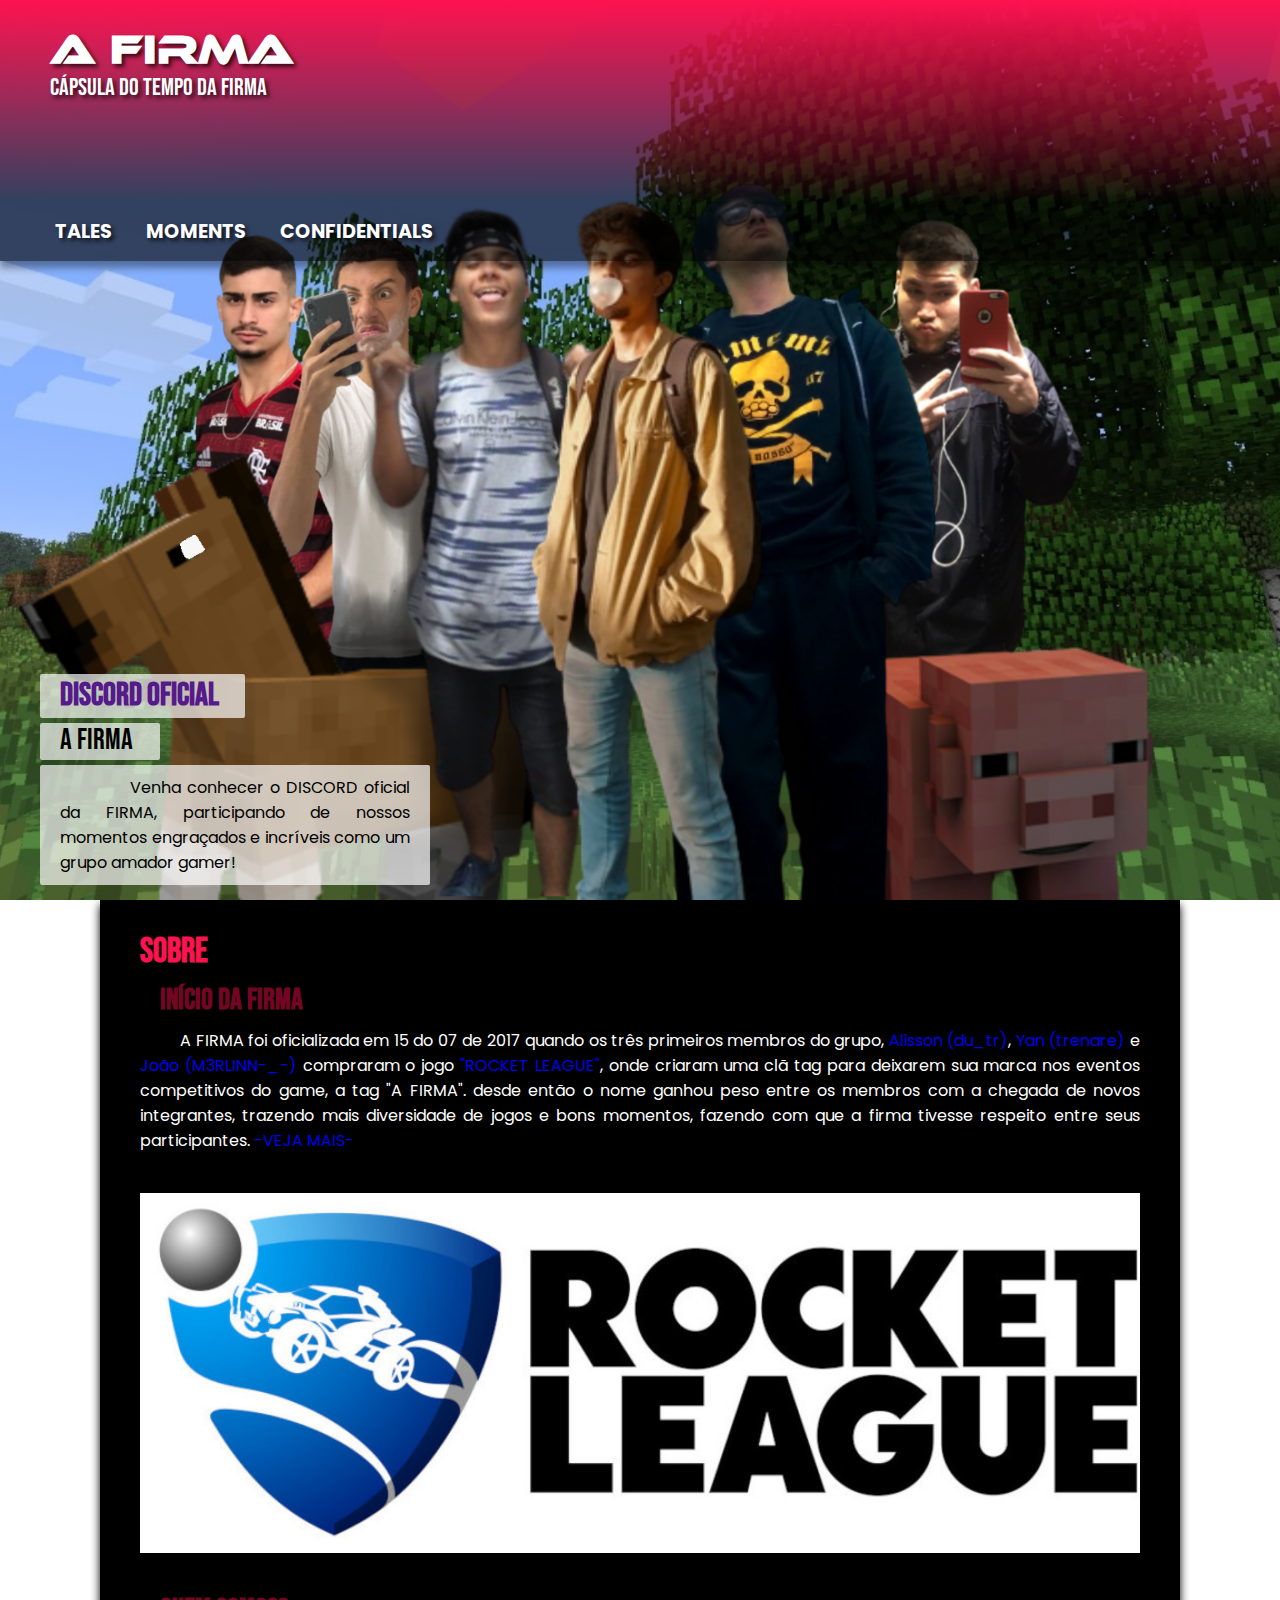
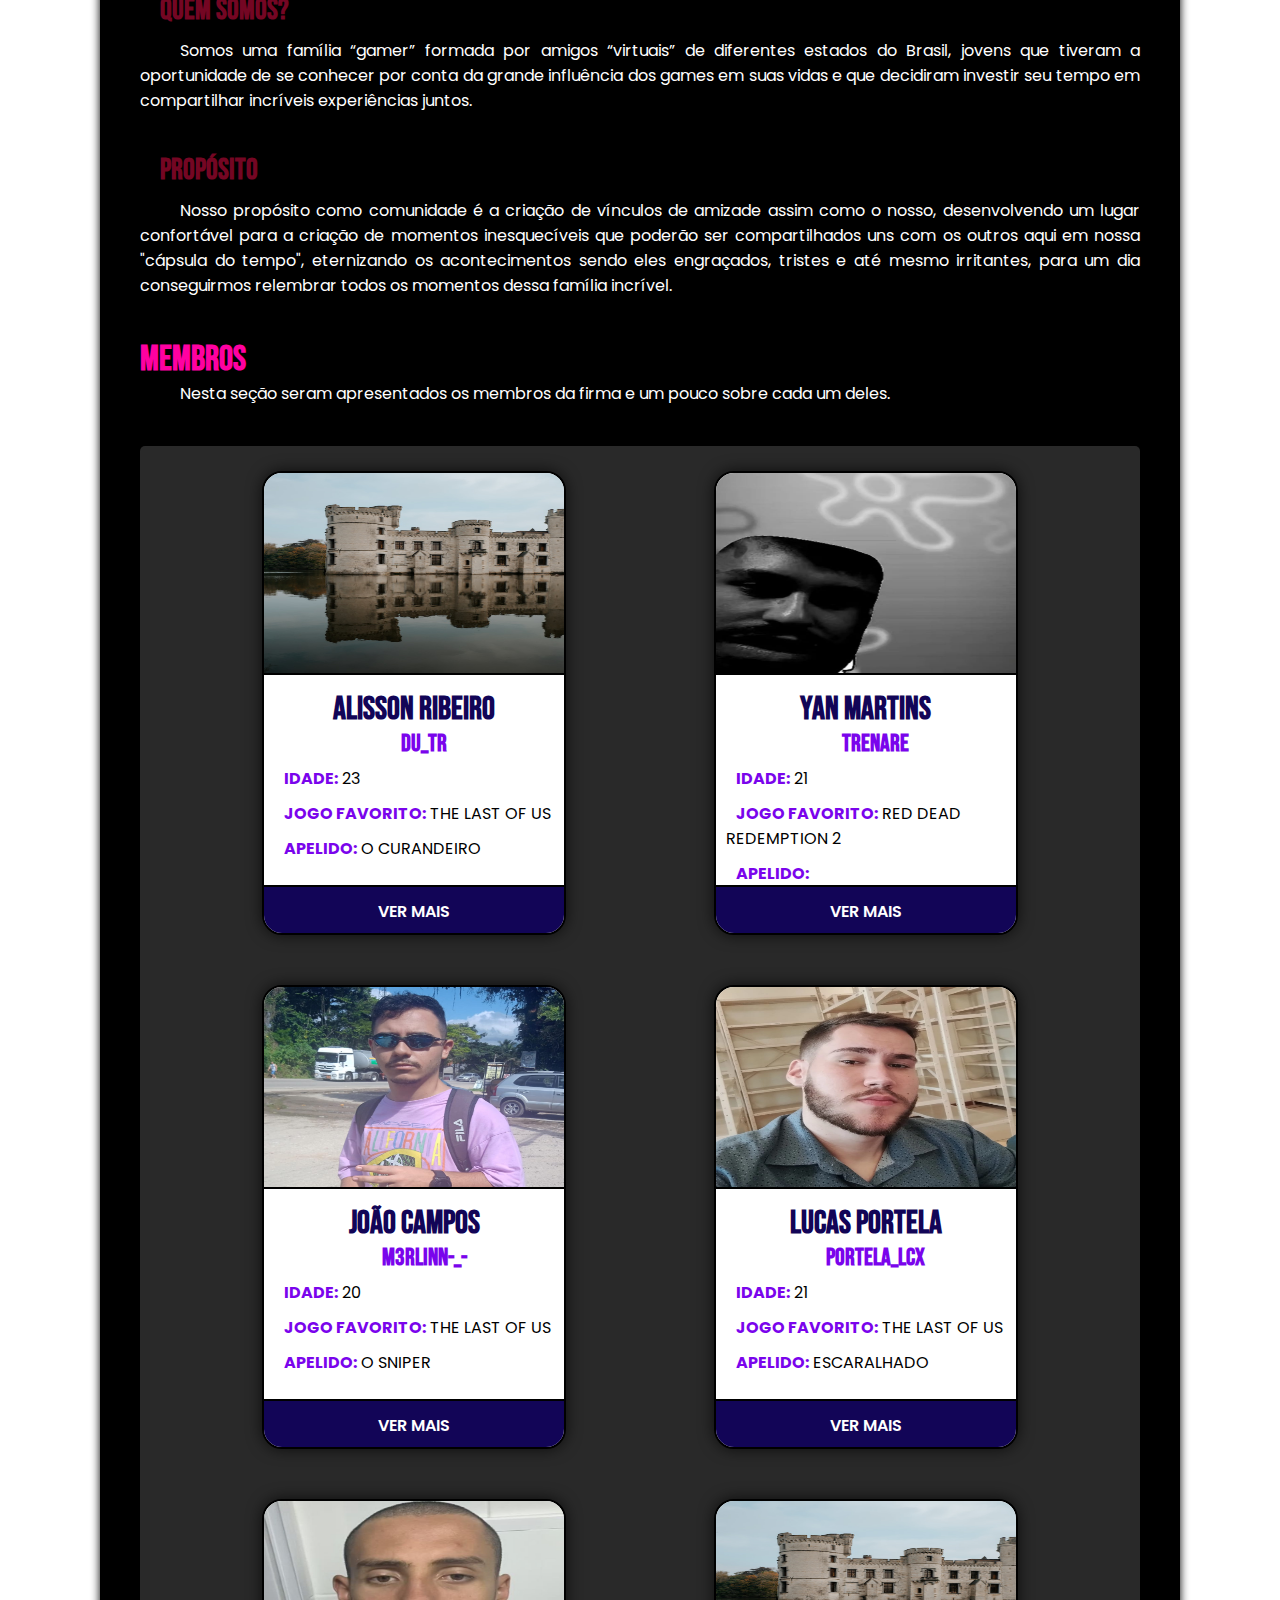
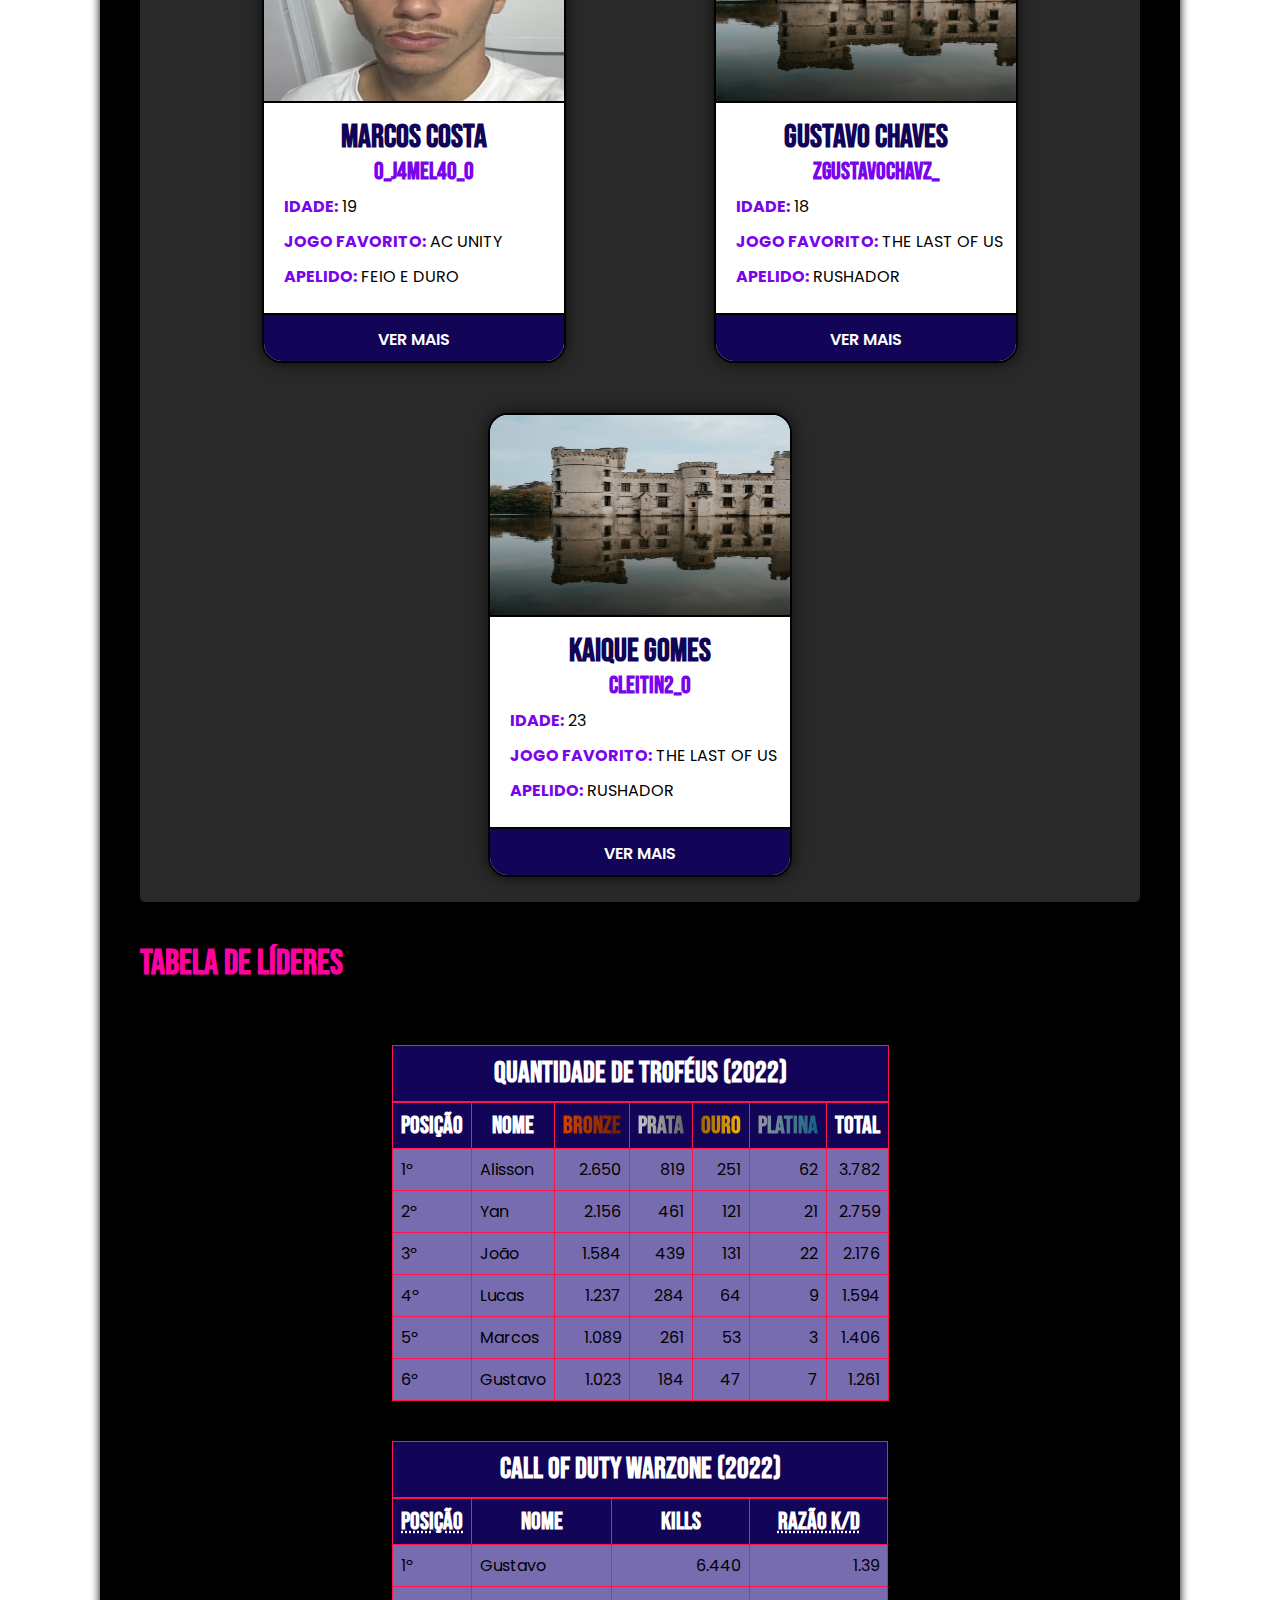
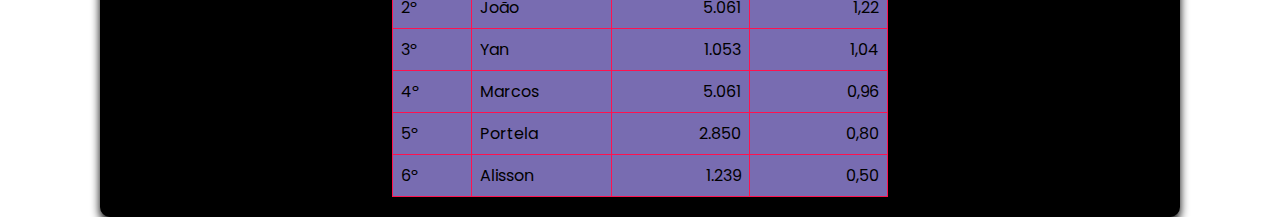
<file: index.html>
<!DOCTYPE html>
<html lang="pt-br">
<head>
    <meta charset="UTF-8">
    <meta http-equiv="X-UA-Compatible" content="IE=edge">
    <meta name="viewport" content="width=device-width, initial-scale=1.0">
    <title>A FIRMA</title>
    <link href="https://fonts.googleapis.com/icon?family=Material+Icons" rel="stylesheet">
    <link rel="stylesheet" href="./estilo/style.css">
</head>
<body>
    <div id="cabeçalho">
        <header>
            <h1>A FIRMA</h1>
            <p>Cápsula do tempo da FIRMA</p>
        </header>
        <i id="menu" class="material-icons" onclick="clickMenu()">menu</i>
        <menu id="itens">
            <nav>
                <ul>
                    <li><a href="paginas/tales.html">TALES</a></li>
                    <li><a href="">MOMENTS</a></li>
                    <li><a href="">CONFIDENTIALS</a></li>
                </ul>
            </nav>
        </menu>
        
        
        <section id="discord">
                <h1><a href="">DISCORD OFICIAL</a></h1>
                <h2>A FIRMA</h2>
                <p >Venha conhecer o DISCORD oficial da FIRMA, participando de nossos momentos engraçados e incríveis como um grupo amador gamer!</p>
        </section>
    </div>
    <main>
        <section class="conteudo">
            <h1 >SOBRE</h1>
        
                <h2>INÍCIO DA FIRMA</h2>
        
                    <p>A FIRMA foi oficializada em 15 do 07 de 2017 quando os três primeiros membros do grupo, <a href="paginas/du-tr.html">Alisson (du_tr)</a>, <a href="paginas/trenare.html">Yan (trenare)</a> e <a href="paginas/m3rlinn-_-.html">João (M3RLINN-_-)</a> compraram o jogo <a href="https://www.rocketleague.com/" target="_blank">"ROCKET LEAGUE"</a>, onde criaram uma clã tag para deixarem sua marca nos eventos competitivos do game, a tag "A FIRMA". desde então o nome ganhou peso entre os membros com a chegada de novos integrantes, trazendo mais diversidade de jogos e bons momentos, fazendo com que a firma tivesse respeito entre seus participantes. <a href="paginas/tales.html">-VEJA MAIS-</a></p>

                
                    <abbr title="Autor: Psyonix, Inc.">
                        <a href="http://www.rocketleaguegame.com/" target="_blank">
                            <picture>
                                <source media="(max-width: 600px )" srcset="imagens/Rocket_League_escudo.jpeg" class="pequena">
                                <img src="imagens/Rocket_League_logo.jpeg" alt="Logo do game ROCKET LEAGUE." class="grande">
                            </picture>
                        </a>
                    </abbr>
                
        
                <h2>QUEM SOMOS?</h2>
        
                    <p>Somos uma família “gamer” formada por amigos “virtuais” de diferentes estados do Brasil, jovens que tiveram a oportunidade de se conhecer por conta da grande influência dos games em suas vidas e que decidiram investir seu tempo em compartilhar incríveis experiências juntos.</p>
        
                <h2>PROPÓSITO</h2>
        
                    <p>Nosso propósito como comunidade é a criação de vínculos de amizade assim como o nosso, desenvolvendo um lugar confortável para a criação de momentos inesquecíveis que poderão ser compartilhados uns com os outros aqui em nossa "cápsula do tempo", eternizando os acontecimentos sendo eles engraçados, tristes e até mesmo irritantes, para um dia conseguirmos relembrar todos os momentos dessa família incrível.</p>
        </section>
        
        <section id="cards">
            <h1 class="conteudo">MEMBROS</h1>

            <p class="conteudo">Nesta seção seram apresentados os membros da firma e um pouco sobre cada um deles. </p>
        
                <section class="membros">
                    <div class="container">
                        <!--card 1-->
                        <div class="card card-1">
                            <!--card header-->
                            <div class="card-header">
                                <img src="imagens/pexels-laura-paredis-13095218.jpg" alt="" class="card-img">
                            </div>
                            <!--card header-->
                            <!--card body-->
                            <div class="card-body">
                                <h1 class="card-nome">ALISSON RIBEIRO</h1>
                                <h2 class="card-nickname">du_tr</h2>
                                <p class="card-info"><strong class="card-info">IDADE:</strong> 23</p>
                                <p class="card-info"><strong class="card-info">JOGO FAVORITO:</strong> THE LAST OF US</p>
                                <p class="card-info"><strong class="card-info">APELIDO:</strong> O CURANDEIRO</p>
                            </div>
                            <!--card body-->
                            <!--card footer-->
                            <div class="card-footer">
                                <a href="paginas/du-tr.html">VER MAIS</a>
                            </div>
                            <!--card footer-->
                        </div>
                        <!--card 1-->
                        <!--card 2-->
                        <div class="card card-2">
                            <!--card header-->
                            <div class="card-header">
                                <img src="imagens/yancard.jpeg" alt="" class="card-img" id="yan">
                            </div>
                            <!--card header-->
                            <!--card body-->
                            <div class="card-body">
                                <h1 class="card-nome">YAN MARTINS</h1>
                                <h2 class="card-nickname">trenare</h2>
                                <p class="card-info"><strong class="card-info">IDADE:</strong> 21</p>
                                <p class="card-info"><strong class="card-info">JOGO FAVORITO:</strong> RED DEAD REDEMPTION 2</p>
                                <p class="card-info"><strong class="card-info">APELIDO:</strong> </p>
                            </div>
                            <!--card body-->
                            <!--card footer-->
                            <div class="card-footer">
                                <a href="paginas/trenare.html">VER MAIS</a>
                            </div>
                            <!--card footer-->
                        </div>
                        <!--card 2-->
                        <!--card 3-->
                        <div class="card card-3">
                            <!--card header-->
                            <div class="card-header">
                                <img src="imagens/joaocard.jpeg" alt="" class="card-img" id="joao">
                            </div>
                            <!--card header-->
                            <!--card body-->
                            <div class="card-body">
                                <h1 class="card-nome">JOÃO CAMPOS</h1>
                                <h2 class="card-nickname">M3RLINN-_-</h2>
                                <p class="card-info"><strong class="card-info">IDADE:</strong> 20</p>
                                <p class="card-info"><strong class="card-info">JOGO FAVORITO:</strong> THE LAST OF US</p>
                                <p class="card-info"><strong class="card-info">APELIDO:</strong> O SNIPER</p>
                            </div>
                            <!--card body-->
                            <!--card footer-->
                            <div class="card-footer">
                                <a href="paginas/m3rlinn-_-.html">VER MAIS</a>
                            </div>
                            <!--card footer-->
                        </div>
                        <!--card 3-->
                        <!--card 4-->
                        <div class="card card-4">
                            <!--card header-->
                            <div class="card-header">
                                <img src="imagens/portelacard.jpeg" class="card-img" id="portela">
                            </div>
                            <!--card header-->
                            <!--card body-->
                            <div class="card-body">
                                <h1 class="card-nome">LUCAS PORTELA</h1>
                                <h2 class="card-nickname">Portela_LCX</h2>
                                <p class="card-info"><strong class="card-info">IDADE:</strong> 21</p>
                                <p class="card-info"><strong class="card-info">JOGO FAVORITO:</strong> THE LAST OF US</p>
                                <p class="card-info"><strong class="card-info">APELIDO:</strong> ESCARALHADO</p>
                            </div>
                            <!--card body-->
                            <!--card footer-->
                            <div class="card-footer">
                                <a href="paginas/Portela_LCX.html">VER MAIS</a>
                            </div>
                            <!--card footer-->
                        </div>
                        <!--card 4-->
                        <!--card 5-->
                        <div class="card card-5">
                            <!--card header-->
                            <div class="card-header">
                                <img src="imagens/marcoscard.jpeg" class="card-img" id="marcos">
                            </div>
                            <!--card header-->
                            <!--card body-->
                            <div class="card-body">
                                <h1 class="card-nome">MARCOS COSTA</h1>
                                <h2 class="card-nickname">o_J4MEL4O_o</h2>
                                <p class="card-info"><strong class="card-info">IDADE:</strong> 19</p>
                                <p class="card-info"><strong class="card-info">JOGO FAVORITO:</strong> AC UNITY</p>
                                <p class="card-info"><strong class="card-info">APELIDO:</strong> FEIO E DURO</p>
                            </div>
                            <!--card body-->
                            <!--card footer-->
                            <div class="card-footer">
                                <a href="#">VER MAIS</a>
                            </div>
                            <!--card footer-->
                        </div>
                        <!--card 5-->
                        <!--card 6-->
                        <div class="card card-6">
                            <!--card header-->
                            <div class="card-header">
                                <img src="imagens/pexels-laura-paredis-13095218.jpg" alt="" class="card-img">
                            </div>
                            <!--card header-->
                            <!--card body-->
                            <div class="card-body">
                                <h1 class="card-nome">GUSTAVO CHAVES</h1>
                                <h2 class="card-nickname">zGustavoChavz_</h2>
                                <p class="card-info"><strong class="card-info">IDADE:</strong> 18</p>
                                <p class="card-info"><strong class="card-info">JOGO FAVORITO:</strong> THE LAST OF US </p>
                                <p class="card-info"><strong class="card-info">APELIDO:</strong> RUSHADOR</p>
                            </div>
                            <!--card body-->
                            <!--card footer-->
                            <div class="card-footer">
                                <a href="paginas/zGustavoChavz_.html">VER MAIS</a>
                            </div>
                            <!--card footer-->
                        </div>
                        <!--card 6-->
                        <!--card 7-->
                        <div class="card card-6">
                            <!--card header-->
                            <div class="card-header">
                                <img src="imagens/pexels-laura-paredis-13095218.jpg" alt="" class="card-img" id="kaique">
                            </div>
                            <!--card header-->
                            <!--card body-->
                            <div class="card-body">
                                <h1 class="card-nome">KAIQUE GOMES</h1>
                                <h2 class="card-nickname">CLEITIN2_0</h2>
                                <p class="card-info"><strong class="card-info">IDADE:</strong> 23</p>
                                <p class="card-info"><strong class="card-info">JOGO FAVORITO:</strong> THE LAST OF US </p>
                                <p class="card-info"><strong class="card-info">APELIDO:</strong> RUSHADOR</p>
                            </div>
                            <!--card body-->
                            <!--card footer-->
                            <div class="card-footer">
                                <a href="paginas/CLEITIN2_0.html">VER MAIS</a>
                            </div>
                            <!--card footer-->
                        </div>
                        <!--card 7-->
                    
                    </div>
                </section>
        </section>

        <section id="rank">
            <h1 class="conteudo">Tabela de líderes</h1>
            
            <div class="tabelas">
                <div class="tabelagrande">
                    <table id="trofeuspsn">
                        <caption>QUANTIDADE DE TROFÉUS (2022)</caption>
                        <thead>
                            <tr>
                                <th scope="col">Posição</th>
                                <th scope="col">Nome</th>
                                <th scope="col" id="bronze">BRONZE</a></th>
                                <th scope="col" id="prata">PRATA</a></th>
                                <th scope="col" id="ouro">OURO</th>
                                <th scope="col" id="platina">PLATINA</th>
                                <th scope="col">TOTAL</th>
                            </tr>
                        </thead>
                    
                        <tbody>
                            <tr>
                                <td>1º</td>
                                <td><a href="paginas/du-tr.html">Alisson</a></td>
                                <td class="num">2.650</td>
                                <td class="num">819</td>
                                <td class="num">251</td>
                                <td class="num">62</td>
                                <td class="num">3.782</td>
                            </tr>
                            <tr>
                                <td>2º</td>
                                <td><a href="paginas/trenare.html">Yan</a></td>
                                <td class="num">2.156</td>
                                <td class="num">461</td>
                                <td class="num">121</td>
                                <td class="num">21</td>
                                <td class="num">2.759</td>
                            </tr>
                            <tr>
                                <td>3º</td>
                                <td><a href="paginas/m3rlinn-_-.html">João</a></td>
                                <td class="num">1.584</td>
                                <td class="num">439</td>
                                <td class="num">131</td>
                                <td class="num">22</td>
                                <td class="num">2.176</td>
                            </tr>
                            <tr>
                                <td>4º</td>
                                <td>Lucas</td>
                                <td class="num">1.237</td>
                                <td class="num">284</td>
                                <td class="num">64</td>
                                <td class="num">9</td>
                                <td class="num">1.594</td>
                            </tr>
                            <tr>
                                <td>5º</td>
                                <td>Marcos</td>
                                <td class="num">1.089</td>
                                <td class="num">261</td>
                                <td class="num">53</td>
                                <td class="num">3</td>
                                <td class="num">1.406</td>
                            </tr>
                            <tr>
                                <td>6º</td>
                                <td>Gustavo</td>
                                <td class="num">1.023</td>
                                <td class="num">184</td>
                                <td class="num">47</td>
                                <td class="num">7</td>
                                <td class="num">1.261</td>
                            </tr>
                        </tbody>
                    </table>
                </div>
                <div class="tabelagrande">
                    <table id="cod">
                        <caption>Call of Duty Warzone (2022)</caption>
                        <thead>
                            <th scope="col"><abbr title="A posição foi definida se baseando na razão">Posição</abbr></th>
                            <th scope="col" style="width:123px">Nome</th>
                            <th scope="col" style="width:121px">Kills</th>
                            <th scope="col" style="width:121px"><abbr title="Razão de Kill(matou)/Death(morreu)">Razão K/D</abbr></th>
                        </thead>
                        <tbody>
                            <tr>
                                <td>1º</td>
                                <td>Gustavo</td>
                                <td class="num">6.440</td>
                                <td class="num">1.39</td>
                            </tr>
                            <tr>
                                <td>2º</td>
                                <td>João</td>
                                <td class="num">5.061</td>
                                <td class="num">1,22</td>
                            </tr>
                            <tr>
                                <td>3º</td>
                                <td>Yan</td>
                                <td class="num">1.053</td>
                                <td class="num">1,04</td>
                            </tr>
                            <tr>
                                <td>4º</td>
                                <td>Marcos</td>
                                <td class="num">5.061</td>
                                <td class="num">0,96</td>
                            </tr>
                            <tr>
                                <td>5º</td>
                                <td>Portela</td>
                                <td class="num">2.850</td>
                                <td class="num">0,80</td>
                            </tr>
                            <tr>
                                <td>6º</td>
                                <td>Alisson</td>
                                <td class="num">1.239</td>
                                <td class="num">0,50</td>
                            </tr>
                        </tbody>
                    </table>
                </div>
            </div>

        </section>
    </main>
    <footer>
        <p>
            
        </p>
    </footer>
    
    <script>
        function clickMenu(){
            if(itens.style.display == 'block'){
                itens.style.display = 'none'
            } else {
                itens.style.display = 'block'
            }
        }
    </script>
    
</body>
</html>
</file>
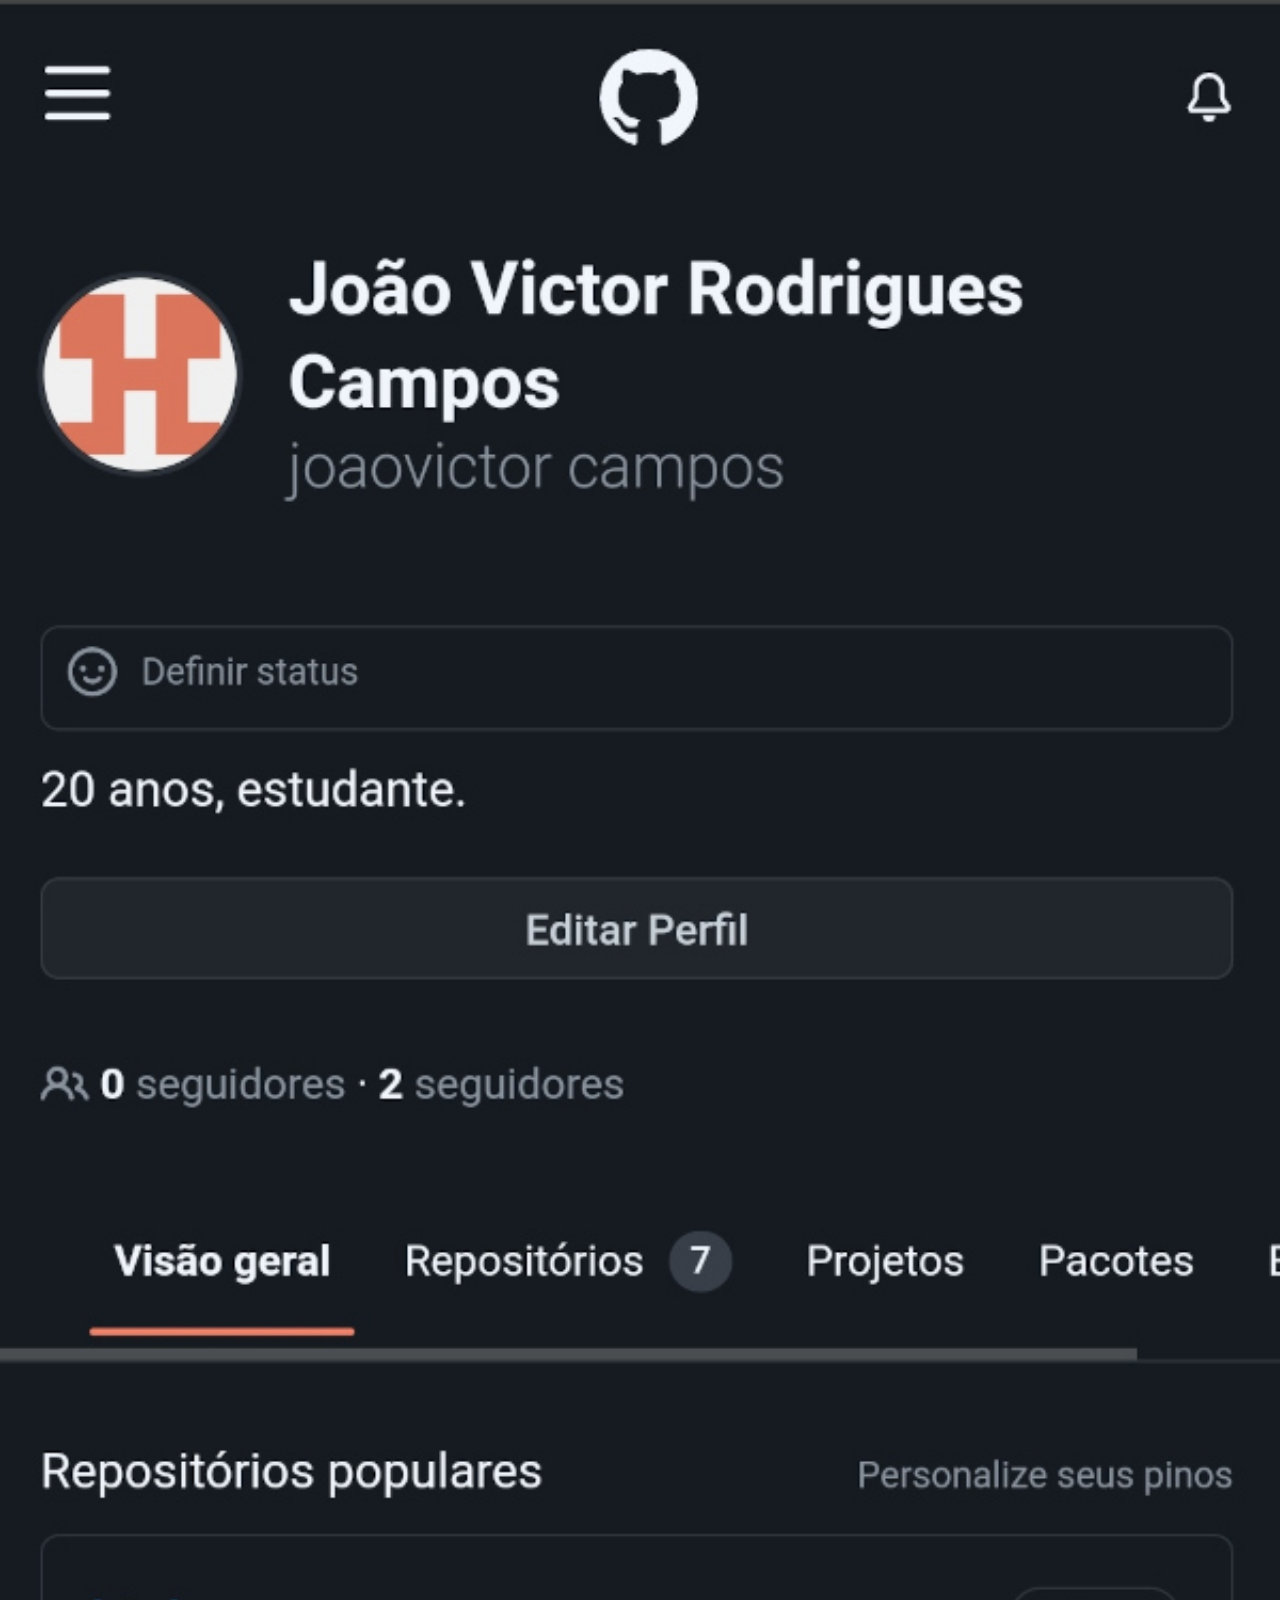
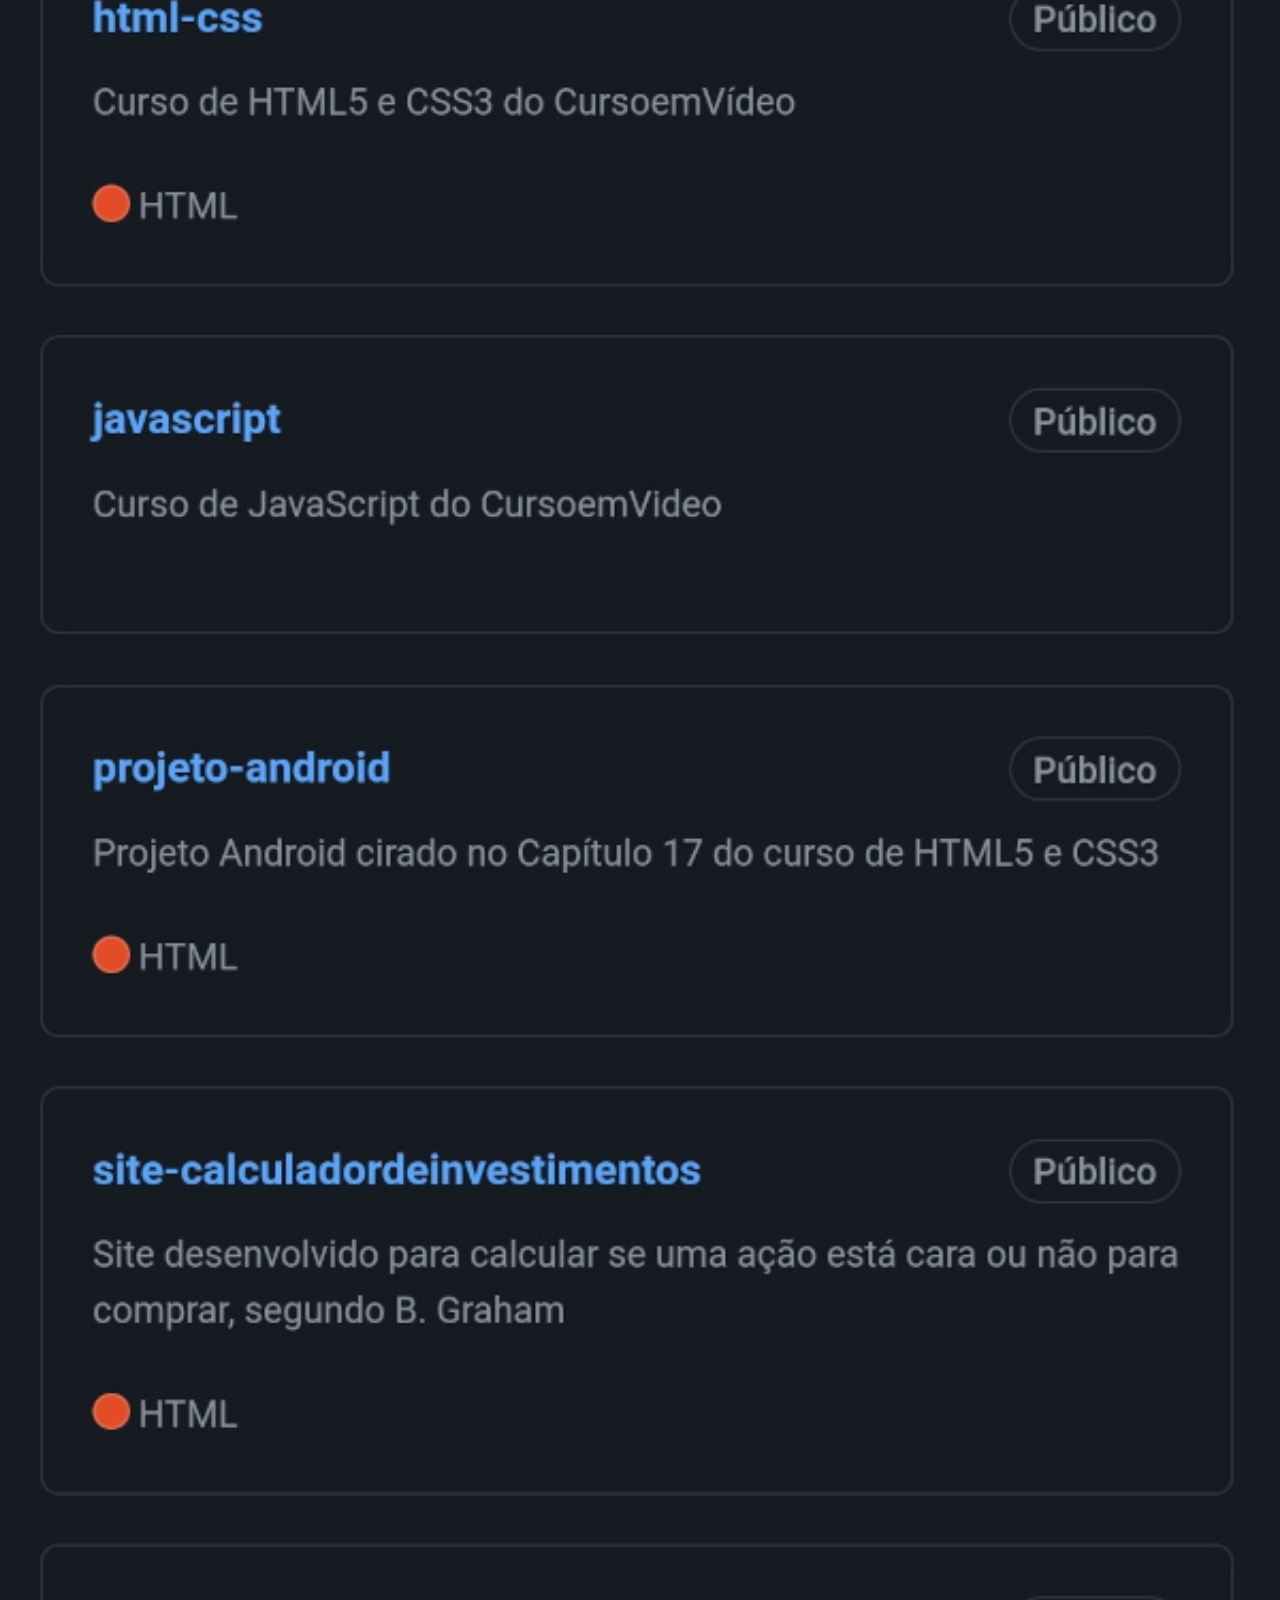
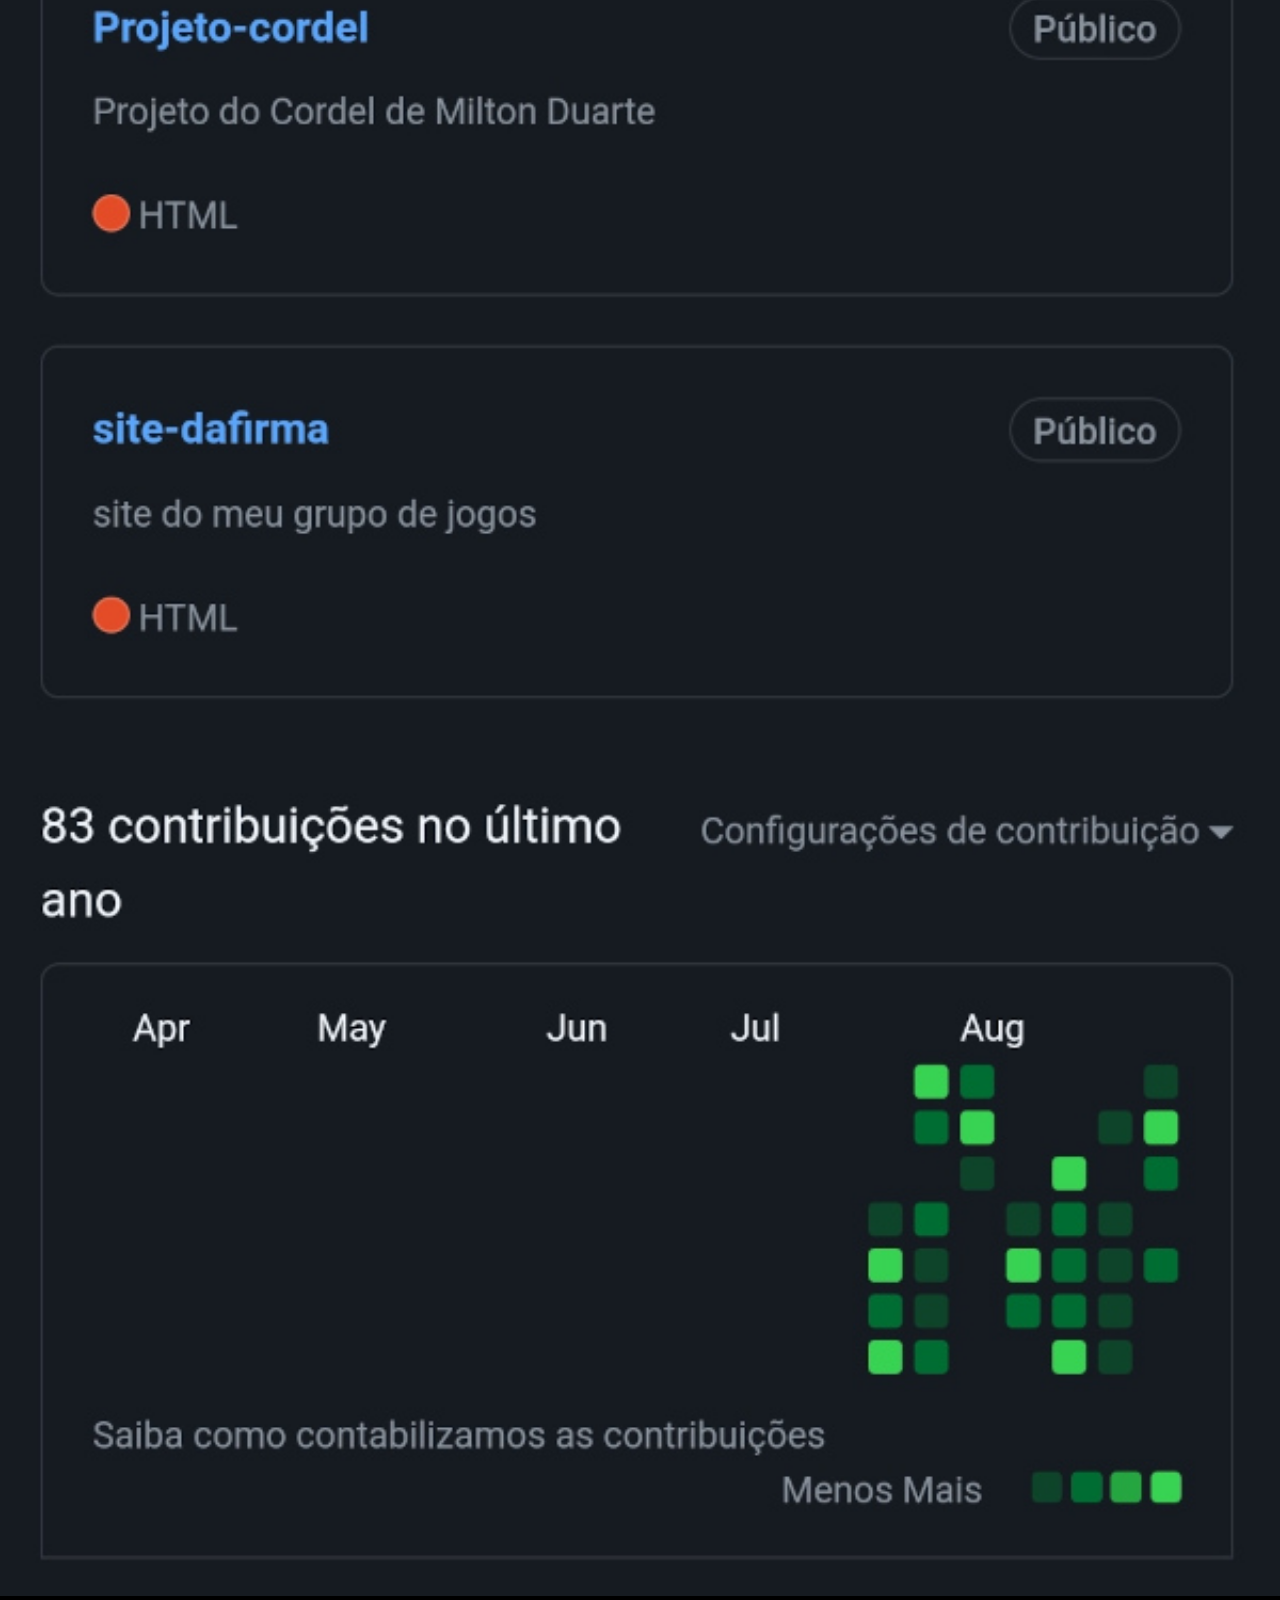
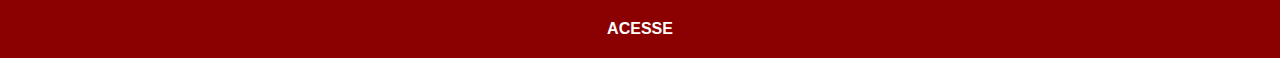
<file: paginas iframe/github-joao.html>
<!DOCTYPE html>
<html lang="pt-br">
<head>
    <meta charset="UTF-8">
    <meta http-equiv="X-UA-Compatible" content="IE=edge">
    <meta name="viewport" content="width=device-width, initial-scale=1.0">
    <title>Instagram João</title>
    <link rel="stylesheet" href="../estilo/social.css">
</head>
<body>
    <img src="../imagens/GITHUB-joão.jpg" alt="Tela instagram">
    <a href="https://github.com/joaovictorcampos" target="_blank">ACESSE</a>
    
</body>
</html>
</file>
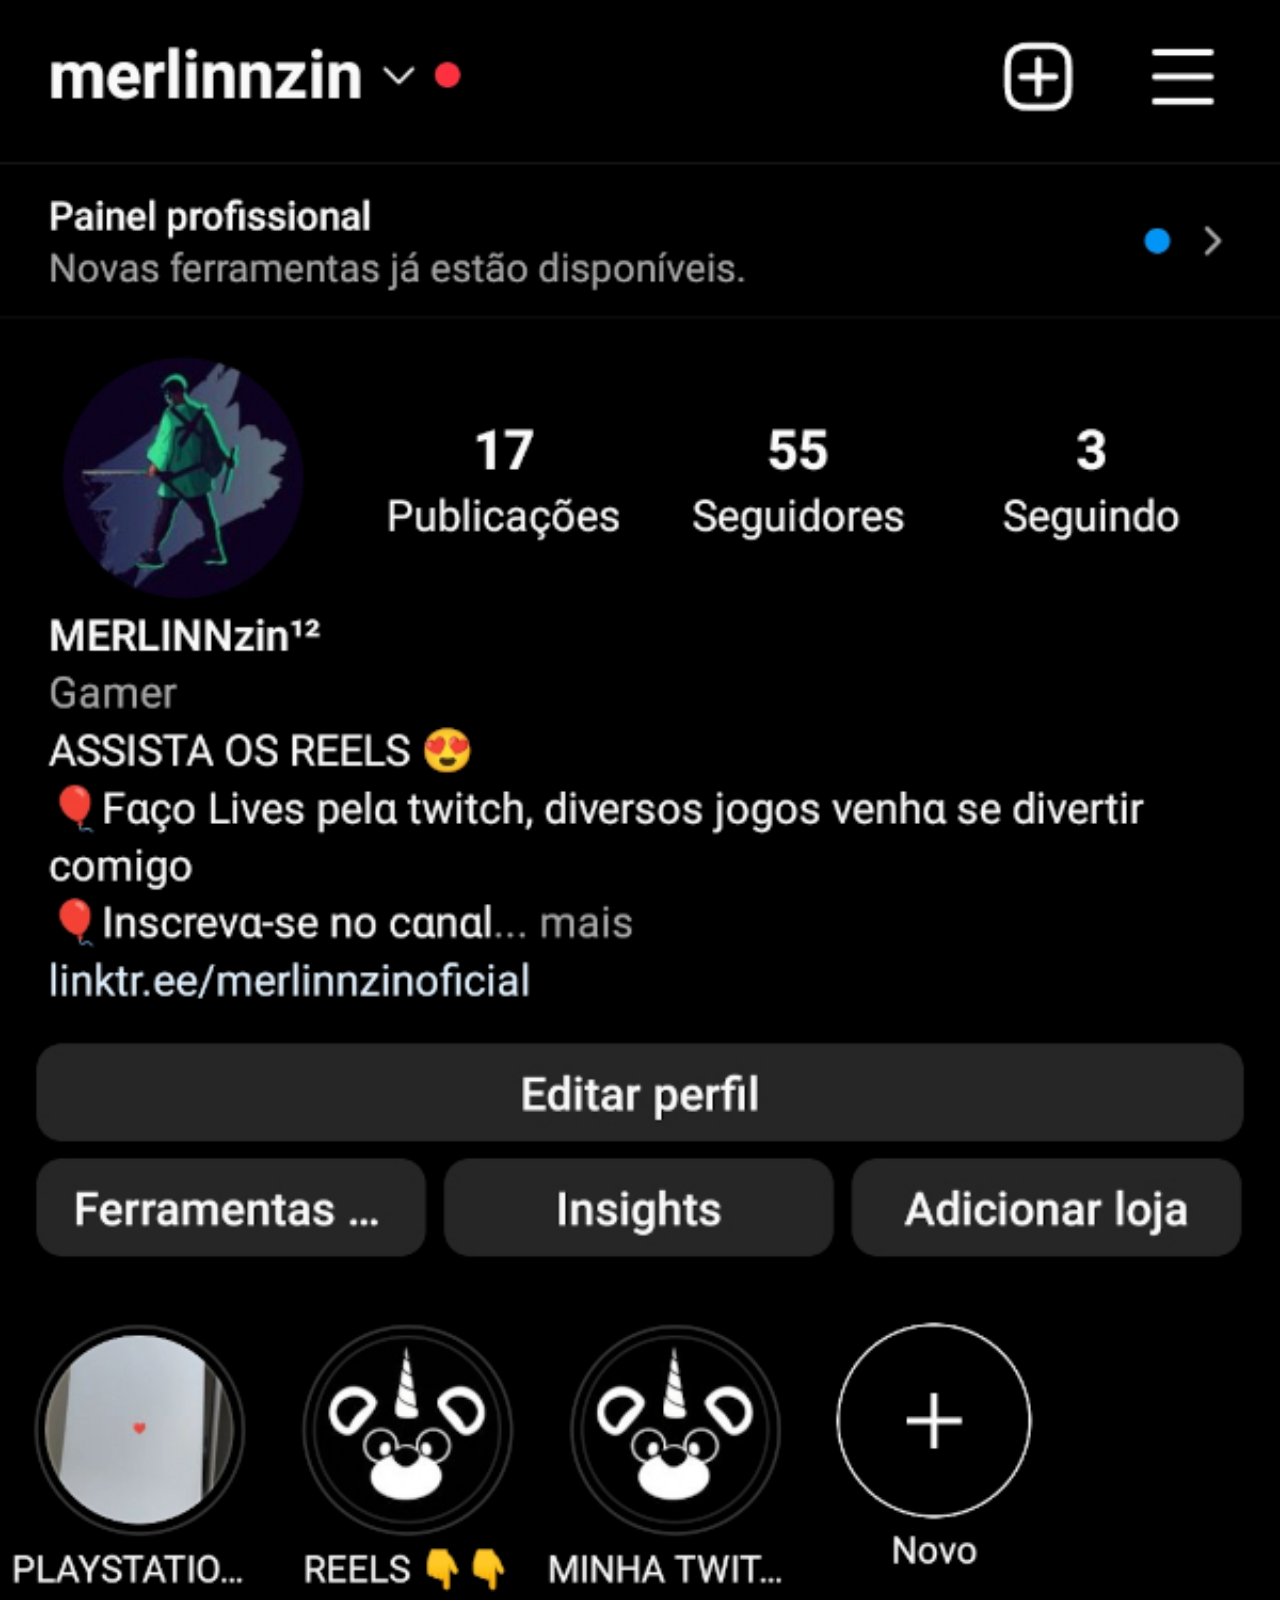
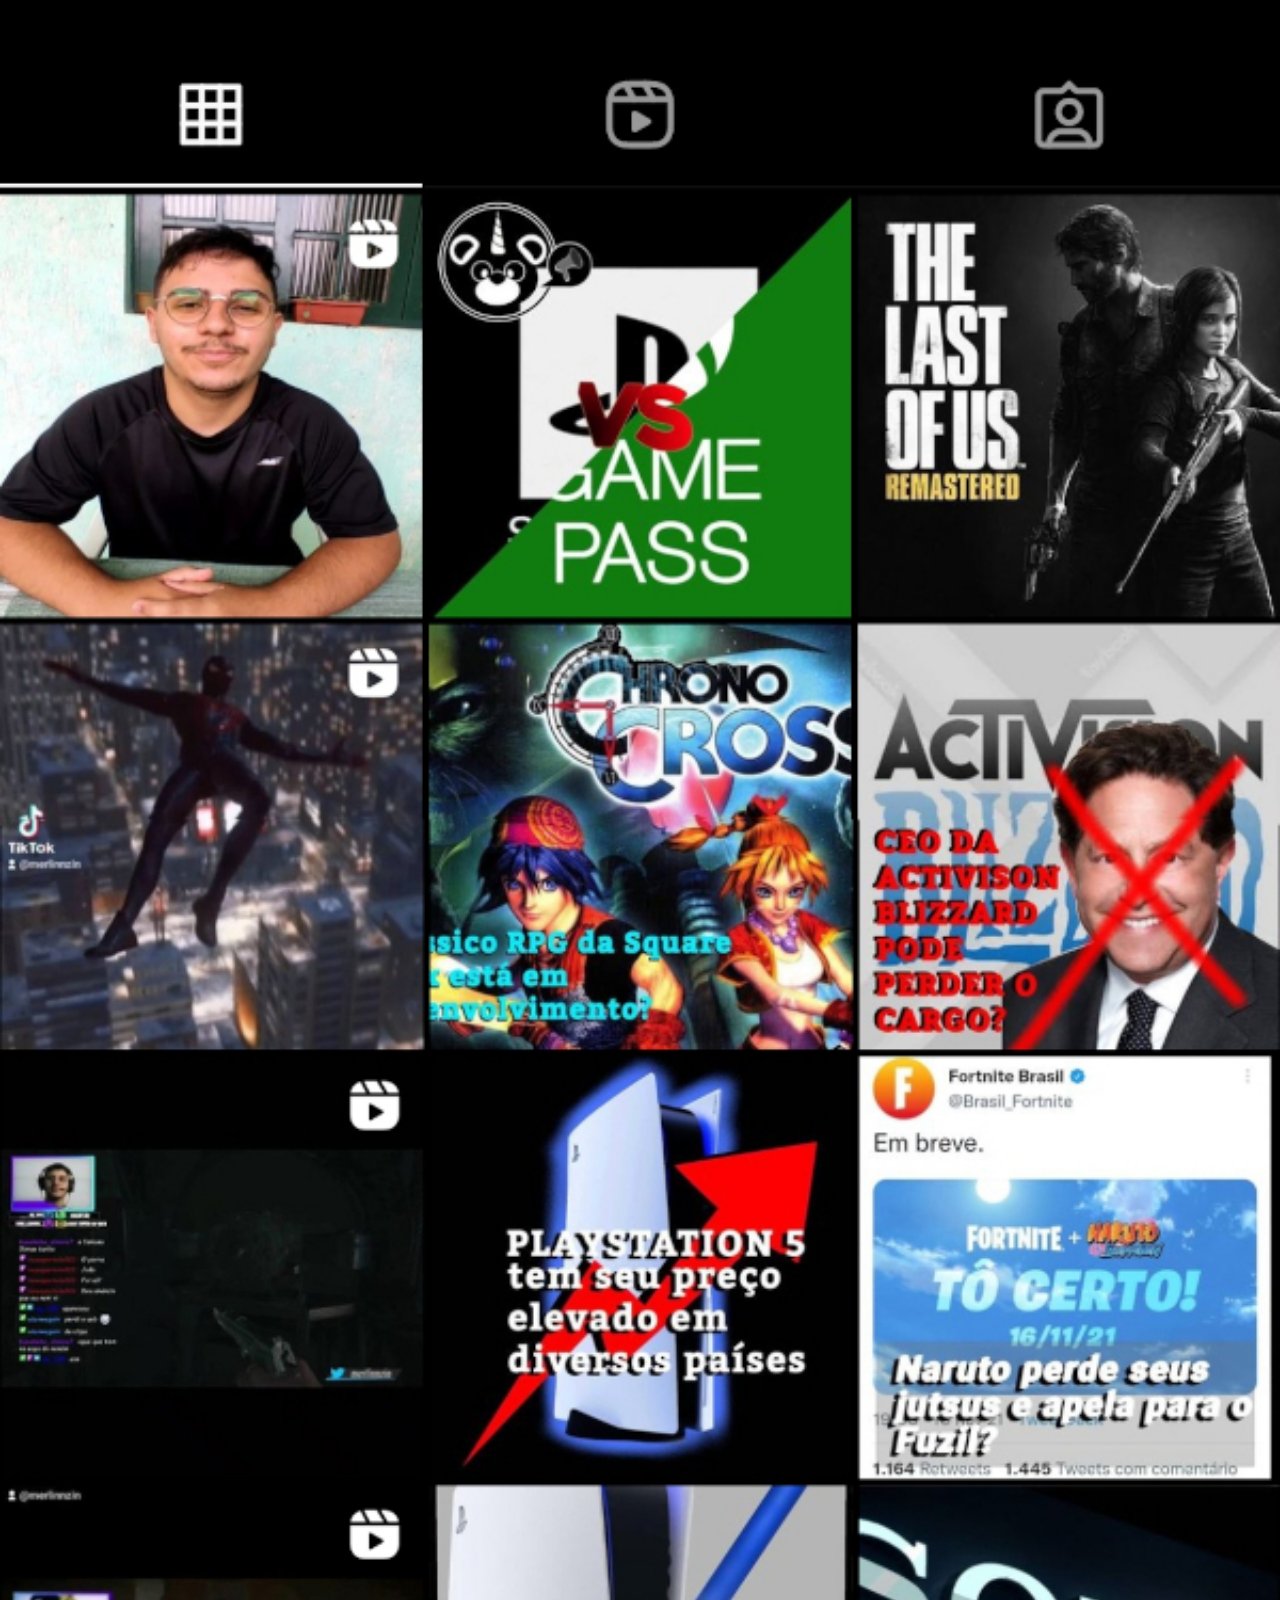
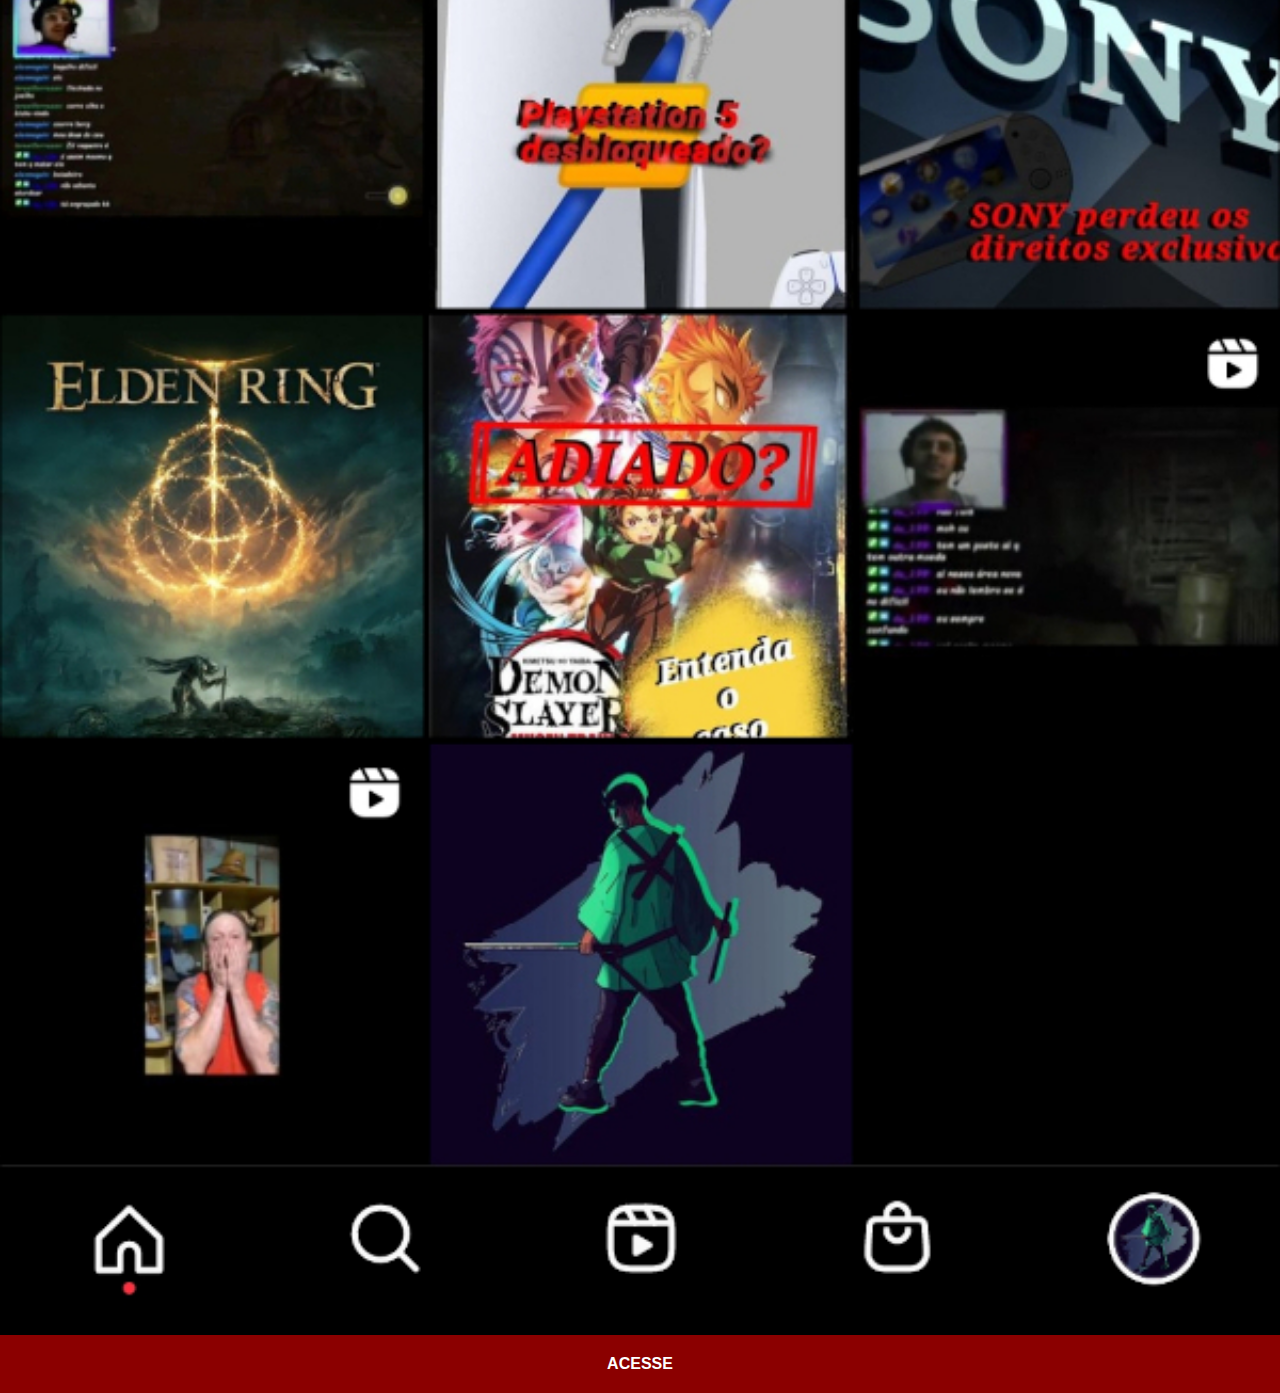
<file: paginas iframe/instagram-joao.html>
<!DOCTYPE html>
<html lang="pt-br">
<head>
    <meta charset="UTF-8">
    <meta http-equiv="X-UA-Compatible" content="IE=edge">
    <meta name="viewport" content="width=device-width, initial-scale=1.0">
    <title>Instagram João</title>
    <link rel="stylesheet" href="../estilo/social.css">
</head>
<body>
    <img src="../imagens/INSTAGRAM-joão.jpg" alt="Tela instagram">
    <a href="https://www.instagram.com/merlinnzin/" target="_blank">ACESSE</a>
    
</body>
</html>
</file>
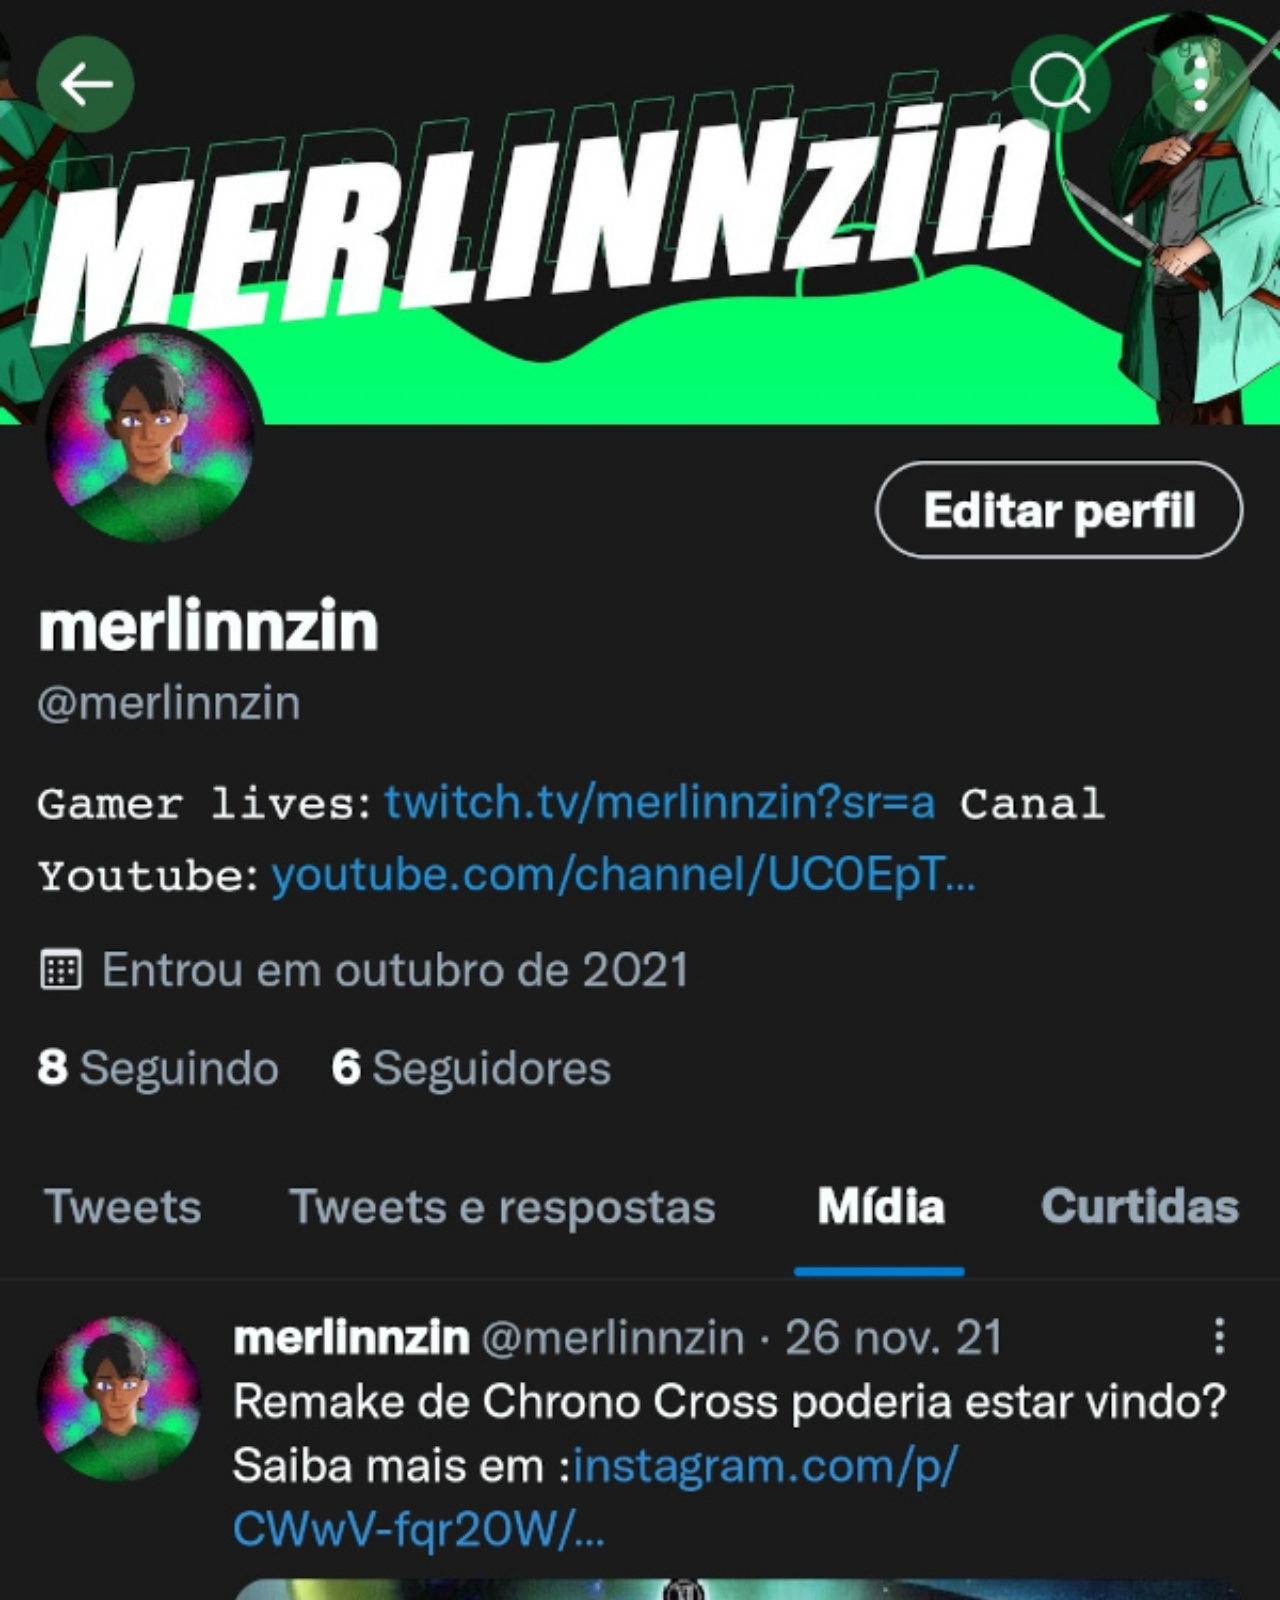
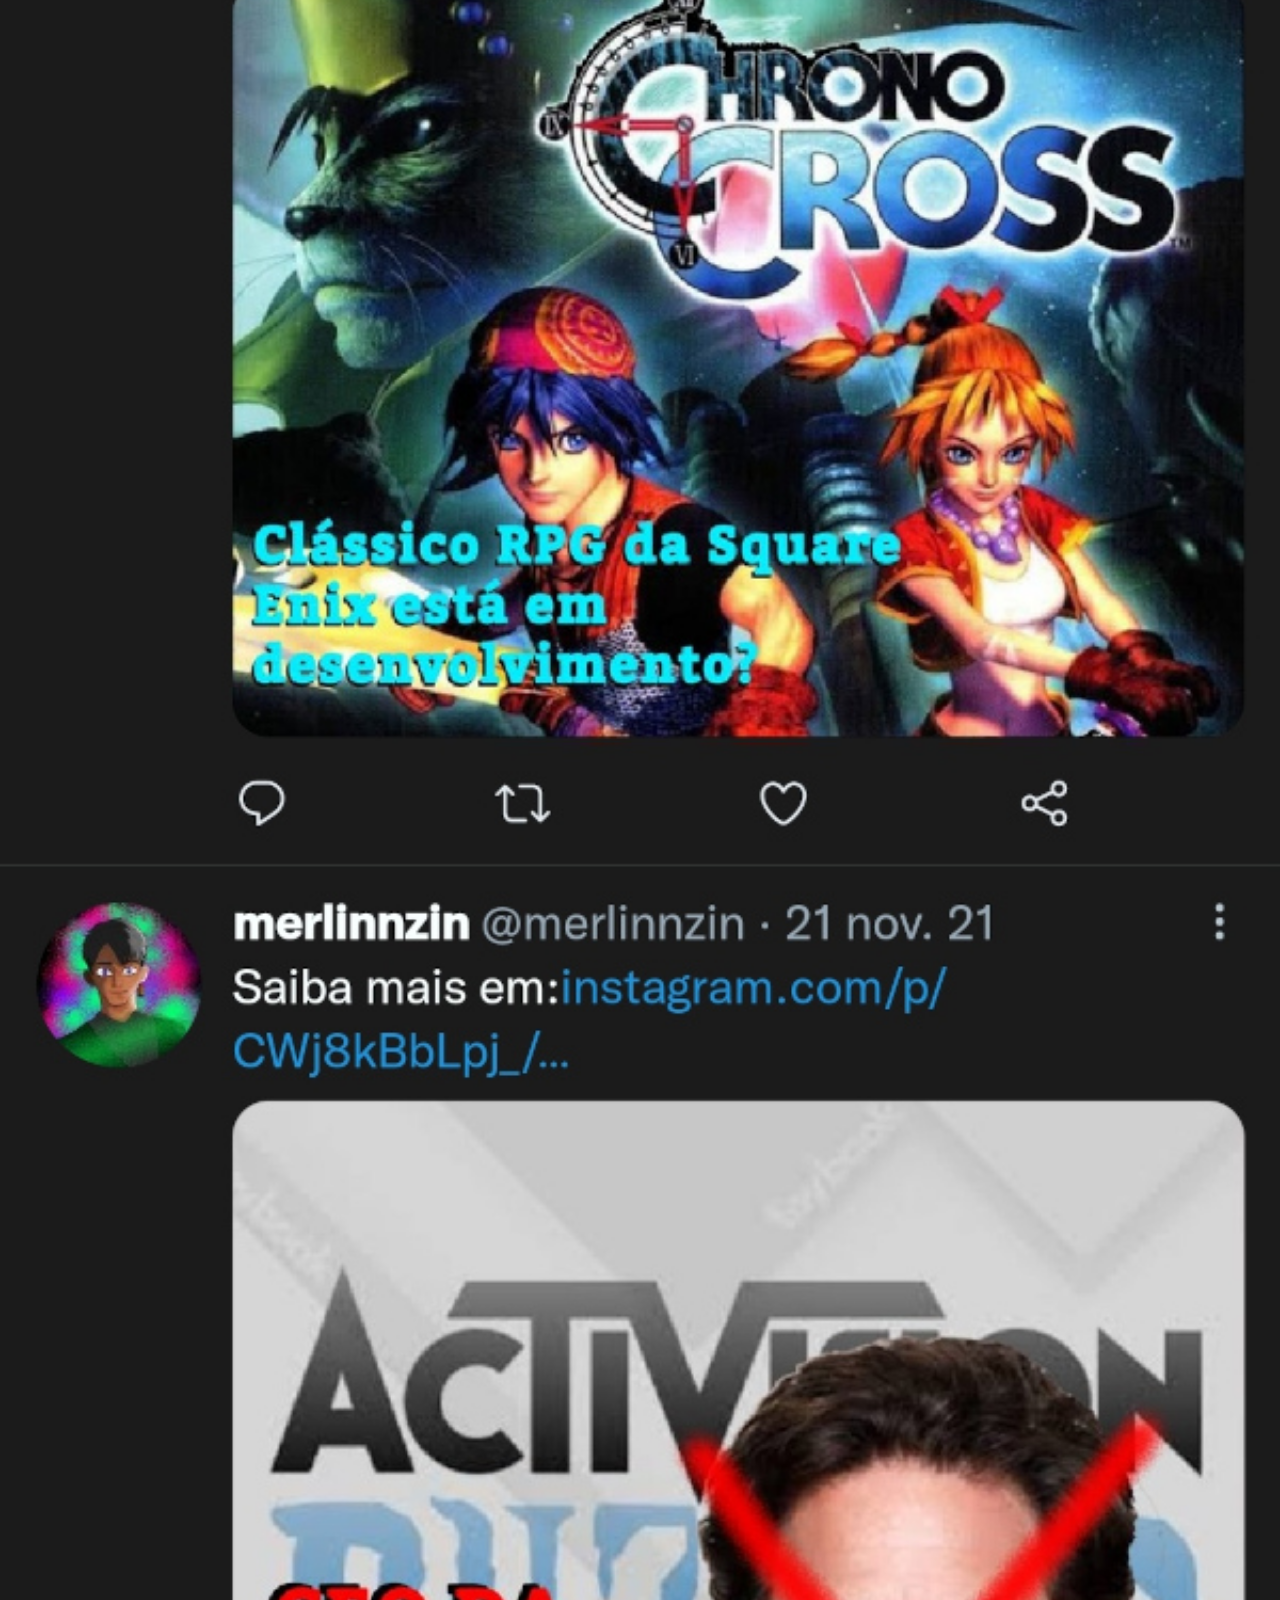
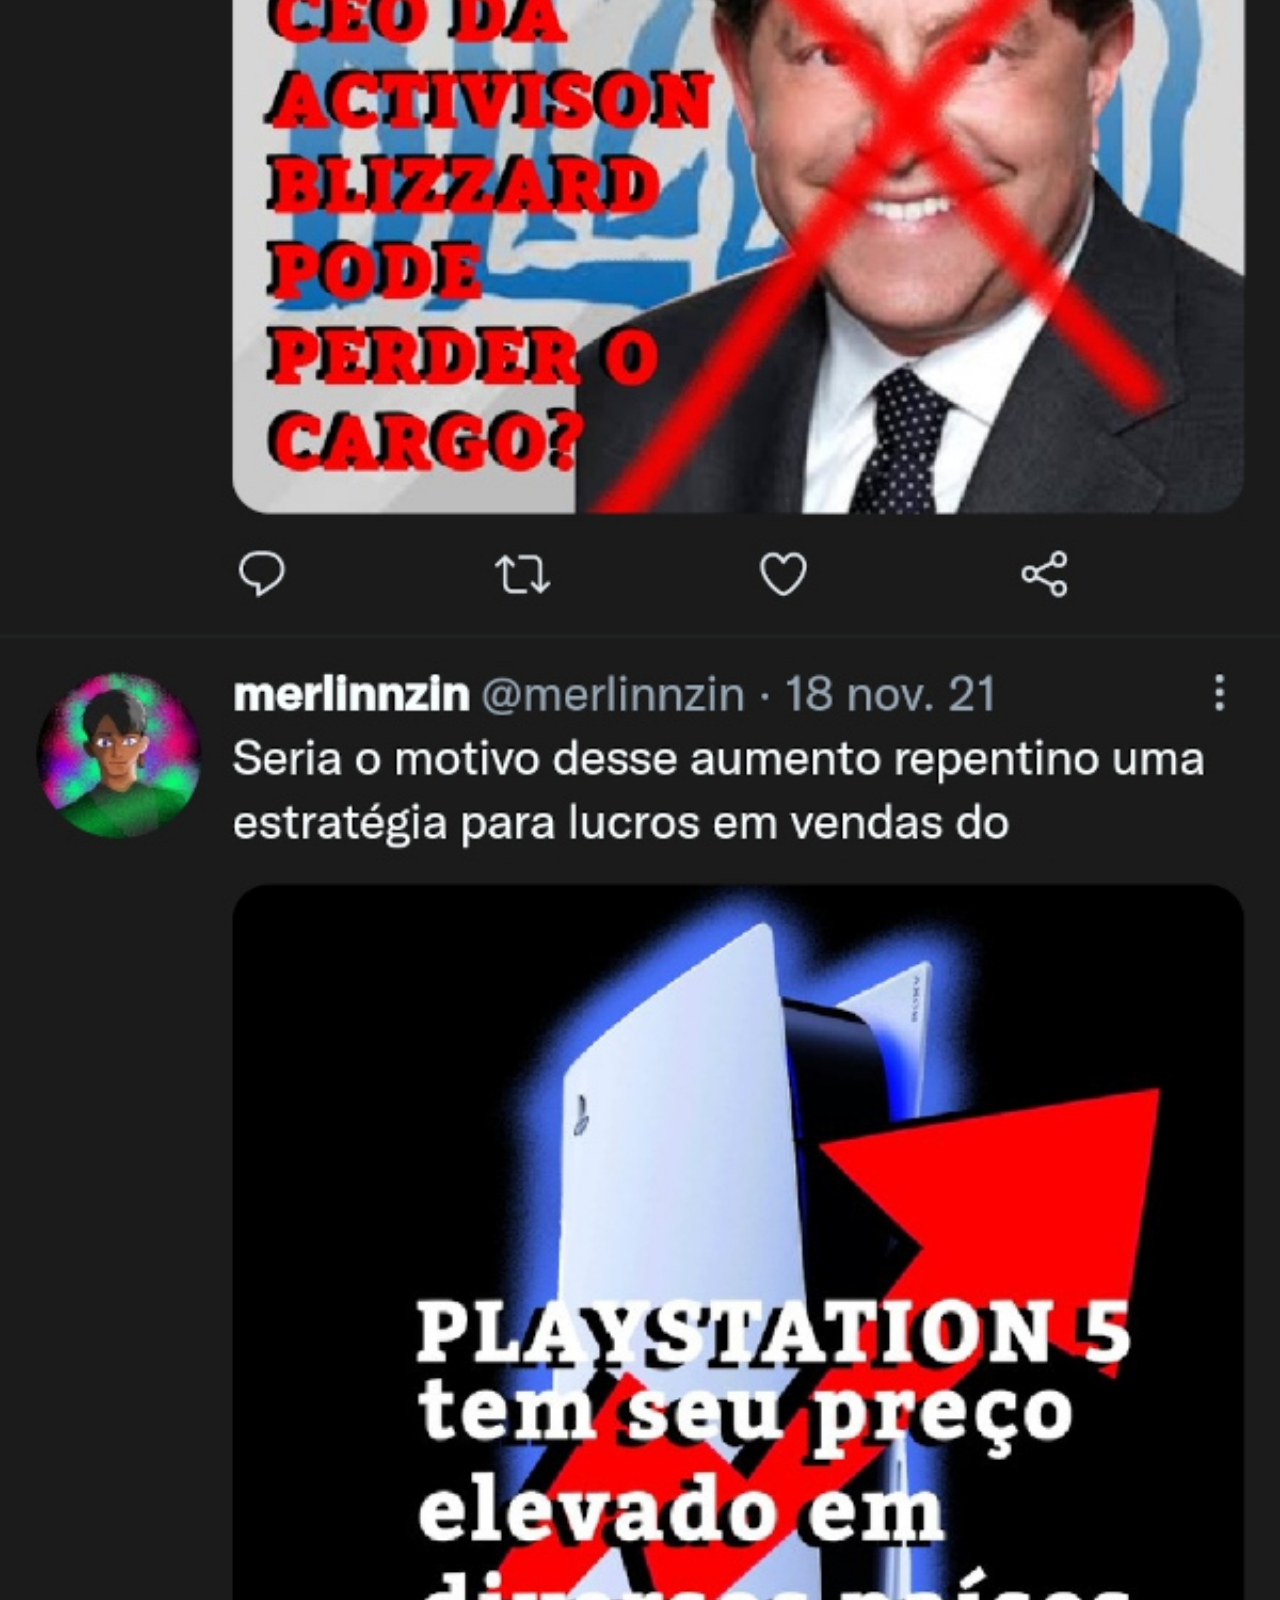
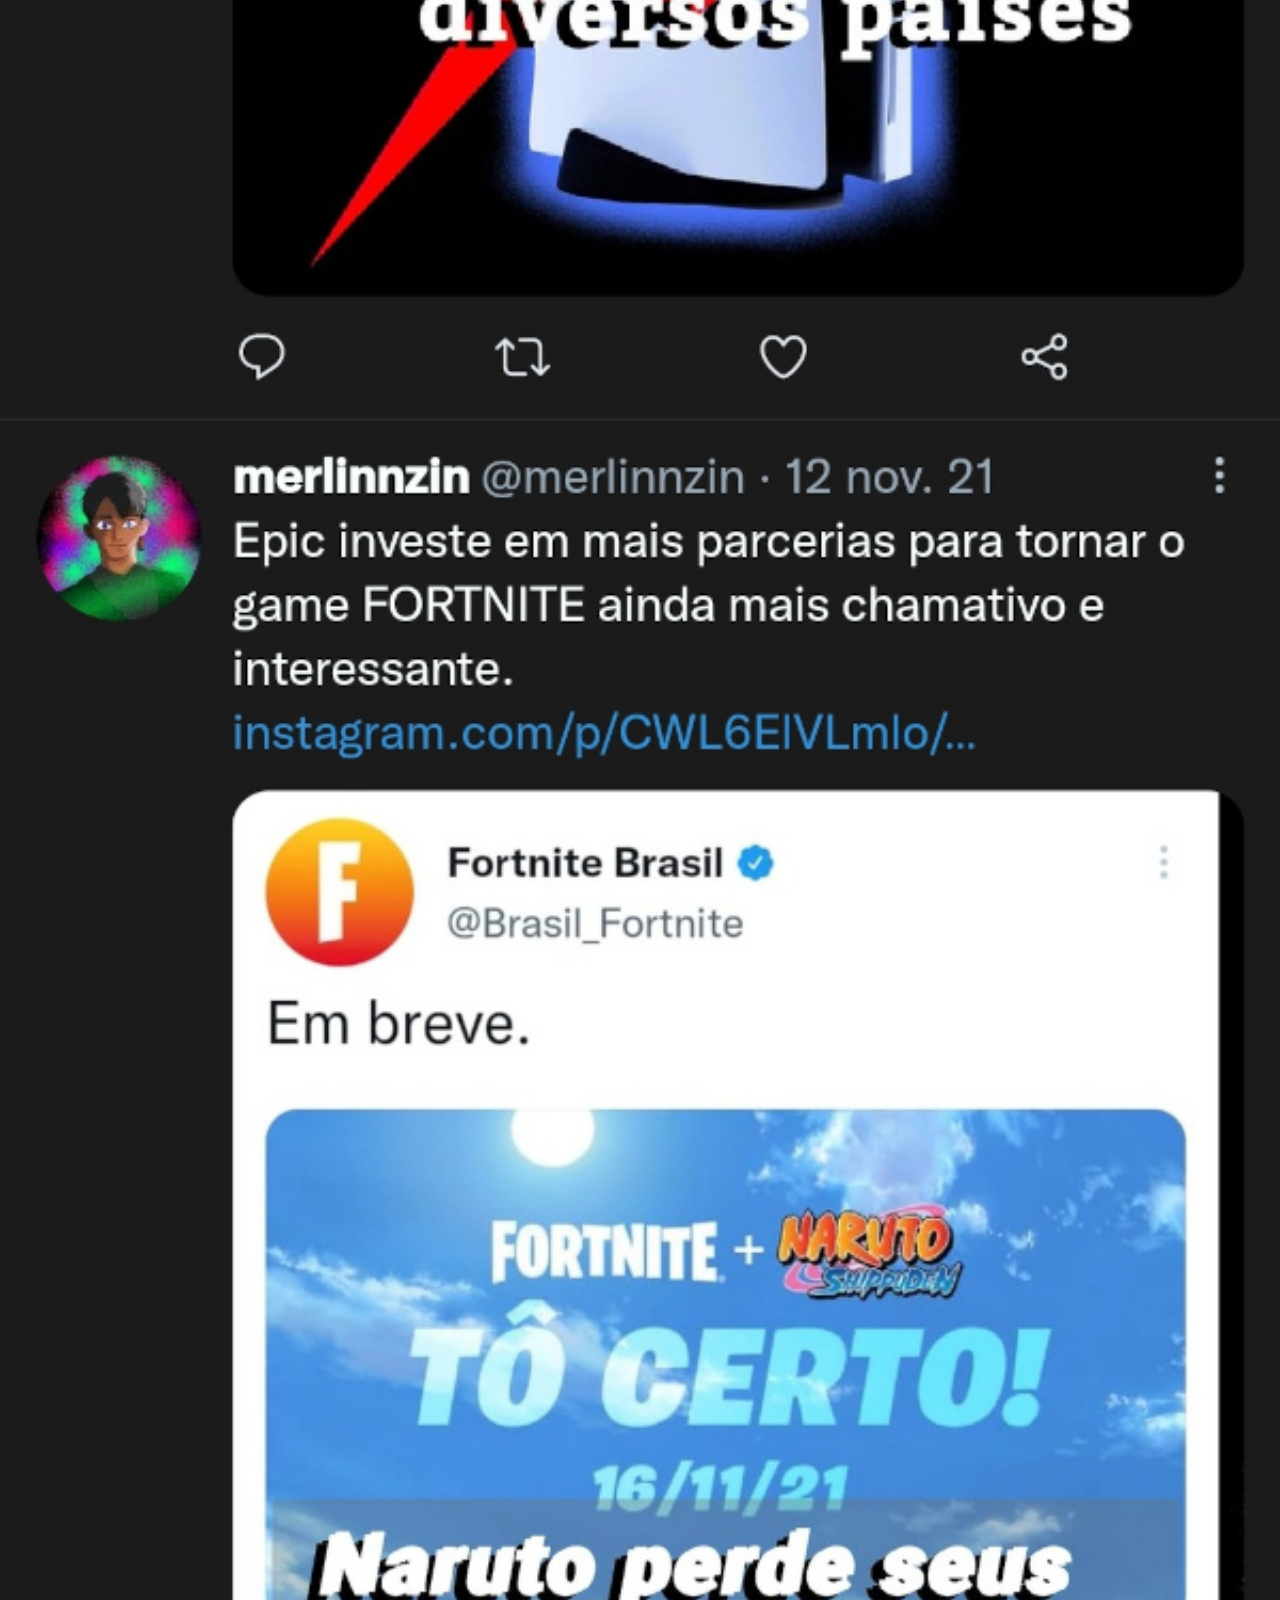
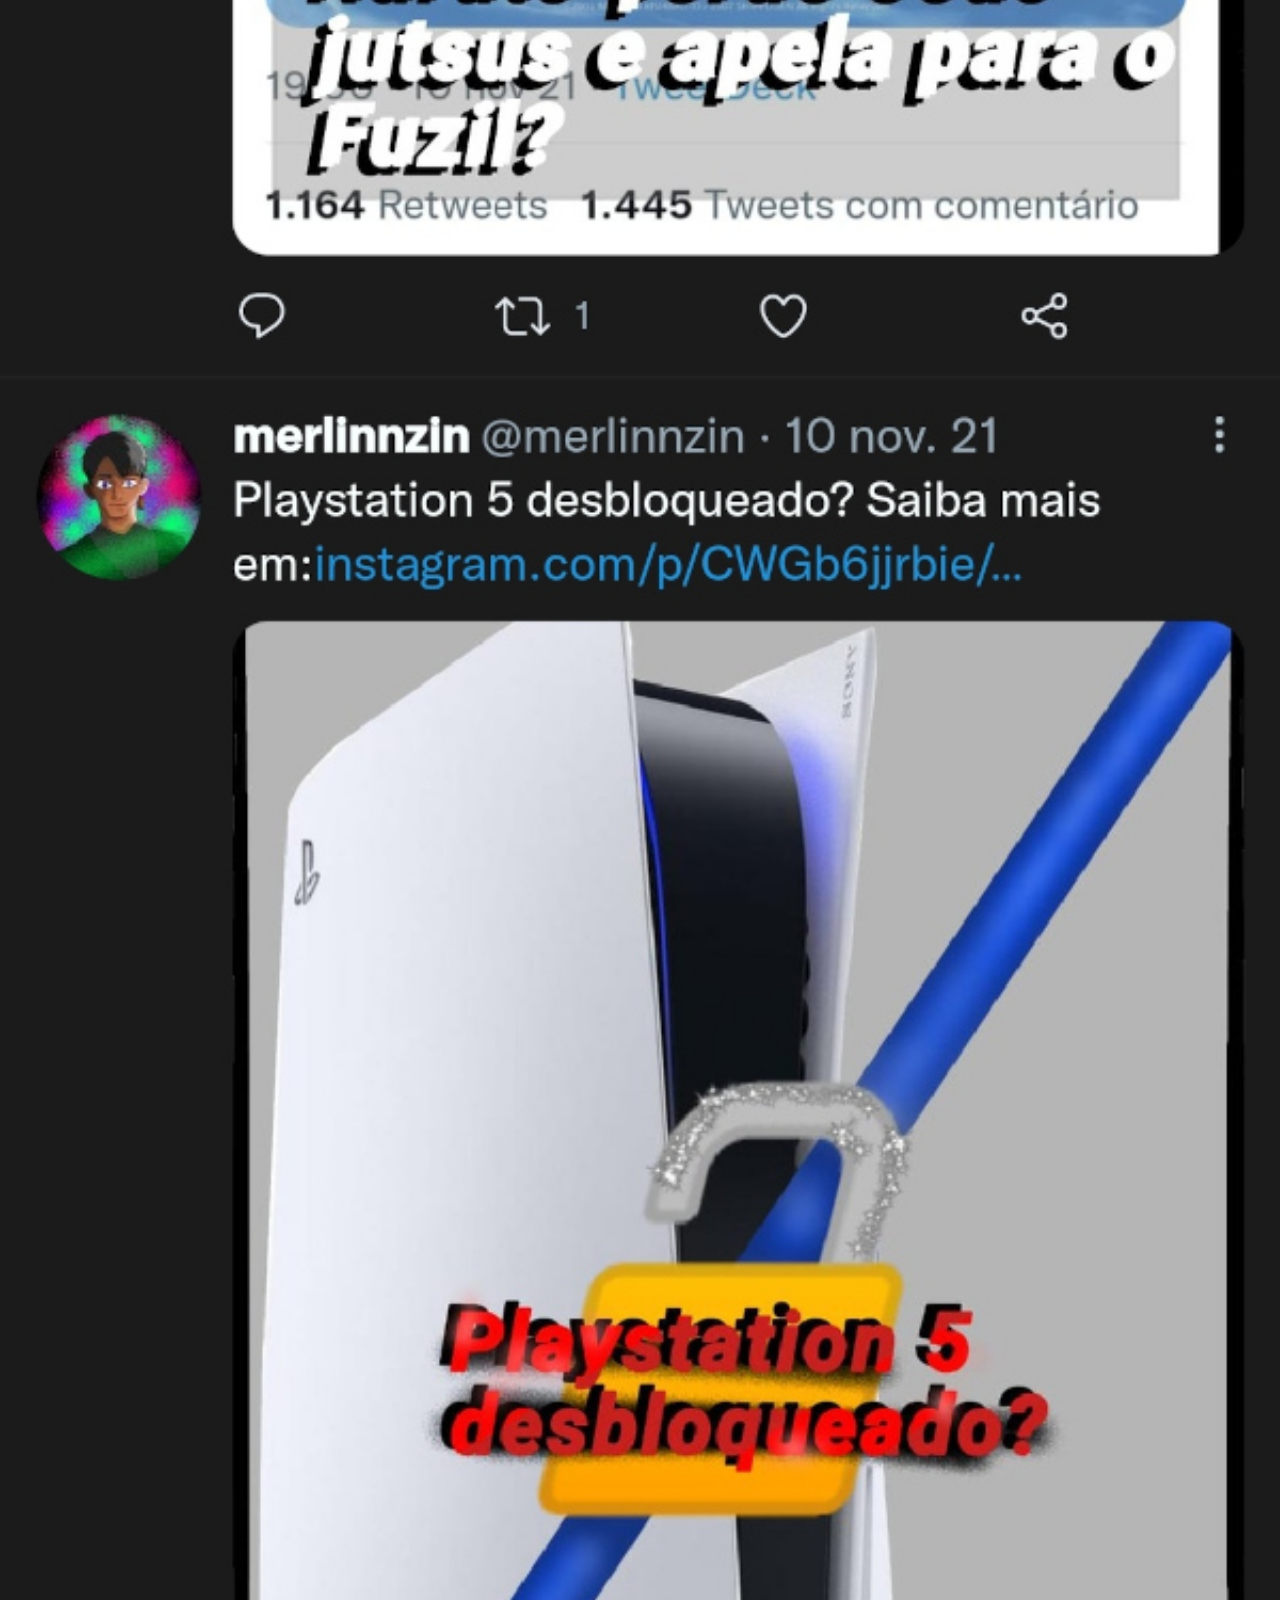
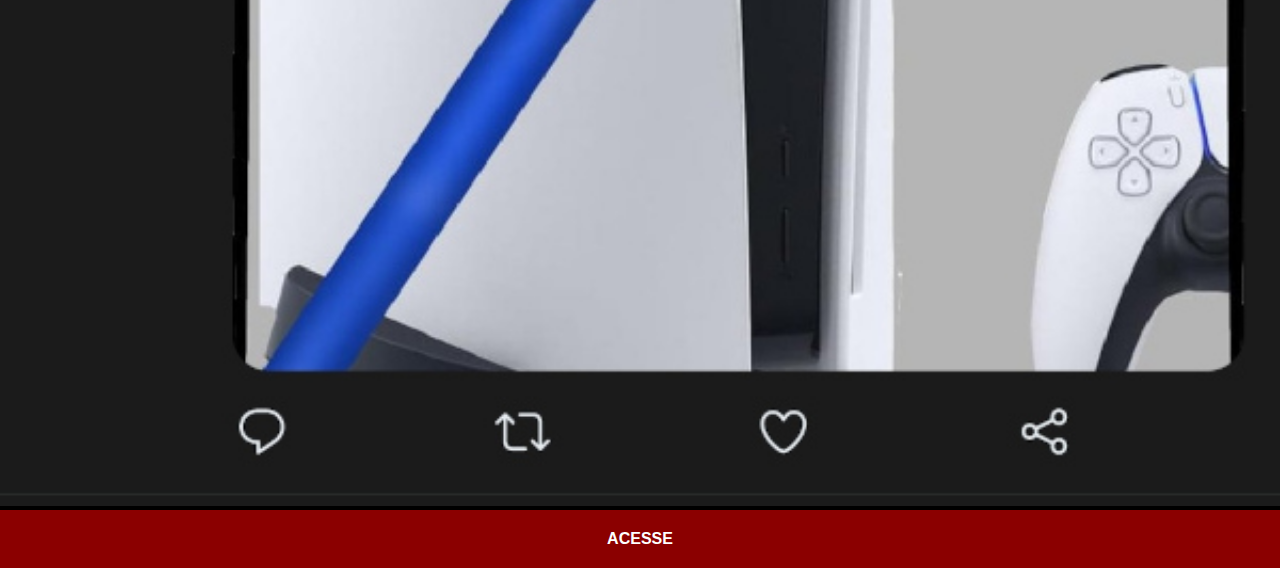
<file: paginas iframe/twitter-joao.html>
<!DOCTYPE html>
<html lang="pt-br">
<head>
    <meta charset="UTF-8">
    <meta http-equiv="X-UA-Compatible" content="IE=edge">
    <meta name="viewport" content="width=device-width, initial-scale=1.0">
    <title>Instagram João</title>
    <link rel="stylesheet" href="../estilo/social.css">
</head>
<body>
    <img src="../imagens/TWITTER-joão.jpg" alt="Tela twitter">
    <a href="https://twitter.com/merlinnzin" target="_blank">ACESSE</a>
    
</body>
</html>
</file>
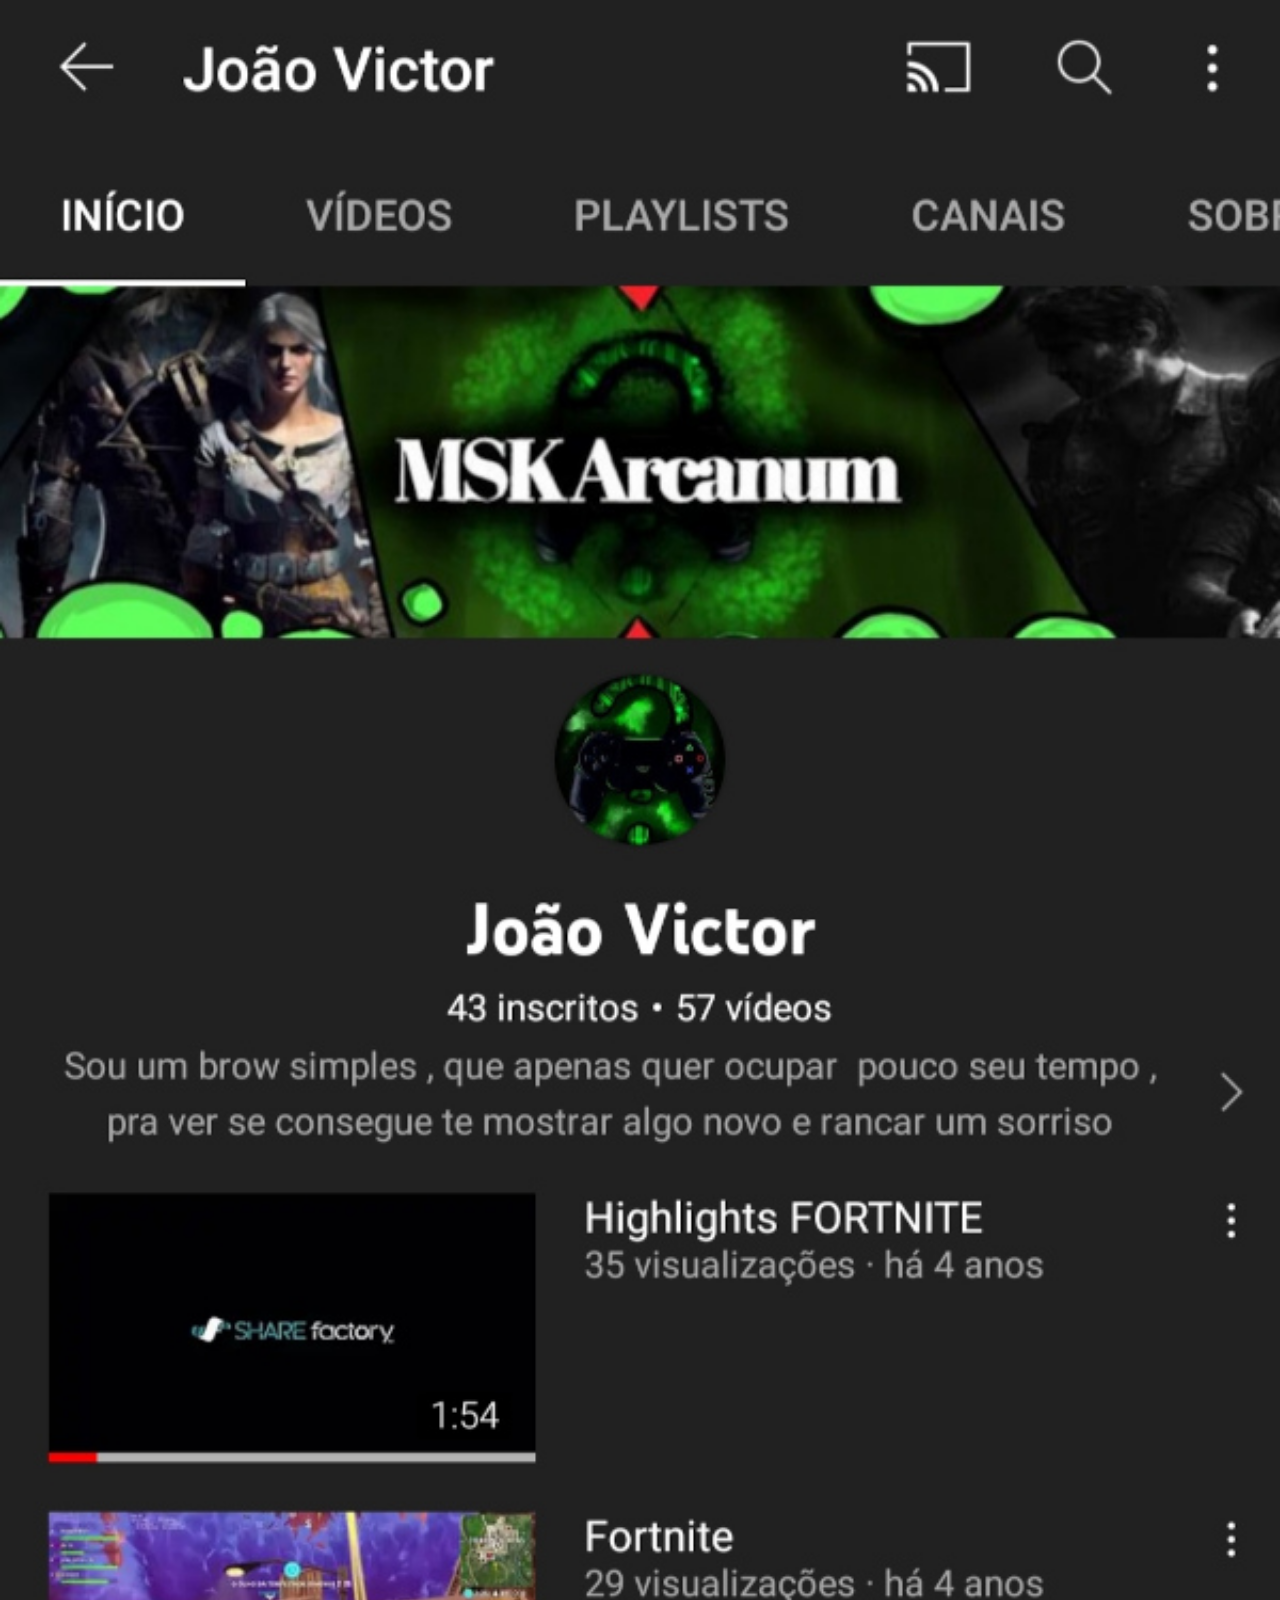
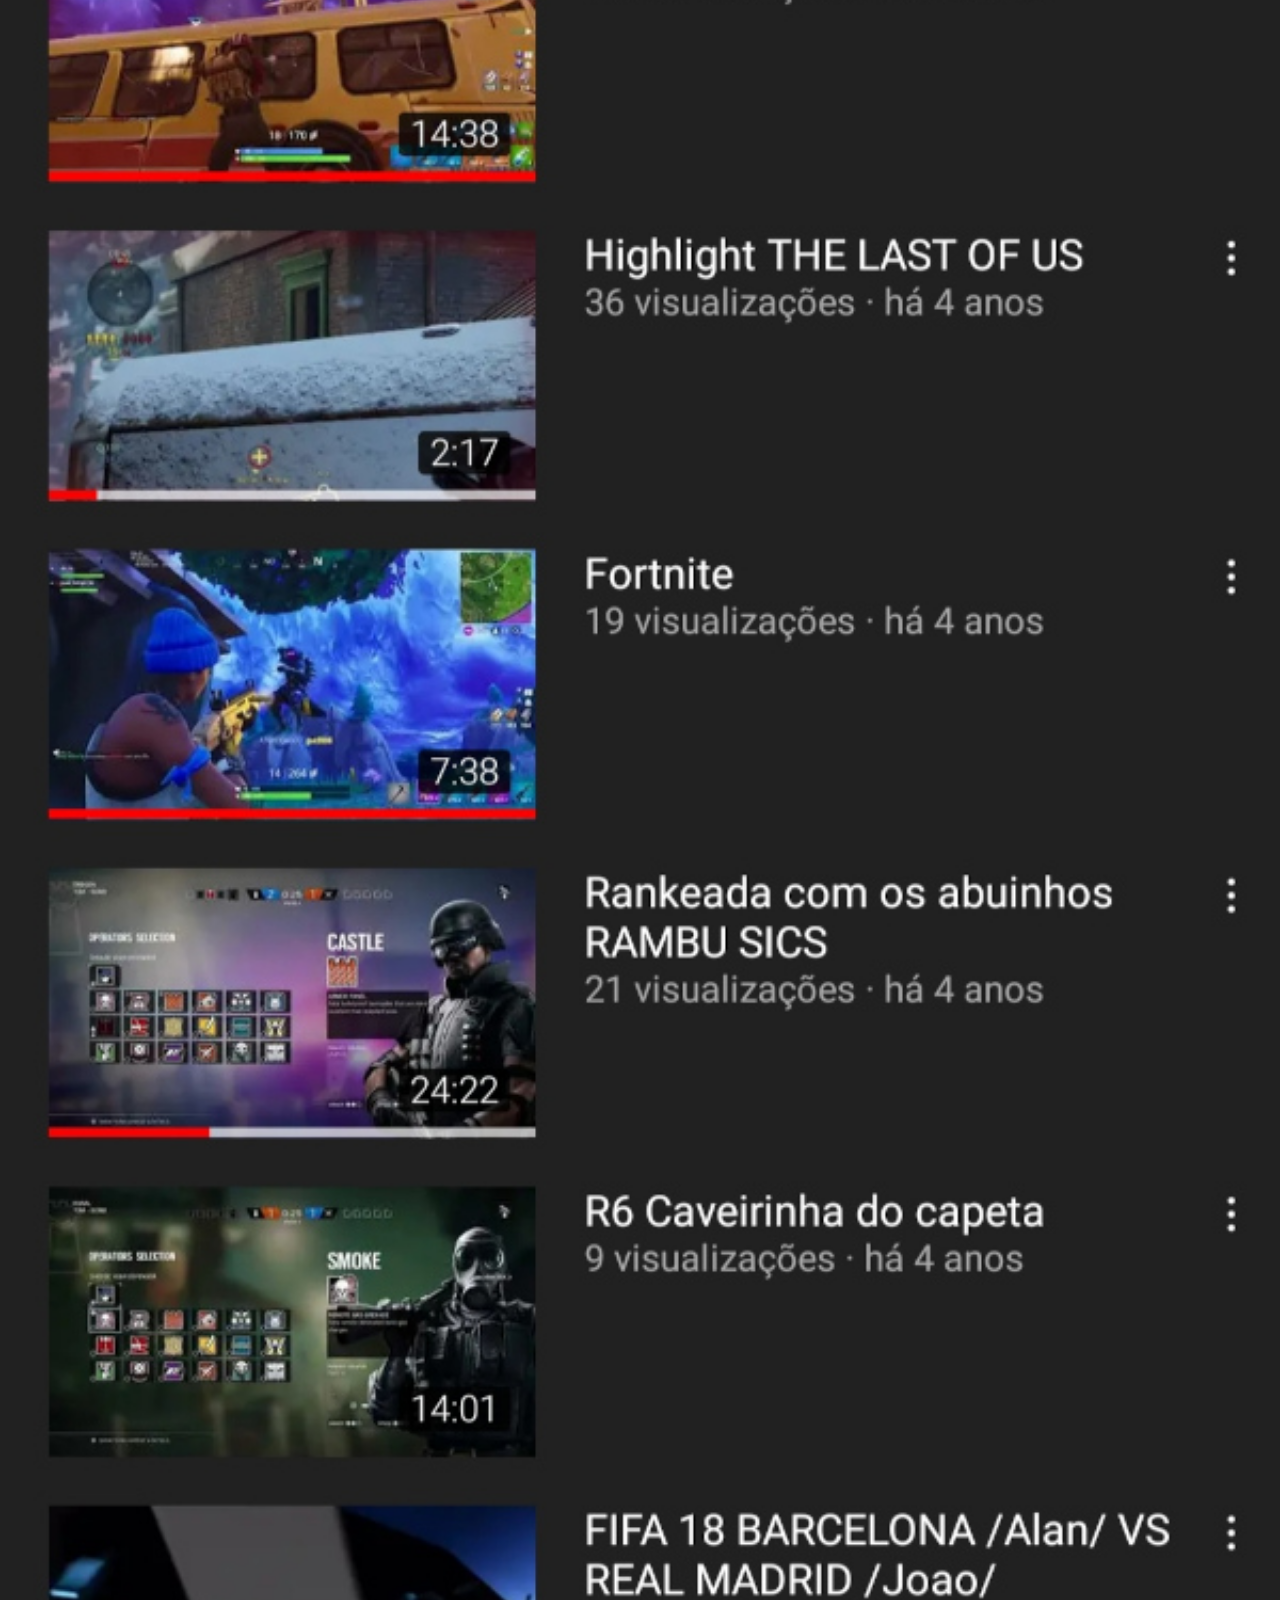
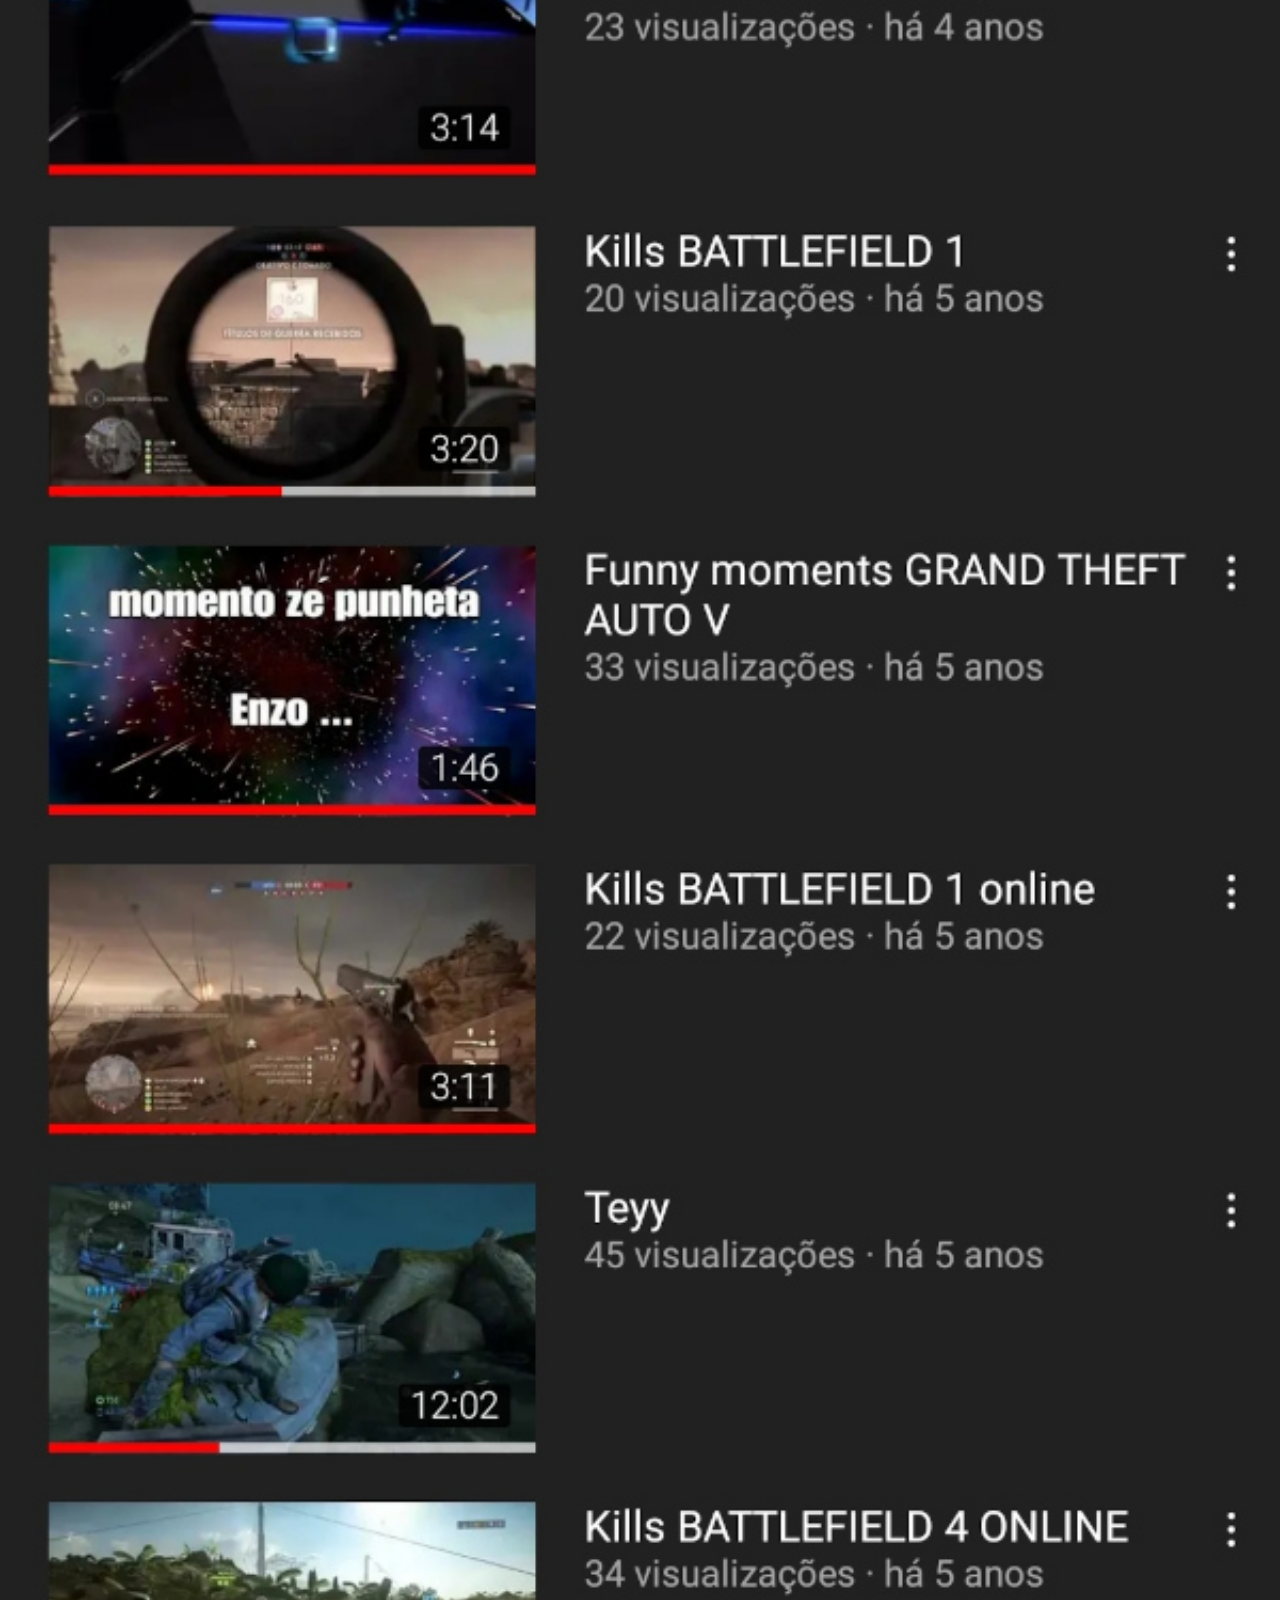
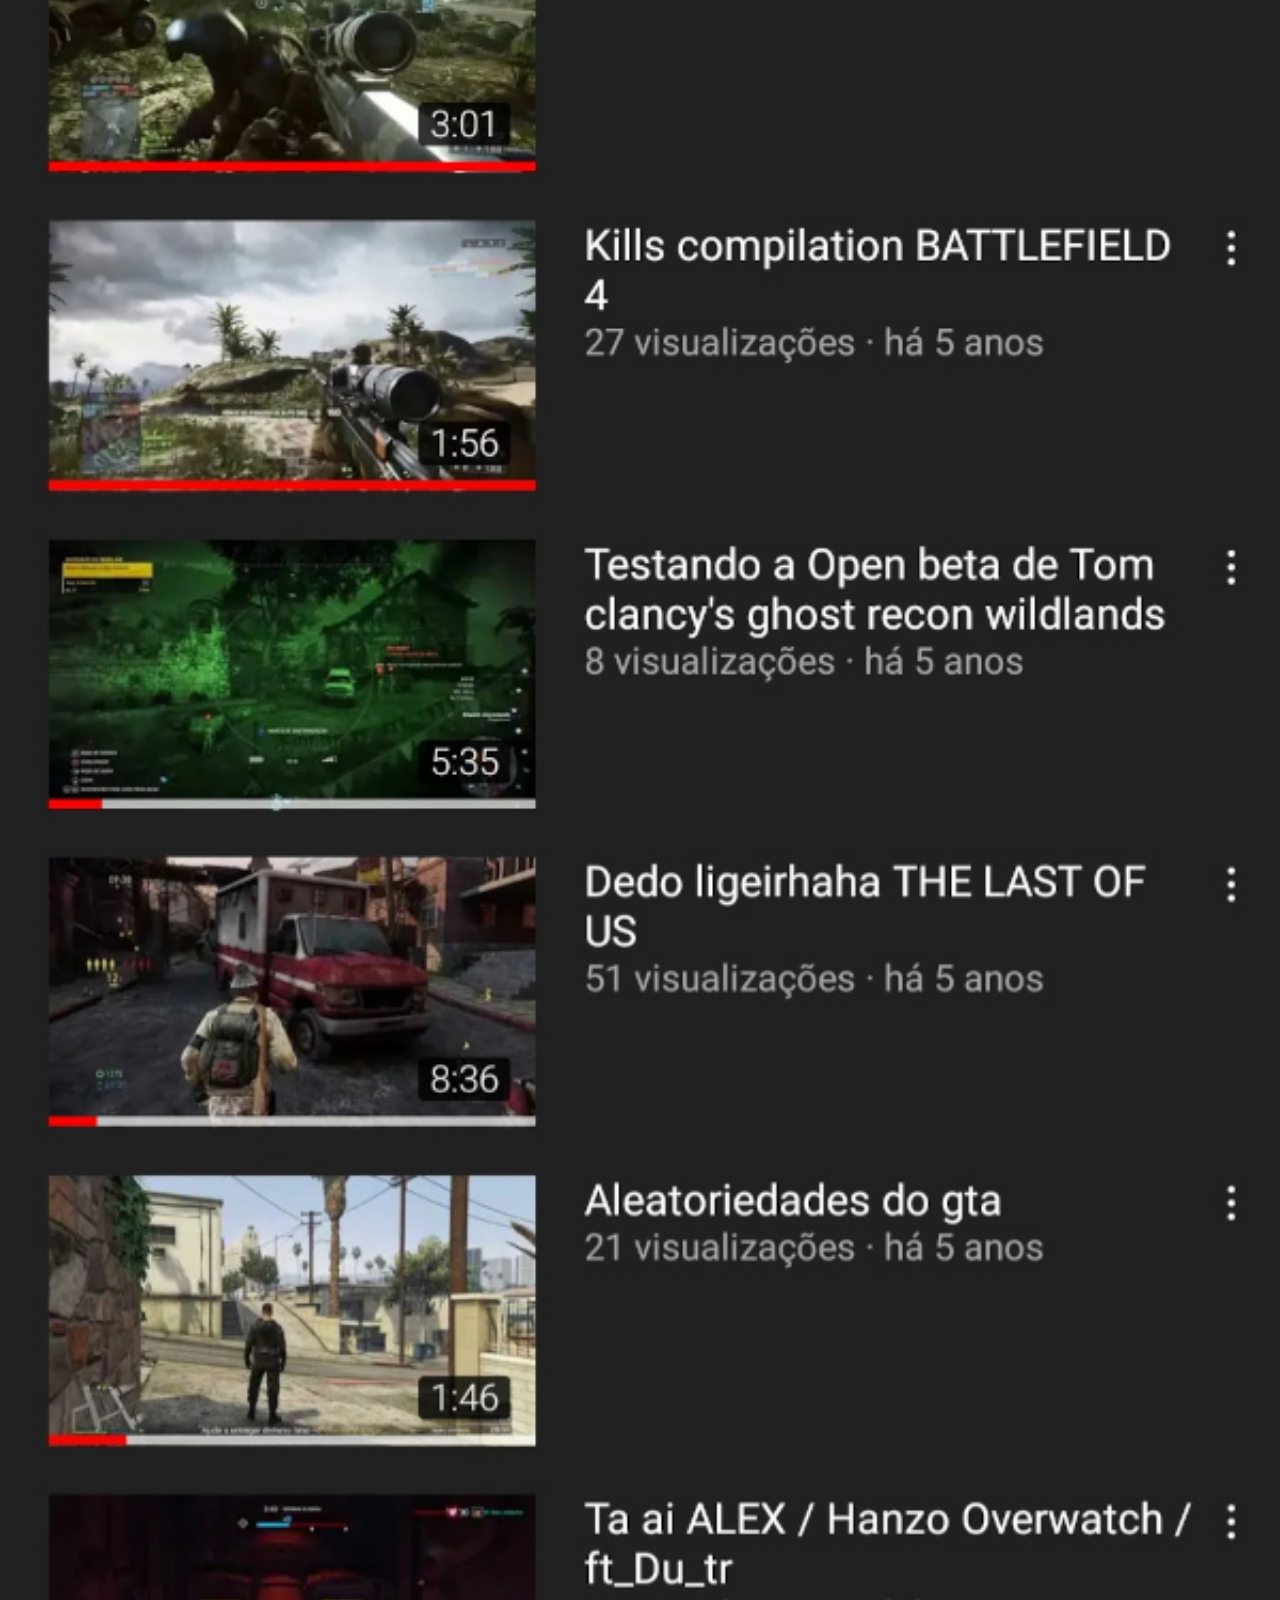
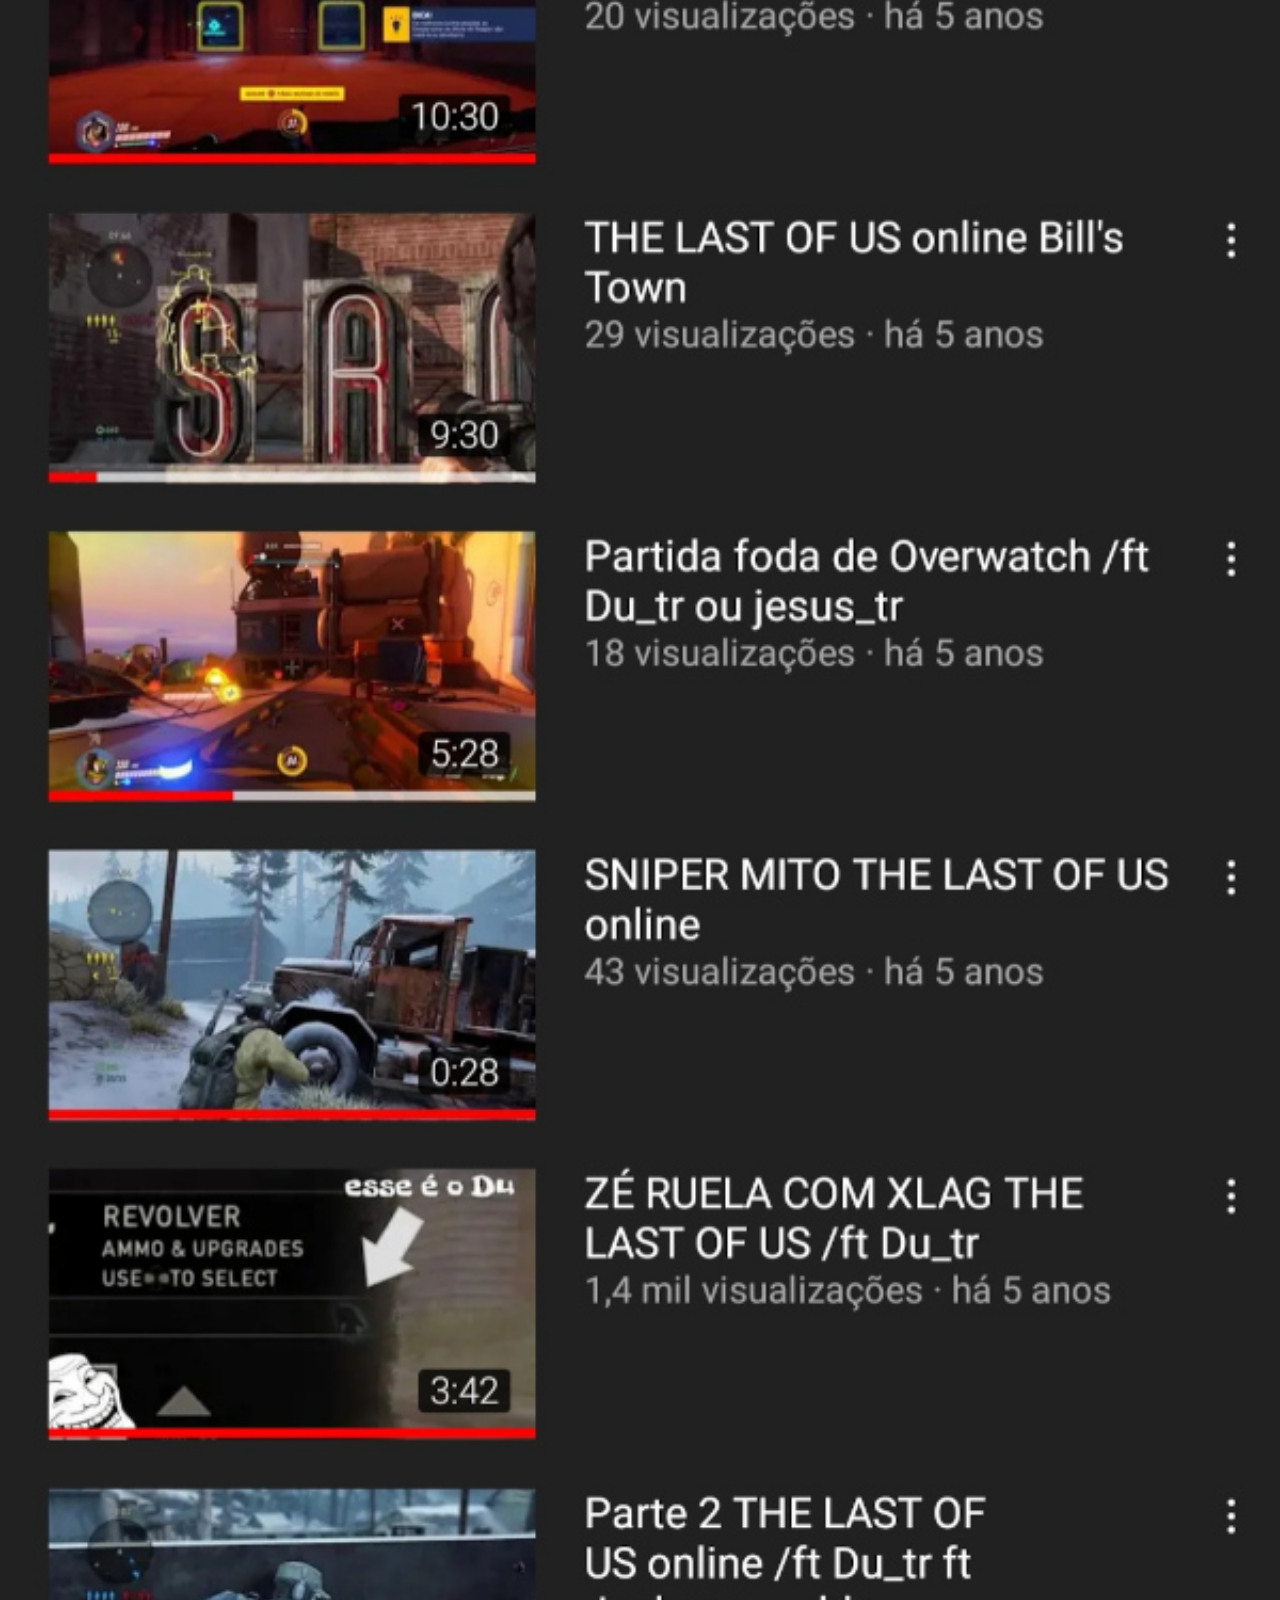
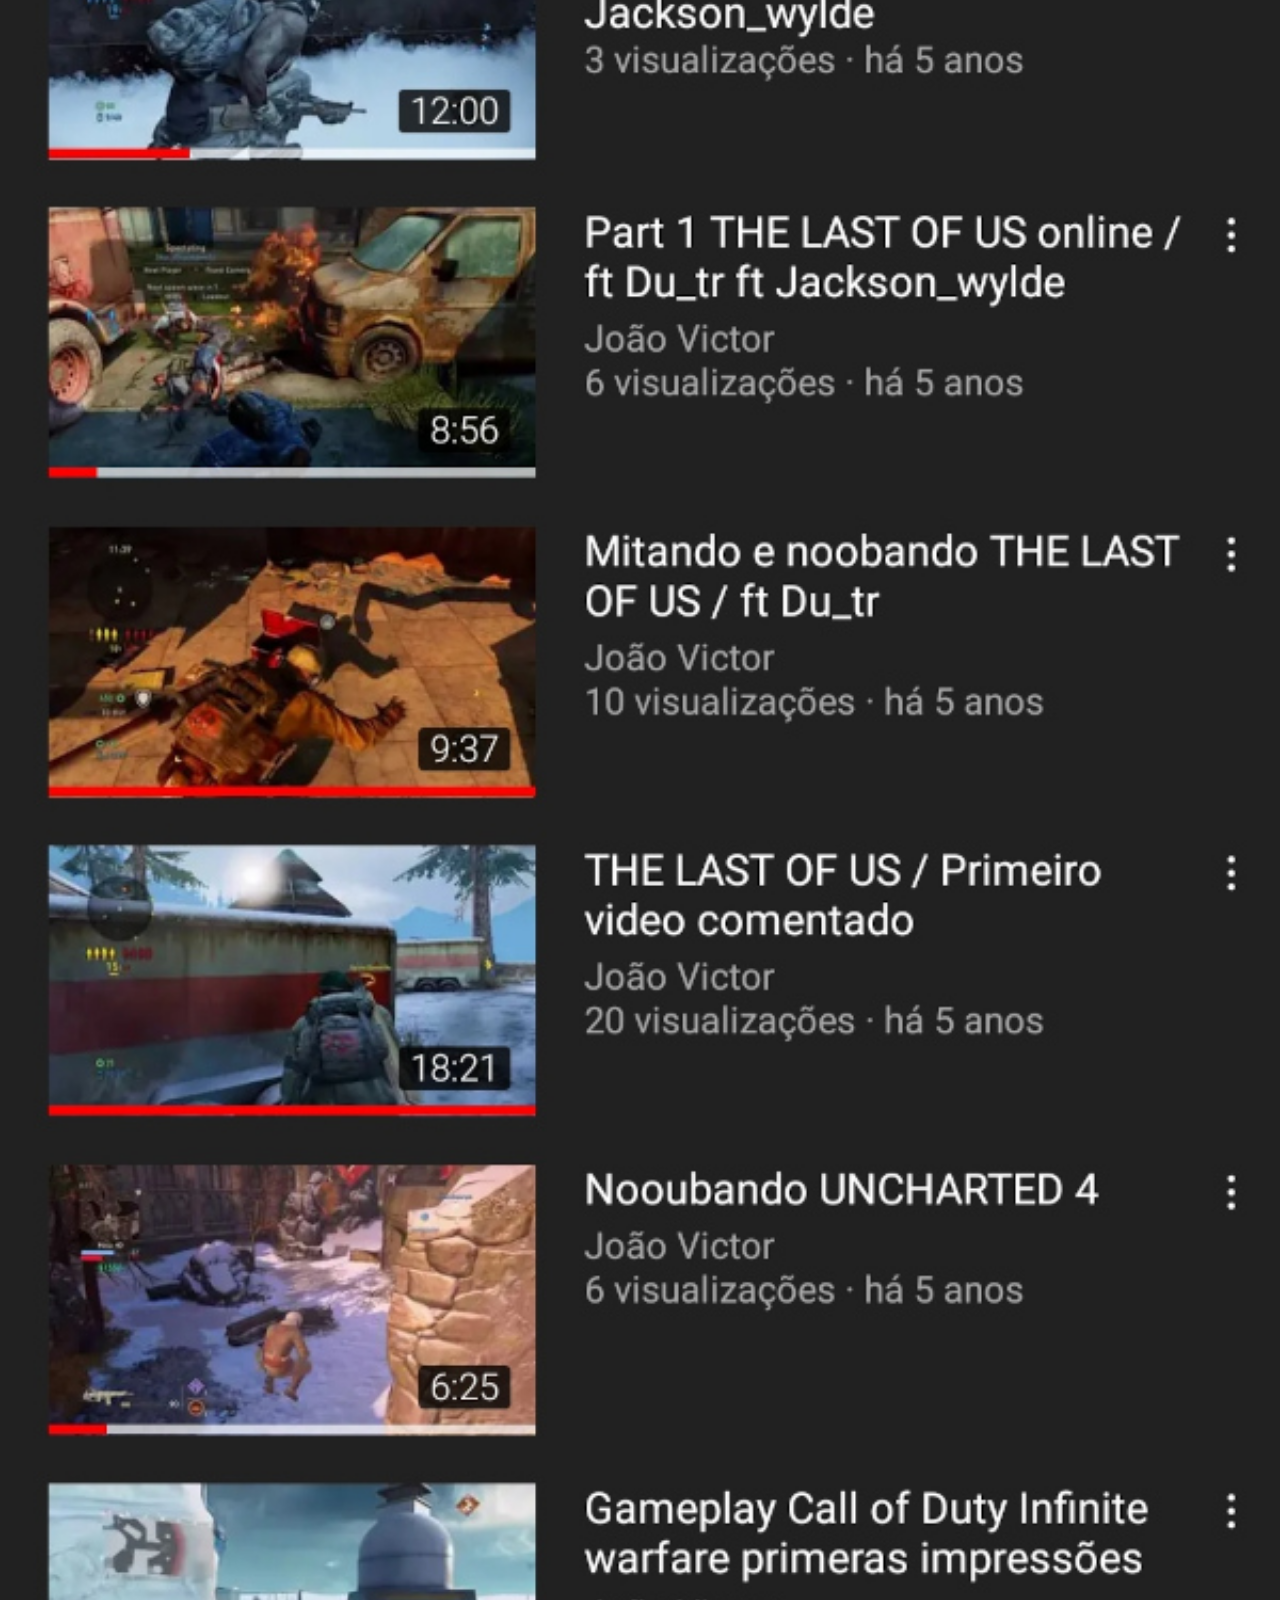
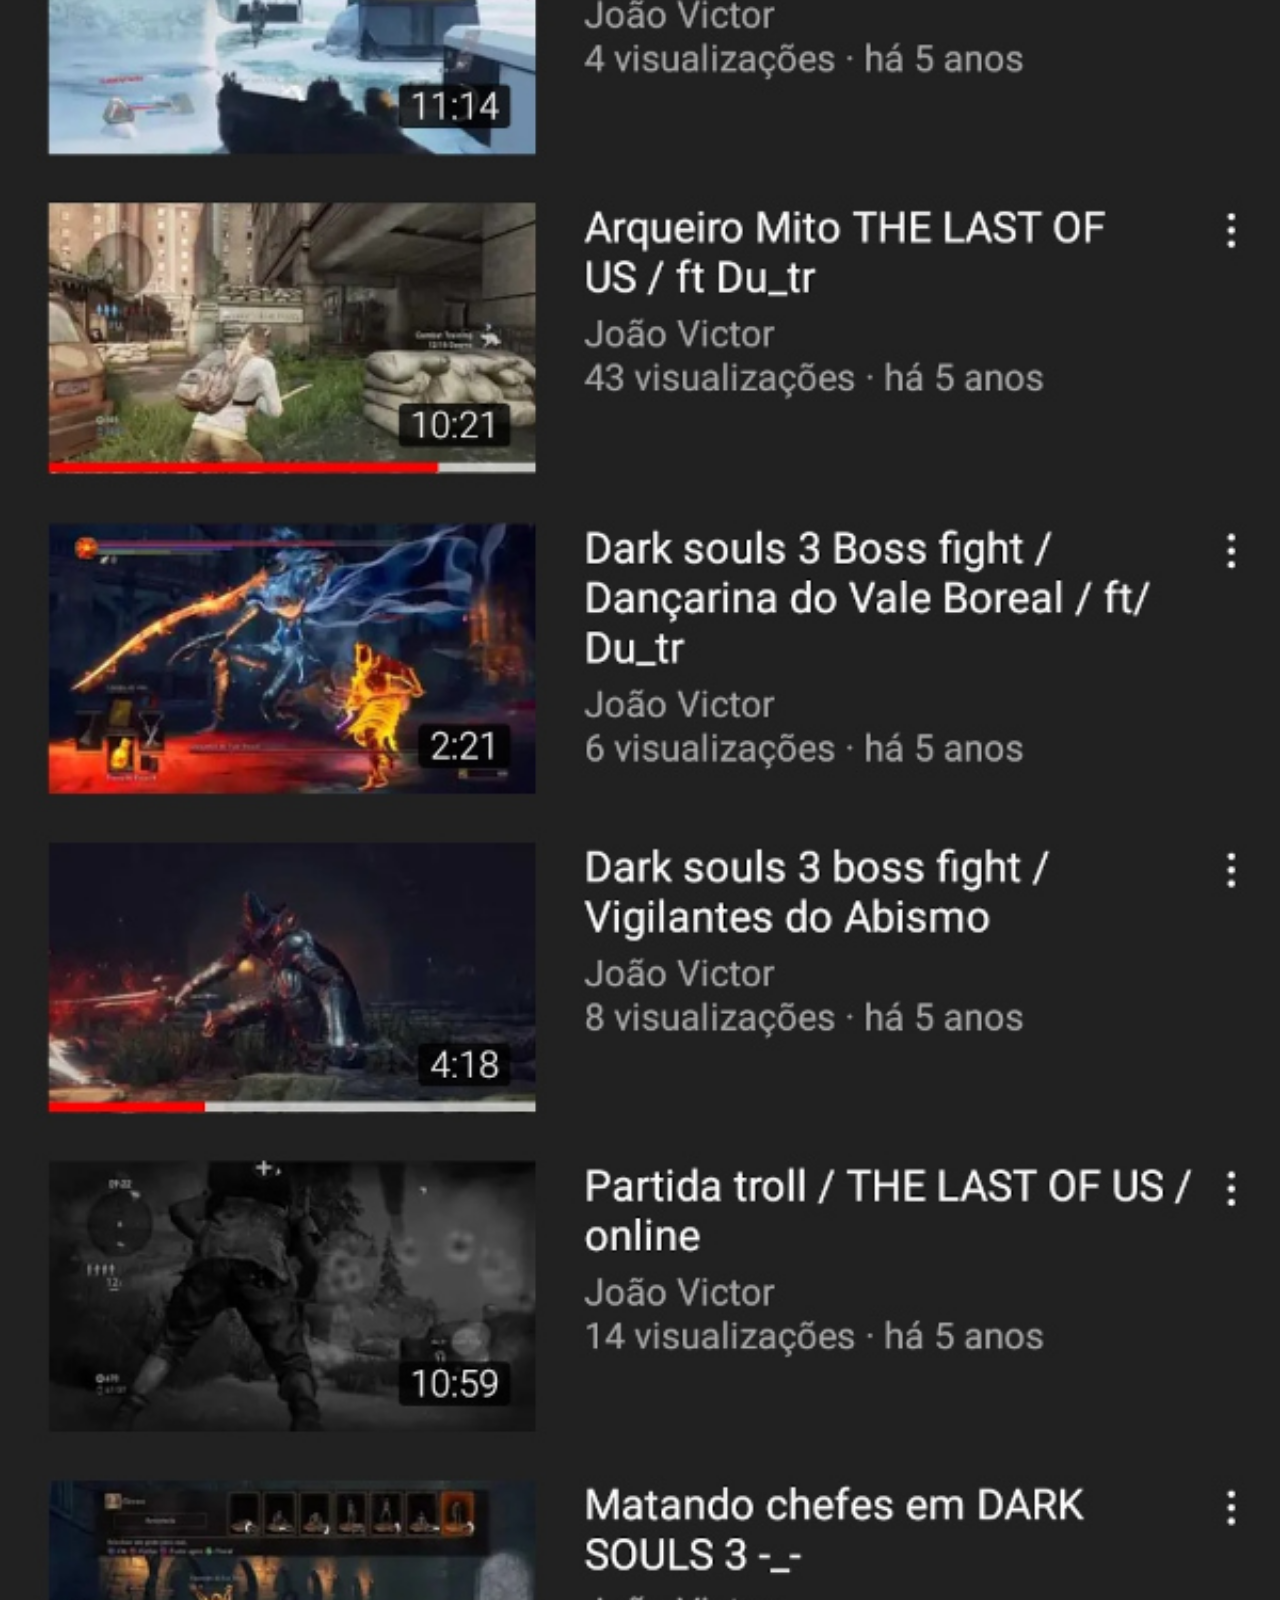
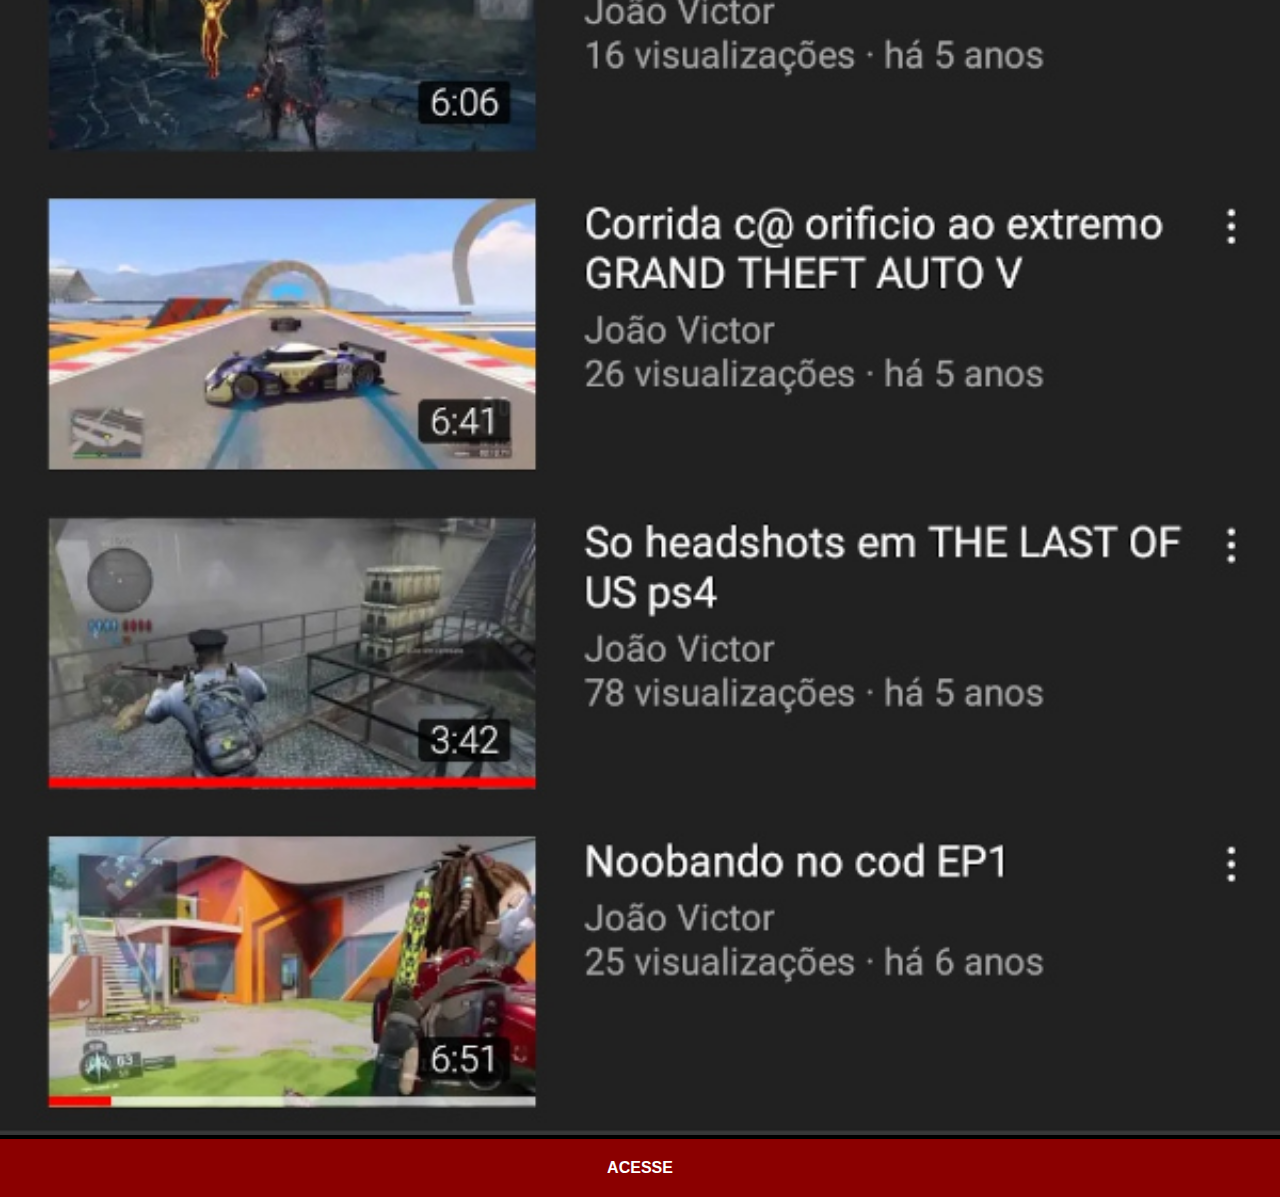
<file: paginas iframe/youtube-joao.html>
<!DOCTYPE html>
<html lang="pt-br">
<head>
    <meta charset="UTF-8">
    <meta http-equiv="X-UA-Compatible" content="IE=edge">
    <meta name="viewport" content="width=device-width, initial-scale=1.0">
    <title>Instagram João</title>
    <link rel="stylesheet" href="../estilo/social.css">
</head>
<body>
    <img src="../imagens/YOUTUBE-joão.jpg" alt="Tela instagram">
    <a href="https://www.youtube.com/channel/UCL4FOqeXBIt24l6xXd6x5Xw/videos" target="_blank">ACESSE</a>
    
</body>
</html>
</file>
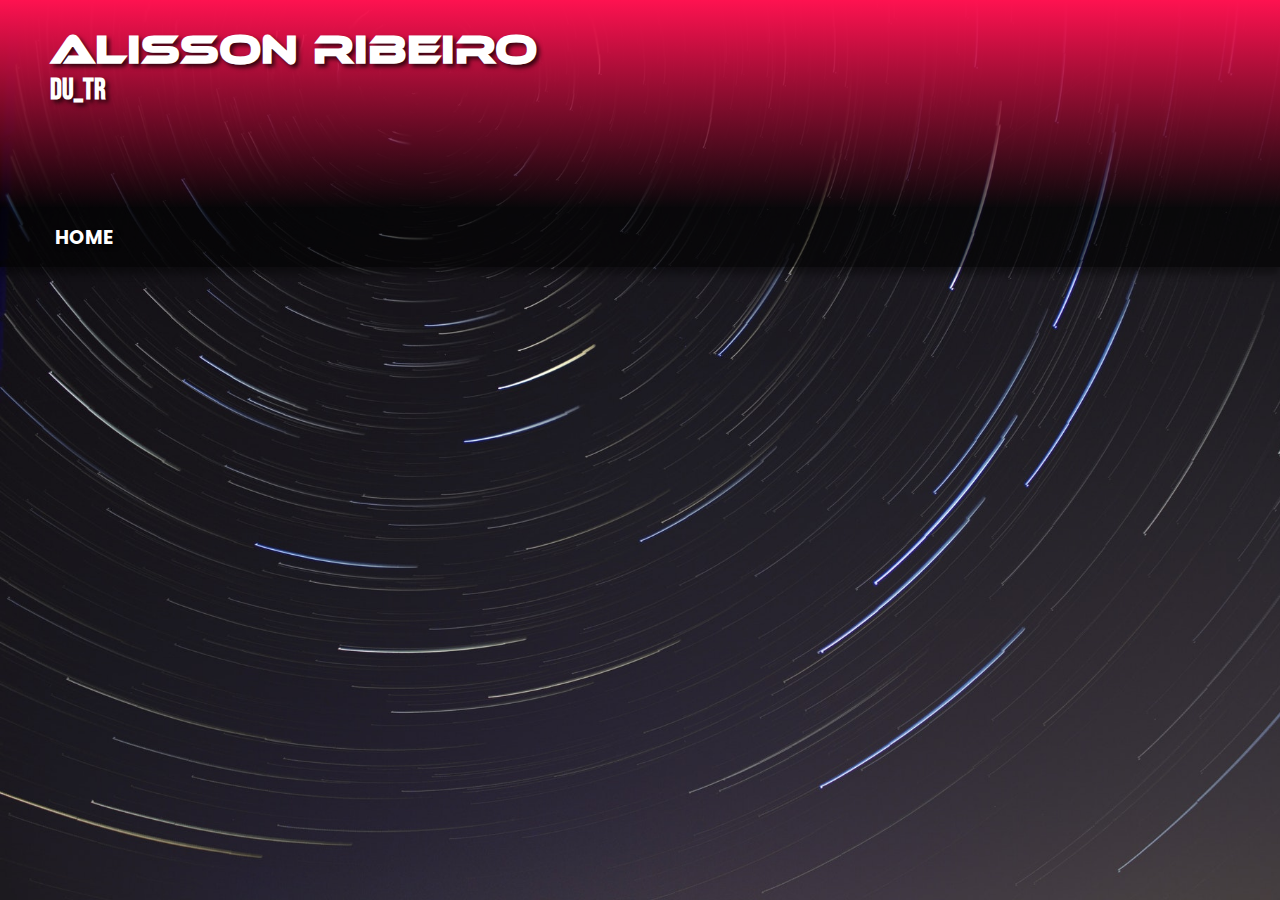
<file: paginas/du-tr.html>
<!DOCTYPE html>
<html lang="pt-br">
<head>
    <meta charset="UTF-8">
    <meta http-equiv="X-UA-Compatible" content="IE=edge">
    <meta name="viewport" content="width=device-width, initial-scale=1.0">
    <title>Yan Martins</title>
    <link rel="stylesheet" href="../estilo/style.css">

</head>
<body>
    <header id="pages">
        <h1>ALISSON RIBEIRO</h1>
        <h2>du_tr</h2>
    </header>
    <nav>
        <a href="../index.html">HOME</a>
    </nav>
    
</body>
</html>
</file>
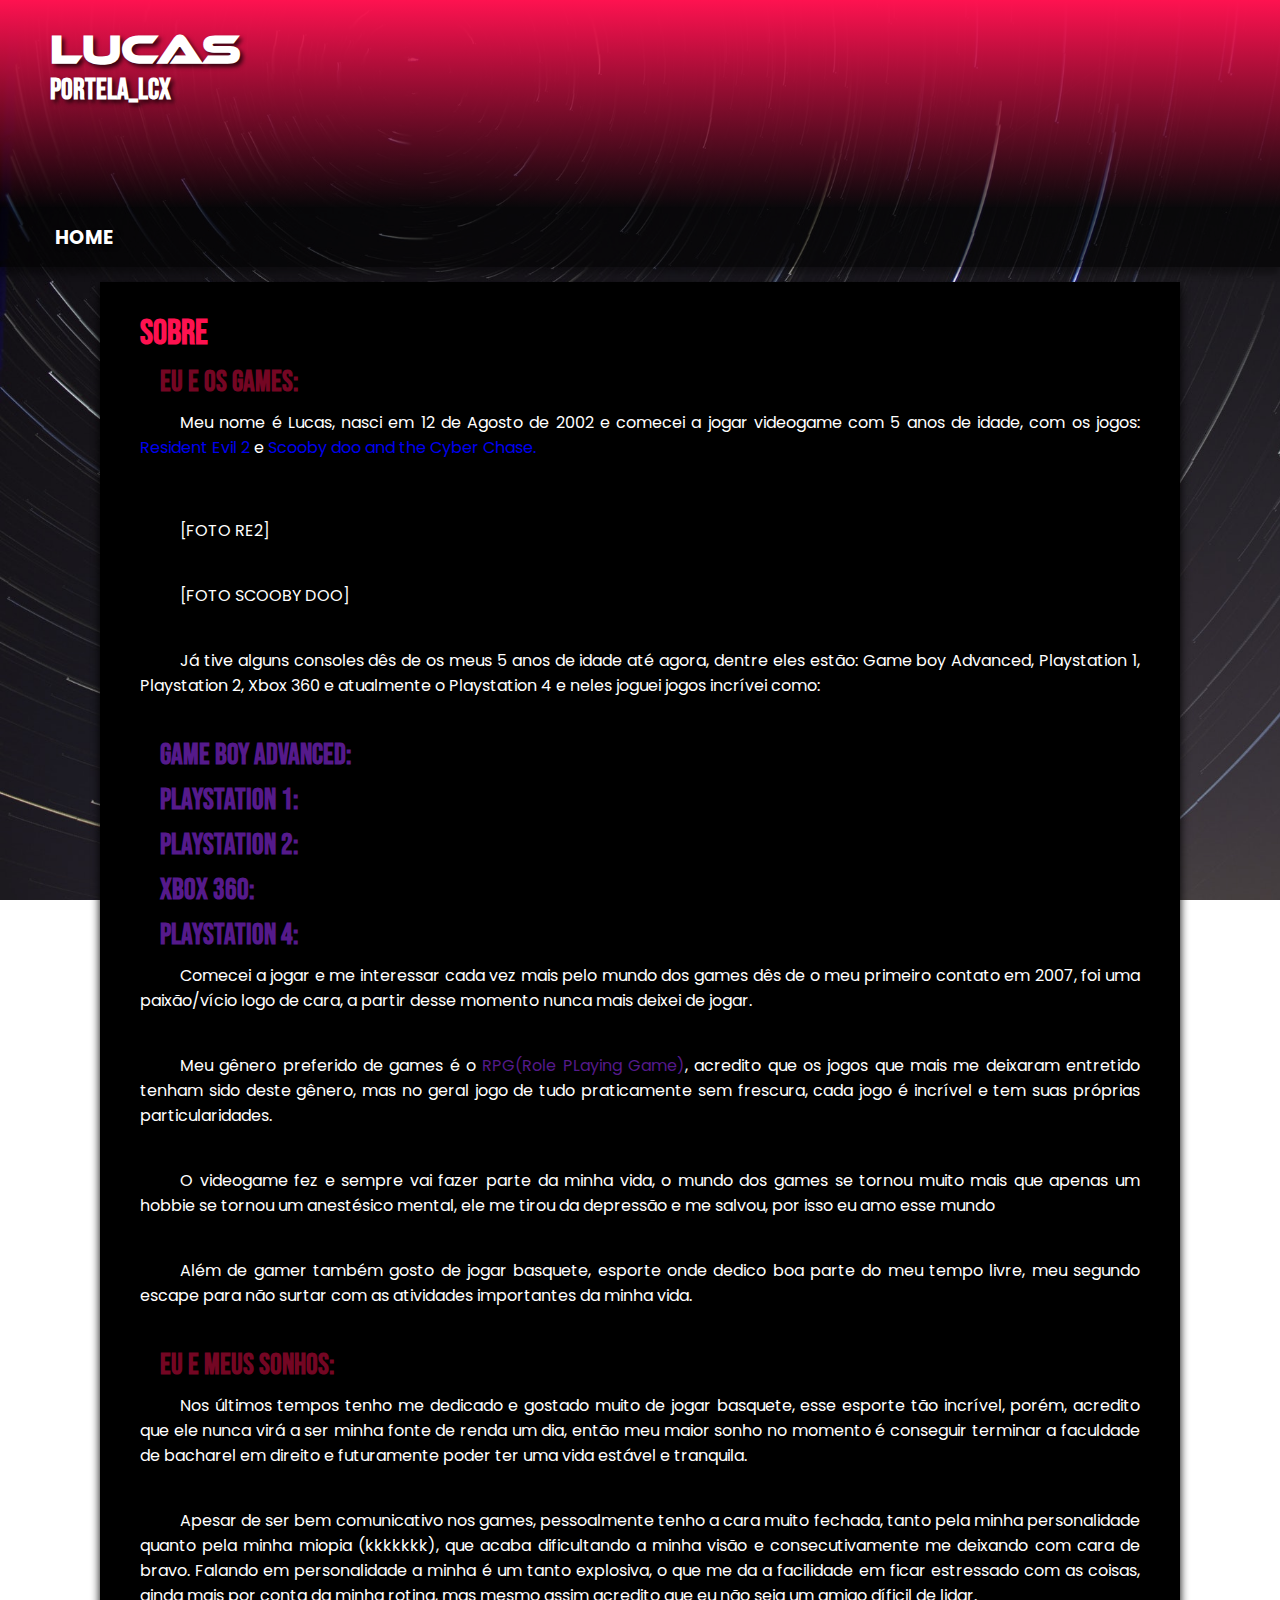
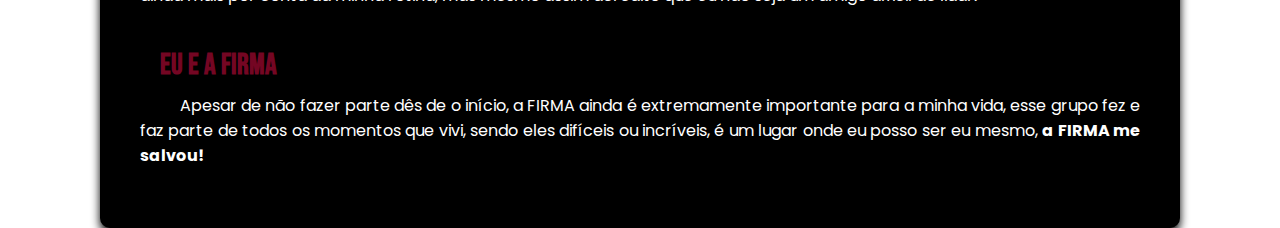
<file: paginas/Portela_LCX.html>
<!DOCTYPE html>
<html lang="pt-br">
<head>
    <meta charset="UTF-8">
    <meta http-equiv="X-UA-Compatible" content="IE=edge">
    <meta name="viewport" content="width=device-width, initial-scale=1.0">
    <title>Portela_LCX</title>
    <link rel="stylesheet" href="../estilo/style.css">
</head>
<body>
    <header id="pages">
        <h1>LUCAS</h1>
        <h2>Portela_LCX</h2>
    </header>
    <nav>
        <a href="../index.html">HOME</a>
    </nav>
    <main>
        <h1>SOBRE</h1>
        <h2>Eu e os Games:</h2>
        <p>Meu nome é Lucas, nasci em 12 de Agosto de 2002 e comecei a jogar videogame com 5 anos de idade, com os jogos: <a href="#">Resident Evil 2</a> e <a href="#">Scooby doo and the Cyber Chase. </a></p>

        <br><p>[FOTO RE2]</p>
        <p>[FOTO SCOOBY DOO]</p>

        <p>Já tive alguns consoles dês de os meus 5 anos de idade até agora, dentre eles estão: Game boy Advanced, Playstation 1, Playstation 2, Xbox 360 e atualmente o Playstation 4 e neles joguei jogos incrívei como:</p>

        <section id="consoles">
            <h2><a href="">Game boy Advanced:</a></h2>
            <h2><a href="">Playstation 1:</a></h2>
            <h2><a href="">Playstation 2:</a></h2>
            <h2><a href="">Xbox 360:</a></h2>
            <h2><a href="">Playstation 4:</a></h2>
        </section>

        <p>Comecei a jogar e me interessar cada vez mais pelo mundo dos games dês de o meu primeiro contato em 2007, foi uma paixão/vício logo de cara, a partir desse momento nunca mais deixei de jogar.</p>
        <p>Meu gênero preferido de games é o <a href="">RPG(Role PLaying Game)</a>, acredito que os jogos que mais me deixaram entretido tenham sido deste gênero, mas no geral jogo de tudo praticamente sem frescura, cada jogo é incrível e tem suas próprias particularidades.</p>
        <p>O videogame fez e sempre vai fazer parte da minha vida, o mundo dos games se tornou muito mais que apenas um hobbie se tornou um anestésico mental, ele me tirou da depressão e me salvou, por isso eu amo esse mundo</p>
        <p>Além de gamer também gosto de jogar basquete, esporte onde dedico boa parte do meu tempo livre, meu segundo escape para não surtar com as atividades importantes da minha vida.</p>
        
        <h2>Eu e meus sonhos:</h2>
        <p>Nos últimos tempos tenho me dedicado e gostado muito de jogar basquete, esse esporte tão incrível, porém, acredito que ele nunca virá a ser minha fonte de renda um dia, então meu maior sonho no momento é conseguir terminar a faculdade de bacharel em direito e futuramente poder ter uma vida estável e tranquila.</p>
        <p>Apesar de ser bem comunicativo nos games, pessoalmente tenho a cara muito fechada, tanto pela minha personalidade quanto pela minha miopia (kkkkkkk), que acaba dificultando a minha visão e consecutivamente me deixando com cara de bravo. Falando em personalidade a minha é um tanto explosiva, o que me da a facilidade em ficar estressado com as coisas, ainda mais por conta da minha rotina, mas mesmo assim acredito que eu não seja um amigo díficil de lidar. </p>
        
        <h2>Eu e a FIRMA</h2>
        <p>Apesar de não fazer parte dês de o início, a FIRMA ainda é extremamente importante para a minha vida, esse grupo fez e faz parte de todos os momentos que vivi, sendo eles difíceis ou incríveis, é um lugar onde eu posso ser eu mesmo, <strong>a FIRMA me salvou! </strong></p>

    </main>
    <footer>

    </footer>
</body>
</html>
</file>
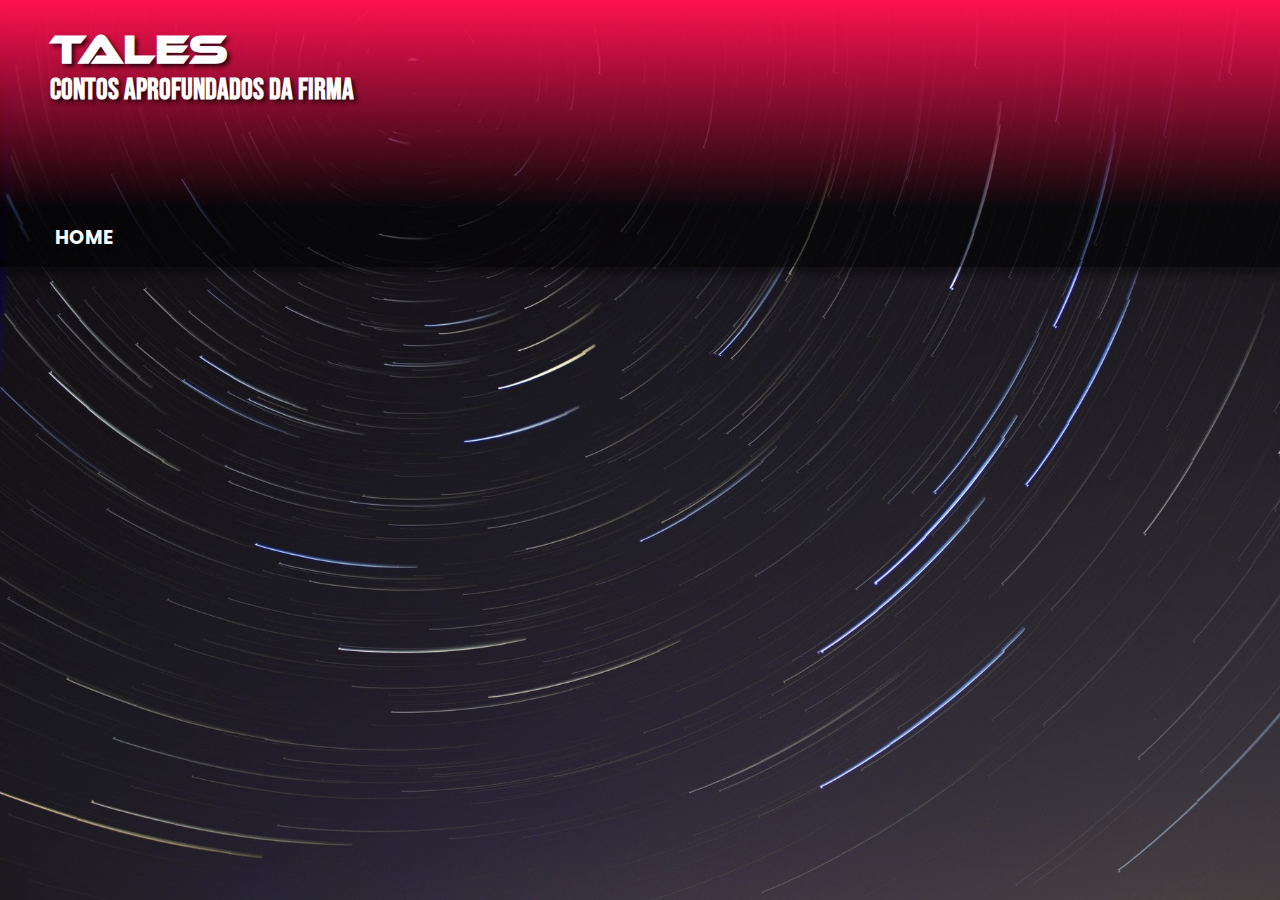
<file: paginas/tales.html>
<!DOCTYPE html>
<html lang="pt-br">
<head>
    <meta charset="UTF-8">
    <meta http-equiv="X-UA-Compatible" content="IE=edge">
    <meta name="viewport" content="width=device-width, initial-scale=1.0">
    <title>TALES</title>
    <link rel="stylesheet" href="../estilo/style.css">

</head>
<body>
    <header id="pages">
        <h1>TALES</h1>
        <h2>Contos aprofundados da FIRMA</h2>
    </header>
    <nav>
        <a href="../index.html">HOME</a>
    </nav>
    
</body>
</html>
</file>
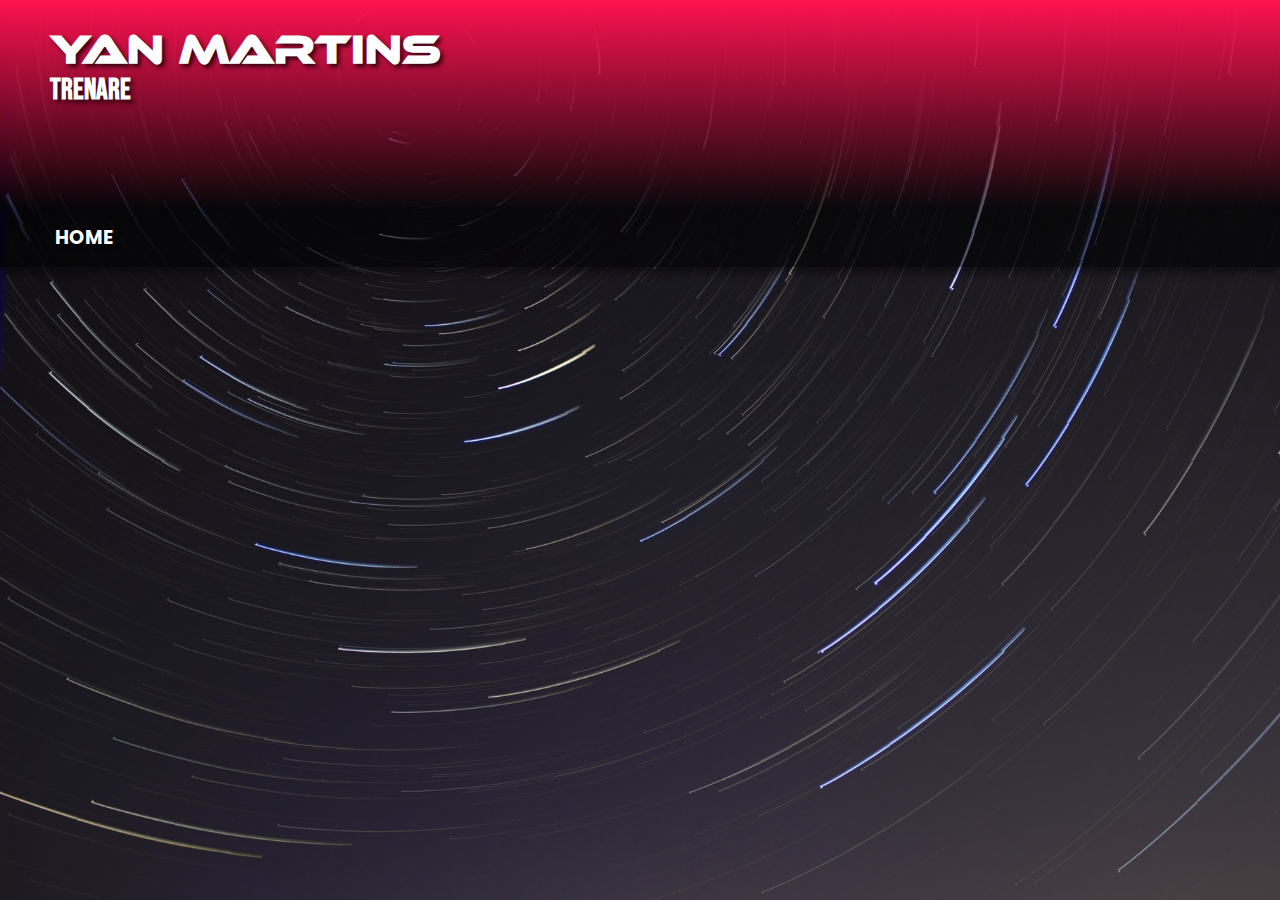
<file: paginas/trenare.html>
<!DOCTYPE html>
<html lang="pt-br">
<head>
    <meta charset="UTF-8">
    <meta http-equiv="X-UA-Compatible" content="IE=edge">
    <meta name="viewport" content="width=device-width, initial-scale=1.0">
    <title>Yan Martins</title>
    <link rel="stylesheet" href="../estilo/style.css">

</head>
<body>
    <header id="pages">
        <h1>YAN MARTINS</h1>
        <h2>Trenare</h2>
    </header>
    <nav>
        <a href="../index.html">HOME</a>
    </nav>
    
</body>
</html>
</file>
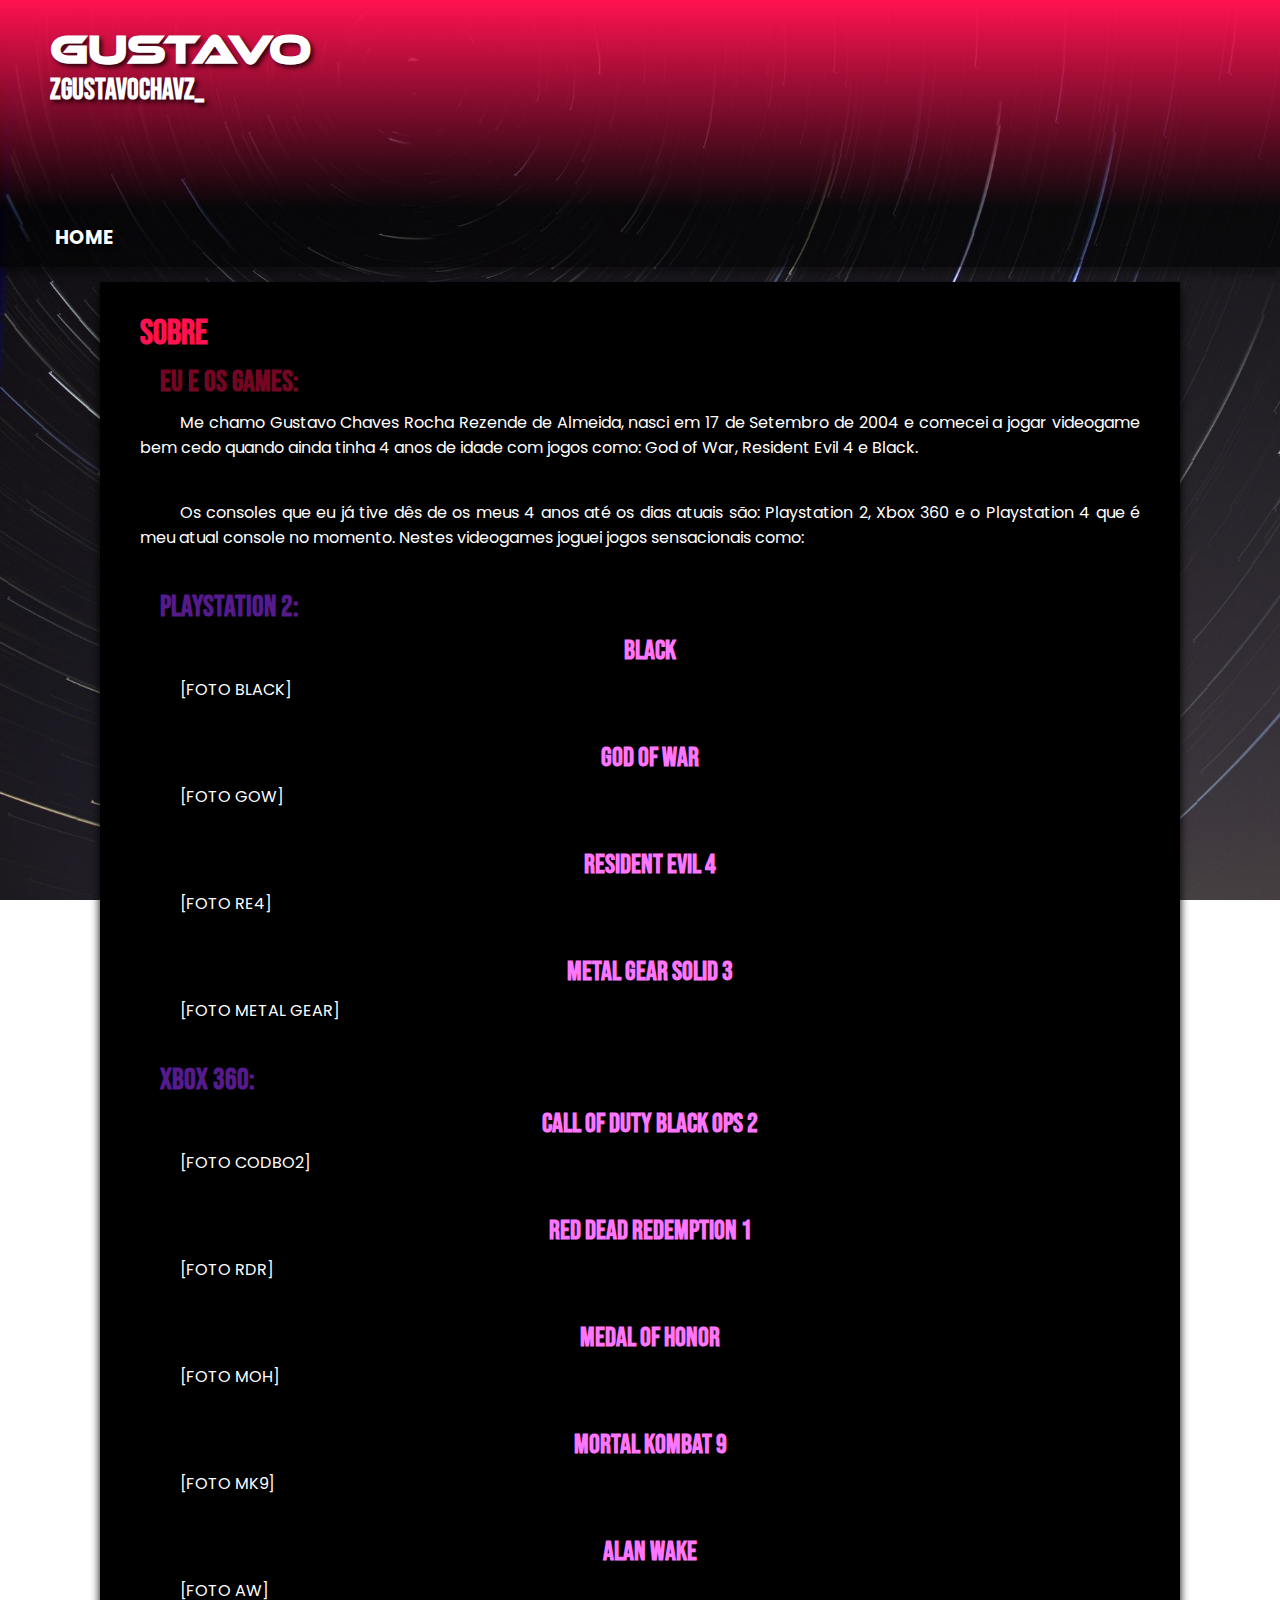
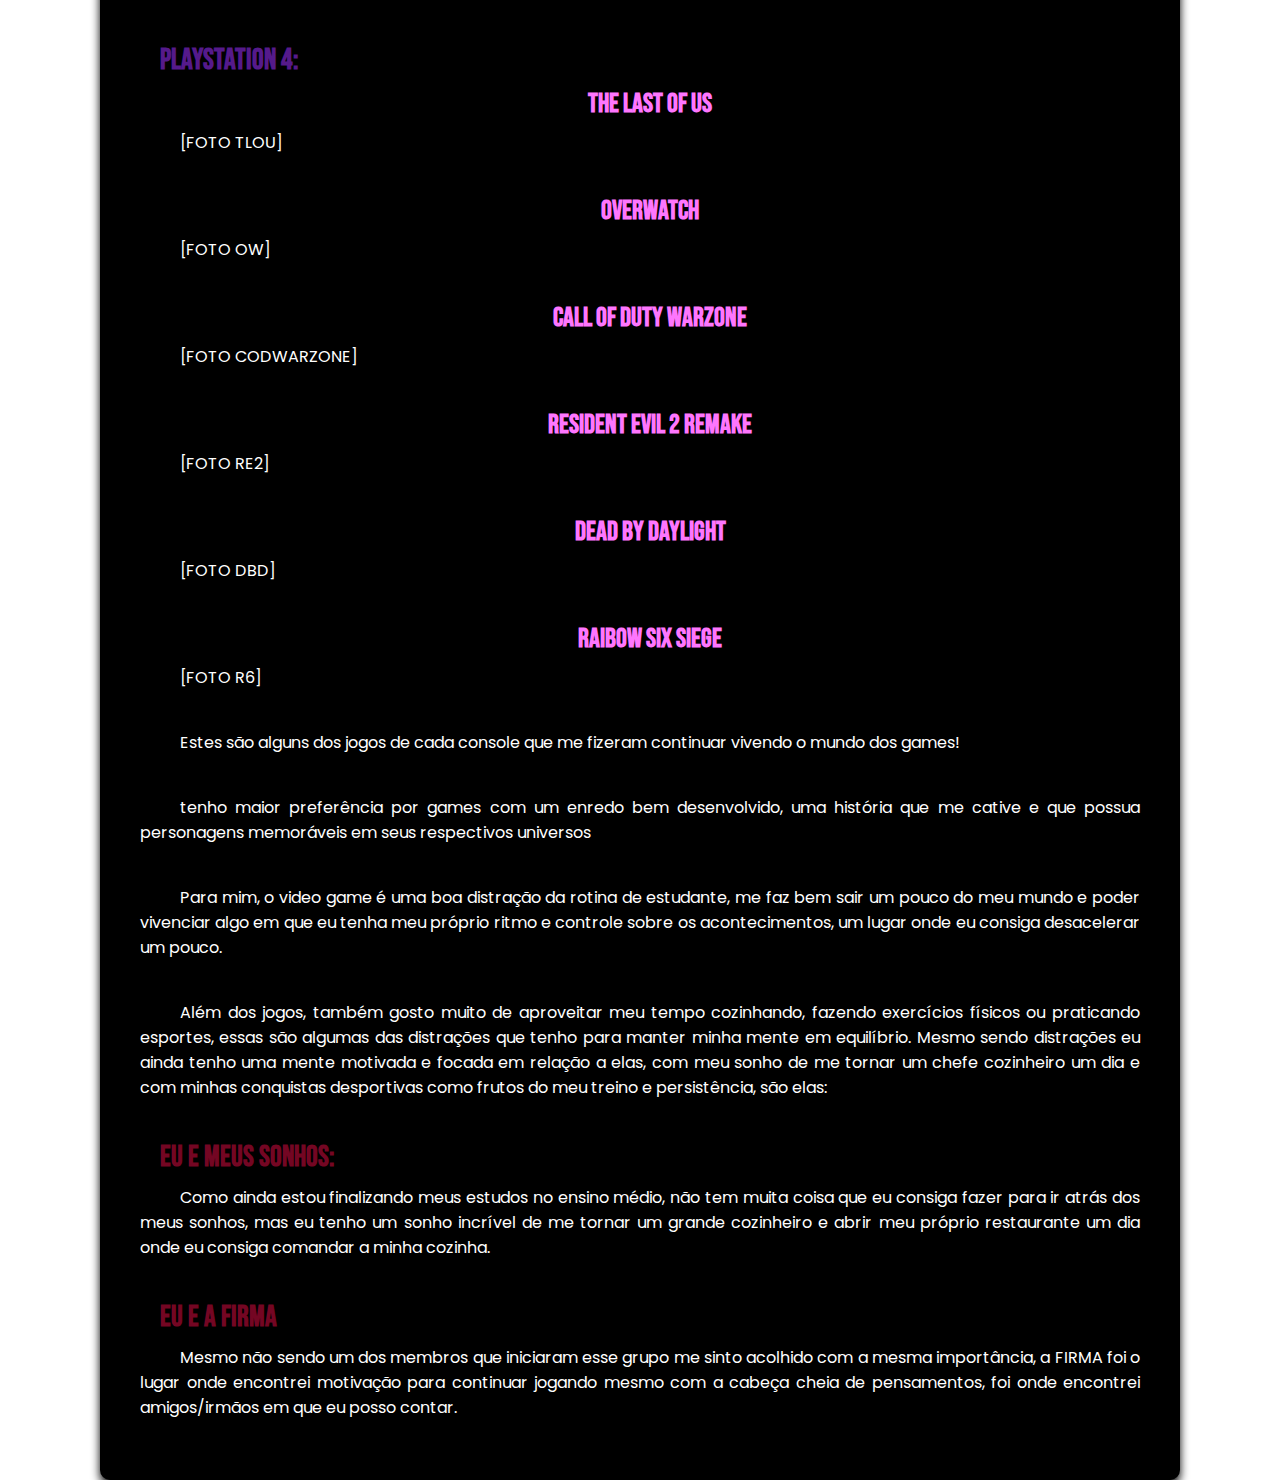
<file: paginas/zGustavoChavz_.html>
<!DOCTYPE html>
<html lang="pt-br">
<head>
    <meta charset="UTF-8">
    <meta http-equiv="X-UA-Compatible" content="IE=edge">
    <meta name="viewport" content="width=device-width, initial-scale=1.0">
    <title>zGustavoChavz_</title>
    <link rel="stylesheet" href="../estilo/style.css">
</head>
<body>
    <header id="pages">
        <h1>GUSTAVO</h1>
        <h2>zGustavoChavz_</h2>
    </header>
    <nav>
        <a href="../index.html">HOME</a>
    </nav>
    <main>
        <h1>SOBRE</h1>

        <h2>Eu e os Games:</h2>
        
        <p>Me chamo Gustavo Chaves Rocha Rezende de Almeida, nasci em 17 de Setembro de 2004 e comecei a jogar videogame bem cedo quando ainda tinha 4 anos de idade com jogos como: God of War, Resident Evil 4 e Black. </p>

        <p>Os consoles que eu já tive dês de os meus 4 anos até os dias atuais são: Playstation 2, Xbox 360 e o Playstation 4 que é meu atual console no momento. Nestes videogames joguei jogos sensacionais como:</p>

        <section id="consoles">
            <h2><a href="">Playstation 2:</a></h2> 
                <h3>Black</h3>
                    <p>[FOTO BLACK]</p>
                <h3>God of War</h3>
                    <p>[FOTO GOW]</p>
                <h3>Resident Evil 4</h3>
                    <p>[FOTO RE4]</p>
                <h3>Metal Gear solid 3 </h3>
                    <p>[FOTO METAL GEAR]</p>
            <h2><a href="">Xbox 360:</a></h2> 
                
                <h3>CALL of Duty Black Ops 2</h3>
                    <p>[FOTO CODBO2]</p>
                <h3>Red Dead Redemption 1</h3>
                    <p>[FOTO RDR]</p>
                <h3>Medal of Honor</h3>
                    <p>[FOTO MOH]</p>
                <h3>Mortal Kombat 9</h3>
                    <p>[FOTO MK9]</p>
                <h3>Alan wake</h3>
                    <p>[FOTO AW]</p>
            <h2><a href="">Playstation 4:</a></h2> 
                <h3>The LAst of us</h3> 
                    <p>[FOTO TLOU]</p>       
                <h3>Overwatch</h3>
                    <p>[FOTO OW]</p>
                <h3>Call of Duty Warzone</h3>
                    <p>[FOTO CODWARZONE]</p>
                <h3>Resident Evil 2 remake</h3>
                    <p>[FOTO RE2]</p>
                <h3>Dead by Daylight</h3>
                    <p>[FOTO DBD]</p>
                <h3>Raibow six siege</h3>
                    <p>[FOTO R6]</p>
            </section>

        <p>Estes são alguns dos jogos de cada console que me fizeram continuar vivendo o mundo dos games!</p>

        <p>tenho maior preferência por games com um enredo bem desenvolvido, uma história que me cative e que possua personagens memoráveis em seus respectivos universos</p>

        <p>Para mim, o video game é uma boa distração da rotina de estudante, me faz bem sair um pouco do meu mundo e poder vivenciar algo em que eu tenha meu próprio ritmo e controle sobre os acontecimentos, um lugar onde eu consiga desacelerar um pouco.  </p>

        <p>Além dos jogos, também gosto muito de aproveitar meu tempo cozinhando, fazendo exercícios físicos ou praticando esportes, essas são algumas das distrações que tenho para manter minha mente em equilíbrio. Mesmo sendo distrações eu ainda tenho uma mente motivada e focada em relação a elas, com meu sonho de me tornar um chefe cozinheiro um dia e com minhas conquistas desportivas  como frutos do meu treino e persistência, são elas:


        </p>

        <h2>Eu e meus sonhos:</h2>

        <p>Como ainda estou finalizando meus estudos no ensino médio, não tem muita coisa que eu consiga fazer para ir atrás dos meus sonhos, mas eu tenho um sonho incrível de me tornar um grande cozinheiro e abrir meu próprio restaurante um dia onde eu consiga comandar a minha cozinha. </p>

        <h2>Eu e a FIRMA</h2>

        <p>Mesmo não sendo um dos membros que iniciaram esse grupo me sinto acolhido com a mesma importância, a FIRMA foi o lugar onde encontrei motivação para continuar jogando mesmo com a cabeça cheia de pensamentos, foi onde encontrei amigos/irmãos em que eu posso contar.</p>
    
    </main>
    <footer>

    </footer>
</body>
</html>
</file>
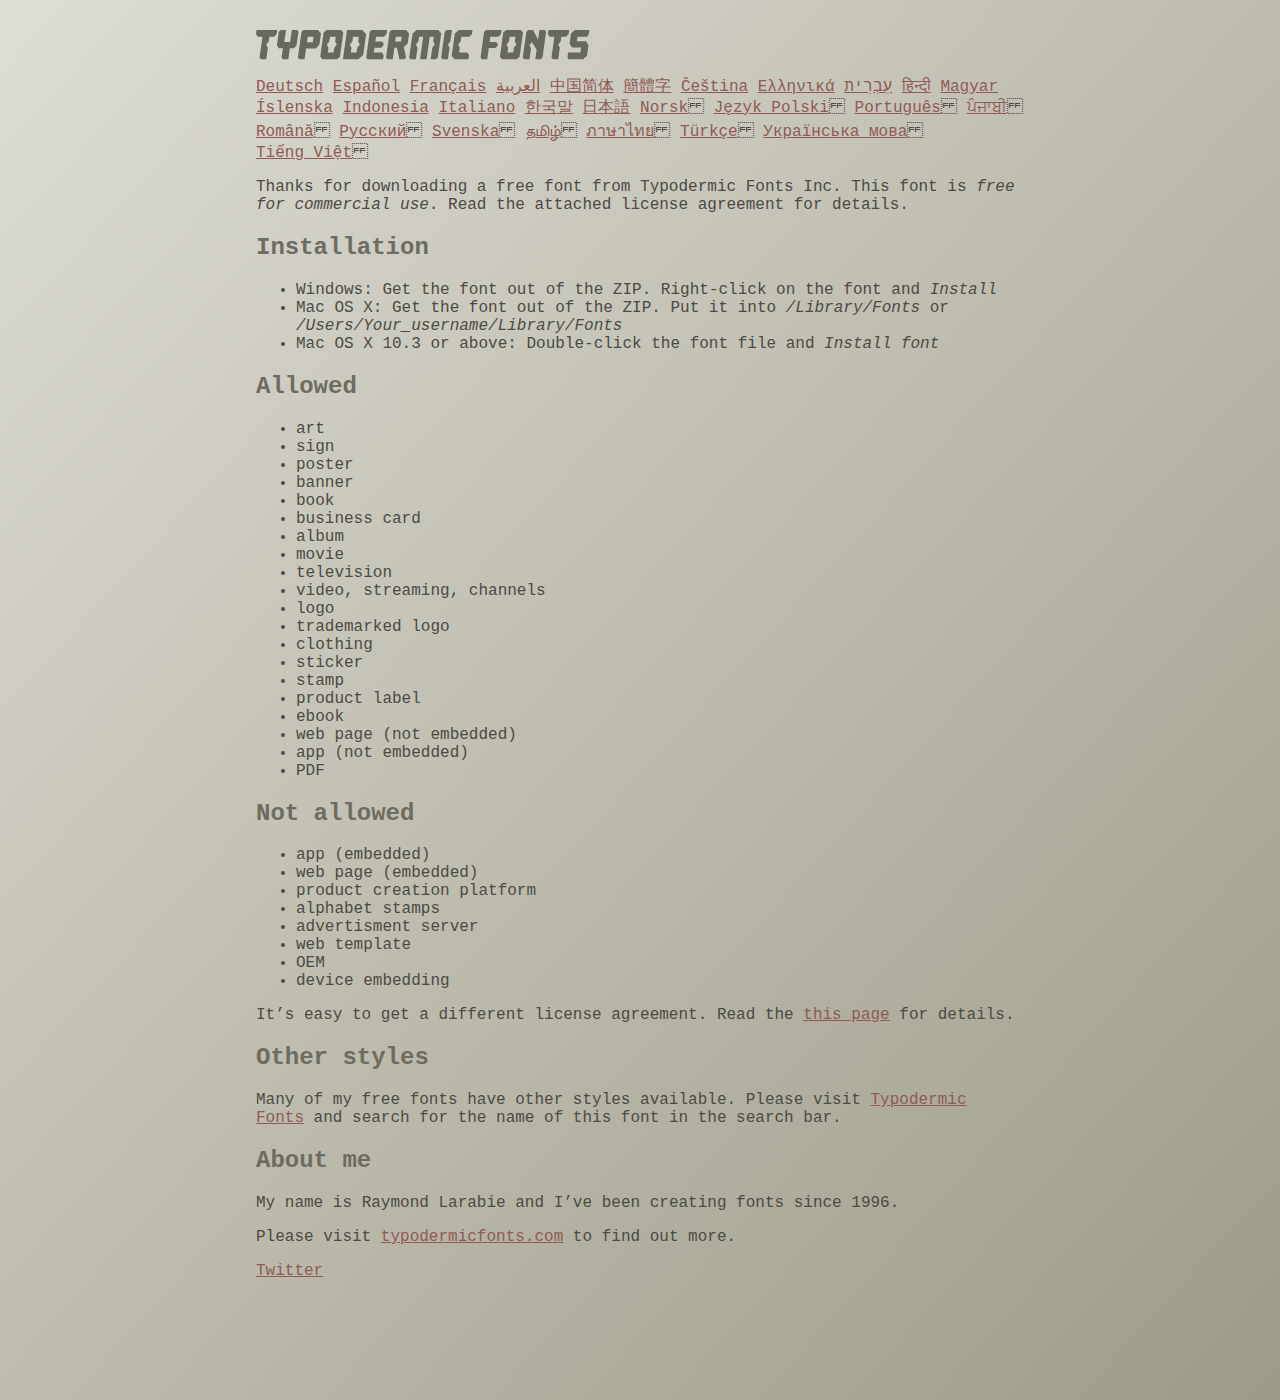
<file: fontes/ethnocentric/read-this.html>
<head>
<meta http-equiv="Content-Type" content="text/html; charset=utf-8">
<title>Typodermic Fonts Inc. Freeware Font instructions 2014</title>
<style type="text/css">
body {
	margin:30px 20% 120px 20%;
	padding:0px;
	font-family:Consolas, Courier, sans-serif;
	color:#4c4b44;
	background-color:#c2c1b3;

/* IE10 Consumer Preview */ 
background-image: -ms-linear-gradient(top left, #DEDDD6 0%, #9D9B87 100%);

/* Mozilla Firefox */ 
background-image: -moz-linear-gradient(top left, #DEDDD6 0%, #9D9B87 100%);

/* Opera */ 
background-image: -o-linear-gradient(top left, #DEDDD6 0%, #9D9B87 100%);

/* Webkit (Safari/Chrome 10) */ 
background-image: -webkit-gradient(linear, left top, right bottom, color-stop(0, #DEDDD6), color-stop(1, #9D9B87));

/* Webkit (Chrome 11+) */ 
background-image: -webkit-linear-gradient(top left, #DEDDD6 0%, #9D9B87 100%);

/* W3C Markup, IE10 Release Preview */ 
background-image: linear-gradient(to bottom right, #DEDDD6 0%, #9D9B87 100%);

	}
h2 {color:#6d6c61;}
a {color:#8f5b54;}
a:hover {color:#ffffff; background-color:#9a998c;}
</style>
</head>

<body>

<svg width="350px" height="30px">
	<path fill="#69685D" d="M0,4.006L0.554,0h20.674l-0.553,4.006l-2.559,2.772h-4.688l-0.682,4.816l-2.515,3.026l1.663,3.07
		l-1.62,11.594H4.987l-1.448-1.79l2.94-20.716H1.791L0,4.006z"/>
	<path fill="#69685D" d="M35.8,0h5.285l1.408,1.791l-1.876,13.343l-2.515,3.111h-4.264l-1.534,11.04h-5.286l-1.449-1.79l1.322-9.25
		h-4.263l-1.705-3.111l1.875-13.343L24.76,0h5.242l-1.706,12.064h5.799L35.8,0z"/>
	<path fill="#69685D" d="M62.09,0l2.899,3.453L63.412,14.58l-3.496,3.962h-9.805l-1.491,10.742h-5.244l-1.493-1.79l3.625-25.704
		L47.469,0H62.09z M50.965,12.362h5.797l0.81-5.583h-5.799L50.965,12.362z"/>
	<path fill="#69685D" d="M64.256,26.642l3.367-24.041L70.523,0h14.664l2.132,2.601l-3.368,24.041l-2.856,2.643H66.431L64.256,26.642
		z M73.335,11.595l-2.514,3.026l1.663,3.07l-0.683,4.816H77.6l0.68-4.816l2.516-3.07l-1.663-3.026l0.681-4.816h-5.796L73.335,11.595
		z"/>
	<path fill="#69685D" d="M86.926,29.285L91.017,0h15.518l3.581,4.307l-2.899,20.673l-4.774,4.305H86.926z M96.345,11.595
		l-2.515,3.026l1.664,3.07l-0.683,4.816h5.798l0.681-4.816l2.516-3.07l-1.663-3.026l0.681-4.816h-5.796L96.345,11.595z"/>
	<path fill="#69685D" d="M127.114,29.285h-15.473l-1.492-1.79l3.624-25.704L115.731,0h15.389l-0.554,4.006l-2.557,2.772h-7.971
		l-0.684,4.816h6.906l1.662,3.026l-2.515,3.111h-6.905l-0.683,4.775h8.057l1.791,2.771L127.114,29.285z"/>
	<path fill="#69685D" d="M150.21,0l2.898,3.453l-1.405,9.977l-3.881,3.452l2.217,10.613l-1.748,1.79h-4.944l-2.387-11.553h-2.6
		l-1.622,11.553h-5.241l-1.493-1.79l3.624-25.704L135.588,0H150.21z M145.691,6.779h-5.796l-0.683,4.816h5.799L145.691,6.779z"/>
	<path fill="#69685D" d="M159.92,29.285h-5.242l-1.492-1.79l3.41-24.042L160.432,0h21.911l2.897,3.453l-3.409,24.042l-1.876,1.79
		h-5.284l1.617-11.594l2.517-3.07l-1.662-3.026l0.681-4.816h-4.092l-3.154,22.506h-6.522l3.155-22.506h-4.134l-0.683,4.816
		l-2.515,3.026l1.663,3.07L159.92,29.285z"/>
	<path fill="#69685D" d="M191.879,29.285h-5.244l-1.492-1.79l3.624-25.704L190.728,0h5.242l-1.619,11.595l-2.516,3.026l1.663,3.07
		L191.879,29.285z"/>
	<path fill="#69685D" d="M213.018,25.279l-0.554,4.006h-13.854l-2.899-3.494l3.156-22.338L202.702,0h13.854l-0.555,4.006
		l-2.558,2.772h-8.1l-0.683,4.816l-2.515,3.026l1.663,3.07l-0.683,4.816h8.1L213.018,25.279z"/>
	<path fill="#69685D" d="M226.007,29.285l-1.492-1.79l3.624-25.704L230.1,0h15.473l-0.554,4.006l-2.557,2.772h-8.058l-0.724,5.115
		h6.818l1.664,3.07l-2.557,3.11h-6.82l-1.535,11.211H226.007z"/>
	<path fill="#69685D" d="M243.903,26.642l3.368-24.041L250.17,0h14.663l2.131,2.601l-3.367,24.041l-2.855,2.643h-14.664
		L243.903,26.642z M252.983,11.595l-2.516,3.026l1.662,3.07l-0.681,4.816h5.796l0.684-4.816l2.515-3.07l-1.664-3.026l0.684-4.816
		h-5.798L252.983,11.595z"/>
	<path fill="#69685D" d="M280.639,19.822l-4.731-7.758l-2.516,3.069l1.662,3.069l-1.533,11.082h-5.244l-1.493-1.79l3.626-25.704
		L272.37,0h4.773l4.902,9.677L283.41,0h5.285l1.407,1.791l-3.623,25.704l-1.877,1.79h-5.285L280.639,19.822z"/>
	<path fill="#69685D" d="M291.926,4.006L292.48,0h20.674l-0.554,4.006l-2.557,2.772h-4.691l-0.681,4.816l-2.516,3.026l1.664,3.07
		l-1.621,11.594h-5.285l-1.451-1.79l2.942-20.716h-4.689L291.926,4.006z"/>
	<path fill="#69685D" d="M325.168,17.478h-9.209l-2.387-3.923l1.45-10.102L318.857,0h14.452l-0.682,4.86l-1.621,1.918h-9.506
		l-0.64,4.561h9.208l2.388,3.878l-1.493,10.572l-3.836,3.494h-14.579l-1.107-1.917l0.682-4.86h12.362L325.168,17.478z"/>
</svg>

<br>

<p translate="no">

<a href="https://translate.google.com/translate?hl=en&sl=en&tl=de&u=https://typodermicfonts.com/wp-content/uploads/2021/04/read-this.html&sandbox=0&usg=ALkJrhivq6___mill12Uw6fPvMWyJxstkw">Deutsch</a>

<a href="https://translate.google.com/translate?hl=en&sl=en&tl=es&u=https://typodermicfonts.com/wp-content/uploads/2021/04/read-this.html&sandbox=0&usg=ALkJrhjAt3cpinDeMTX6Ro8UcZFqaE8K5Q">Español</a>

<a href="https://translate.google.com/translate?hl=en&sl=en&tl=fr&u=https://typodermicfonts.com/wp-content/uploads/2021/04/read-this.html&sandbox=0&usg=ALkJrhjObLPhFyyhwigF-dBoOZ3eXYdDsw">Français</a>

<a href="https://translate.google.com/translate?hl=en&sl=en&tl=ar&u=https://typodermicfonts.com/wp-content/uploads/2021/04/read-this.html&sandbox=0&usg=ALkJrhg2hs-st3zodt-AjmoeuPHfyJsTEg">العربية</a>

<a href="https://translate.google.com/translate?hl=en&sl=en&tl=zh-CN&u=https://typodermicfonts.com/wp-content/uploads/2021/04/read-this.html&sandbox=0&usg=ALkJrhiilVnjG1Ks0DN7UyRqbKExhxAT-Q">中国简体</a>

<a href="https://translate.google.com/translate?hl=en&sl=en&tl=zh-TW&u=https://typodermicfonts.com/wp-content/uploads/2021/04/read-this.html&sandbox=0&usg=ALkJrhiSCPRAYToARlHI4kxIK9eCIFKQhw">簡體字</a>

<a href="https://translate.google.com/translate?hl=en&sl=en&tl=cs&u=https://typodermicfonts.com/wp-content/uploads/2021/04/read-this.html&sandbox=0&usg=ALkJrhj3z2HOOmCXLT-ApYW2SCeBvTGvTA">Čeština</a>

<a href="https://translate.google.com/translate?hl=en&sl=en&tl=el&u=https://typodermicfonts.com/wp-content/uploads/2021/04/read-this.html&sandbox=0&usg=ALkJrhhoORG-43TvZ2NVrll3T0oyOZE0VA">Ελληνικά</a>

<a href="https://translate.google.com/translate?hl=en&sl=en&tl=iw&u=https://typodermicfonts.com/wp-content/uploads/2021/04/read-this.html&sandbox=0&usg=ALkJrhiP4kLXdDxVNuV6-9tHJ8Tbt-1xKw">עִבְרִית</a>

<a href="https://translate.google.com/translate?hl=en&sl=en&tl=hi&u=https://typodermicfonts.com/wp-content/uploads/2021/04/read-this.html&sandbox=0&usg=ALkJrhhJmUufReWrMTSaGKPPOqV7q5jpGQ">हिन्दी</a>

<a href="https://translate.google.com/translate?hl=en&sl=en&tl=hu&u=https://typodermicfonts.com/wp-content/uploads/2021/04/read-this.html&sandbox=0&usg=ALkJrhgfcL_UwP3jkr6Vvq35rkhETFuTug">Magyar</a>

<a href="https://translate.google.com/translate?hl=en&sl=en&tl=is&u=https://typodermicfonts.com/wp-content/uploads/2021/04/read-this.html&sandbox=0&usg=ALkJrhjpK9lELyRP50Vv3RNgqCJDb6d-GQ">Íslenska</a>

<a href="https://translate.google.com/translate?hl=en&sl=en&tl=id&u=https://typodermicfonts.com/wp-content/uploads/2021/04/read-this.html&sandbox=0&usg=ALkJrhiExV3gmyXBUVqcwNiGiUWQSRrgIQ">Indonesia</a>

<a href="https://translate.google.com/translate?hl=en&sl=en&tl=it&u=https://typodermicfonts.com/wp-content/uploads/2021/04/read-this.html&sandbox=0&usg=ALkJrhgMr2_uulaLYRSFz8C34rtcbN6XEg">Italiano</a>

<a href="https://translate.google.com/translate?hl=en&sl=en&tl=ko&u=https://typodermicfonts.com/wp-content/uploads/2021/04/read-this.html&sandbox=0&usg=ALkJrhhl_nNXiOMIiBERq879UXH1XYfZGw">한국말</a>

<a href="https://translate.google.com/translate?hl=en&ie=UTF8&prev=_t&sl=en&tl=ja&u=https://typodermicfonts.com/wp-content/uploads/2021/04/read-this.html&sandbox=0&usg=ALkJrhi2FvSFgSUub72-Sq2moIRAosCiLA">日本語</a>

<a href="https://translate.google.com/translate?hl=en&sl=en&tl=no&u=https://typodermicfonts.com/wp-content/uploads/2021/04/read-this.html&sandbox=0&usg=ALkJrhhnf9AGd5hfxwA04e1w-tfYPha1ww">Norsk</a>
<a href="https://translate.google.com/translate?hl=en&sl=en&tl=pl&u=https://typodermicfonts.com/wp-content/uploads/2021/04/read-this.html&sandbox=0&usg=ALkJrhjZTe5eJRrZffLe0zgqEHPrMb8pOQ">Język&nbsp;Polski</a>
<a href="https://translate.google.com/translate?hl=en&sl=en&tl=pt-BR&u=https://typodermicfonts.com/wp-content/uploads/2021/04/read-this.html&sandbox=0&usg=ALkJrhg-zp3i6AcZCv02ONjZ5YvkcCFDBw">Português</a>
<a href="https://translate.google.com/translate?hl=en&sl=en&tl=pa&u=https://typodermicfonts.com/wp-content/uploads/2021/04/read-this.html&sandbox=0&usg=ALkJrhhPEMoYvW59_DJT7y6fxgG2IMh23A">ਪੰਜਾਬੀ</a>
<a href="https://translate.google.com/translate?hl=en&sl=en&tl=ro&u=https://typodermicfonts.com/wp-content/uploads/2021/04/read-this.html&sandbox=0&usg=ALkJrhgD0R8zxuQQh-YmFpQTJdvjhAYm2A">Română</a>
<a href="https://translate.google.com/translate?hl=en&sl=en&tl=ru&u=https://typodermicfonts.com/wp-content/uploads/2021/04/read-this.html&sandbox=0&usg=ALkJrhgI6c7Pd-FCcipT4xc2NPTefj5JJg">Русский</a>
<a href="https://translate.google.com/translate?hl=en&sl=en&tl=sv&u=https://typodermicfonts.com/wp-content/uploads/2021/04/read-this.html&sandbox=0&usg=ALkJrhhA8gW_-rjCbZQ5TK46zFMB3_StEQ">Svenska</a>
<a href="https://translate.google.com/translate?hl=en&sl=en&tl=ta&u=https://typodermicfonts.com/wp-content/uploads/2021/04/read-this.html&sandbox=0&usg=ALkJrhiwxxCEPzu3pHBXP-fbTZaOzYqe3g">தமிழ்</a>
<a href="https://translate.google.com/translate?hl=en&sl=en&tl=th&u=https://typodermicfonts.com/wp-content/uploads/2021/04/read-this.html&sandbox=0&usg=ALkJrhjP1N1DRUB1M81k5mi5KnRtt5C2-Q">ภาษาไทย</a>
<a href="https://translate.google.com/translate?hl=en&sl=en&tl=tr&u=https://typodermicfonts.com/wp-content/uploads/2021/04/read-this.html&sandbox=0&usg=ALkJrhiTYbD039OWznCcGyQnMy89_v-1gA">Türkçe</a>
<a href="https://translate.google.com/translate?hl=en&sl=en&tl=uk&u=http%3A%2F%2Ftypodermicfonts.com%2Fwp-content%2Fuploads%2F2014%2F02%2Fread-this.html">Українська&nbsp;мова</a>
<a href="https://translate.google.com/translate?hl=en&sl=en&tl=vi&u=https://typodermicfonts.com/wp-content/uploads/2021/04/read-this.html&sandbox=0&usg=ALkJrhirTQPOLCZognLpxOvJQT_158y07A">Tiếng&nbsp;Việt</a>
</p>


<p>Thanks for downloading a free font from <span translate="no">Typodermic Fonts Inc.</span> This font is <em>free for commercial use</em>. Read the attached license agreement for details.</p>


<h2>Installation</h2>

<ul>
<li>Windows: Get the font out of the ZIP. Right-click on the font and <em>Install</em>
<li>Mac OS X: Get the font out of the ZIP. Put it into <cite translate="no">/Library/Fonts</cite> or <cite translate="no">/Users/Your_username/Library/Fonts</cite>
<li>Mac OS X 10.3 or above: Double-click the font file and <em>Install font</em>
</ul>


<h2>Allowed</h2>

<ul>
<li>art
<li>sign
<li>poster
<li>banner
<li>book
<li>business card
<li>album
<li>movie
<li>television
<li>video, streaming, channels
<li>logo
<li>trademarked logo
<li>clothing
<li>sticker
<li>stamp
<li>product label
<li>ebook
<li>web page (not embedded)
<li>app (not embedded)
<li>PDF
</ul>

<h2>Not allowed</h2>

<ul>
<li>app (embedded)
<li>web page (embedded)
<li>product creation platform
<li>alphabet stamps
<li>advertisment server
<li>web template
<li>OEM
<li>device embedding
</ul>

<p>It&rsquo;s easy to get a different license agreement. Read the <a href="https://typodermicfonts.com/custom/">this page</a> for details.</p>

<h2>Other styles</h2>

<p>Many of my free fonts have other styles available. Please visit <a href="https://typodermicfonts.com">Typodermic Fonts</a> and search for the name of this font in the search bar.</p>


<h2>About me</h2>

<p>My name is <span translate="no">Raymond Larabie</span> and I&rsquo;ve been creating fonts since 1996.</p>

<p>Please visit <a href="https://typodermicfonts.com">typodermicfonts.com</a> to find out more.</p>
<p translate="no"><p><a href="https://twitter.com/typodermic">Twitter</a></p>


</body>
</file>
<file: estilo/style.css>
@charset "UTF-8";

@import url('https://fonts.googleapis.com/css2?family=Poppins&display=swap');

@import url('https://fonts.googleapis.com/css2?family=Bebas+Neue&display=swap');

@font-face {
    font-family: 'ethnocentric';
    src: url(../fontes/ethnocentric/ethnocentric\ rg.otf);
}

:root{
    --fonte-destaque: 'ethnocentric', cursive;
    --fonte-titulo: 'Bebas Neue', cursive;
    --fonte-padrao: 'Poppins', sans-serif;

    --cor0: #fe76fe;
    --cor1: #fe492b;
    --cor2: #ff01a1;
    --cor3: #fe1250;
    --cor4: #7a04ec;
    --cor5: #120557;
    --corsubtitulo:#740623;
    


}

*{
    margin: 0px;
    padding: 0px;
}

html, body{
    height: 100vh;
    background-image: url(../imagens/pattern-luzes.jpg);
    background-repeat: no-repeat;
    background-attachment: fixed;
    background-size: cover;
    height: 100vh;
    
}



div#cabeçalho{
    background-image: url(../imagens/Grupo.grande.png);
    height: 100vh;
    width: auto;
    background-repeat: no-repeat;
    background-position: center center;
    background-size: cover;
    position: relative;
}



header{
    padding-top: 25px;
    padding-bottom: 100px;
    padding-left: 50px;
    text-align: justify;
    background-image: linear-gradient(to bottom, var(--cor3), rgba(0, 0, 0, 0.623));
}

header#pages{
    padding-top: 25px;
    padding-bottom: 100px;
    padding-left: 50px;
    text-align: justify;
    background-image: linear-gradient(to bottom, var(--cor3), rgba(0, 0, 0, 0.623));
}

header h1{
    font-family: var(--fonte-destaque);
    font-size: 2.5em;
    color: white;
    text-shadow: 3px 3px 4px rgba(0, 0, 0, 0.712);
}

header h2{
    font-family: var(--fonte-titulo);
    font-size: 1.8em;
    color: white;
    text-shadow: 3px 3px 4px rgba(0, 0, 0, 0.712);
}

header p{
    font-family: var(--fonte-titulo);
    font-size: 1.5em;
    color: white;
    text-shadow: 3px 3px 4px rgba(0, 0, 0, 0.712);
    
}

i#menu{
    background-color: rgba(0, 0, 0, 0.623);
    color: var(--cor3);;
    display: none;
    text-align: right;
    padding: 10px;
    cursor: pointer;
}

i#menu:hover{
    color: white;
}

menu{
    display: block;
}

menu > ul{
    list-style-type: none;
}

menu > nav > ul > li {
    display: inline-block;
}

nav{
    margin: 0px 0px 15px 0px;
    padding: 15px 0px 15px 40px;
    background-color: rgba(0, 0, 0, 0.623);
    box-shadow: 0px 7px 7px rgba(0, 0, 0, 0.37);
}

nav a{
    padding: 1px 15px 1px 15px;
    text-decoration: none;
    color: white;
    font-family: var(--fonte-padrao);
    font-size: 1.2em;
    font-weight: bolder;
    transition-duration: 0.5s;
    border-radius: 5px;
    text-shadow: 3px 3px 4px rgba(0, 0, 0, 0.712);
    
}

nav a:hover{
    text-decoration: underline;
    color: var(--cor4);
    background-color: rgba(255, 255, 255, 0.747);
    text-shadow: none;
}

section#discord{
    position: absolute;
    bottom: 5px;
    
}


section#discord h1{
    padding: 2px 0px 3px 20px;
    margin: 0px 0px 0px 40px;
    font-family: var(--fonte-titulo);
    font-size: 2em;
    font-weight: bold;
    background-color: rgba(255, 255, 255, 0.685);
    width: 185px;
    border-radius: 2px;

}

section#discord h2{
    padding: 0px 0px 2px 20px;
    margin: 5px 0px 5px 40px;
    font-family: var(--fonte-titulo);
    font-size: 1.8em;
    font-weight: 400;
    background-color: rgba(255, 255, 255, 0.685);
    width: 100px;
    border-radius: 2px;
}

section#discord p{
    padding: 10px 20px 10px 20px;
    margin: 5px 40px 10px 40px;
    max-width: 350px;
    min-width: auto;
    text-indent: 70px;
    text-align: justify;
    font-family: var(--fonte-padrao);
    background-color: rgba(255, 255, 255, 0.685);
    border-radius: 2px;
}

section#discord a{
    text-decoration: none;
}

section#discord a:hover{
    color: white;
    text-decoration: underline;
    text-shadow: 2px 2px 5px black;
}

main{
    padding: 30px 40px 20px 40px;
    text-align: justify;
    background-color: black;
    max-width: 1000px;
    margin: auto;
    box-shadow: 0px 5px 10px rgb(0, 0, 0);
    margin-bottom: 30px;
    border-radius: 0px 0px 10px 10px;
}

main h1{
    font-family: var(--fonte-titulo);
    color: var(--cor3);
    margin: 0px 0px 10px 0px;
    font-weight: bold;
    font-size: 2.2em;
}

main h2{
    font-family: var(--fonte-titulo);
    color: var(--corsubtitulo);
    text-indent: 20px;
    margin: 0px 0px 10px 0px;
    font-weight: bold;
    font-size: 1.8em;
}

main h3{
    font-family: var(--fonte-titulo);
    color: var(--cor0);
    text-indent: 20px;
    margin: 0px 0px 10px 0px;
    font-weight: bold;
    font-size: 1.7em;
    text-align: center;
}

main p{
    font-family: var(--fonte-padrao);
    color: white;
    text-indent: 40px;
    margin: 0px 0px 40px 0px;
    font-size: 1em;
}

main a{
    text-decoration: none;
}

main a:hover{
    text-decoration: underline;
    color: white;
}

img.pequena{
    padding:  0px 0px 40px 0px;
    width: 100%;
    display: block;
    margin: auto;
}

img.grande{
    padding: 0px 0px 40px 0px;
    display: block;
    width: 100%;
    margin: auto;

}

h1.conteudo{
    font-family: var(--fonte-titulo);
    color: var(--cor2);
    margin: 0px 0px 0px 0px;
    font-weight: bold;
    font-size: 2.2em;

}

p.conteudo{
    font-family: var(--fonte-padrao);
    color: white;
    text-indent: 40px;
    margin: 0px 0px 40px 0px;
    font-size: 1em;
}


.membros{
    background-color: rgb(41, 41, 41);
    min-height: 100vh;
    border-radius: 5px;
    display: flex;
    justify-content: center;
    align-items: center;
    margin: 0px 0px 40px 0px;
}

.container{
    width: 100%;
    display: flex;
    justify-content: space-evenly;
    flex-wrap: wrap;
}

.card{
    width: 300px;
    height: 460px;
    margin: 25px;
    background-color: #fff;
    border-radius: 20px;
    overflow: hidden;
    box-shadow: 0px 0px 15px rgba(0, 0, 0, 0.7);
    transition: 0.3s;
    border: 2px solid black;
    
}

.card-header{
    width: 100%;
    height: 200px;
    overflow: hidden;
    border-bottom: 2px solid black;
}

.card-img{
    min-width: 100%;
    width: auto;
    height: 100%;
}

#portela{
    position: relative;
    top: -47%;
    right: 1%;
    left: 0%;
    bottom: 48%;
    width: 48%;
    min-width: 100%;
    height: 167%;
}

#marcos{
    position: relative;
    top: -75%;
    right: 28%;
    left: -5%;
    bottom: 48%;
    width: 48%;
    min-width: 105%;
    height: 235%;
}

#joao{
    position: relative;
    top: -3%;
    right: 34%;
    left: 0%;
    bottom: 49%;
    width: 35%;
    min-width: 100%;
    height: 197%
}

#yan{
    position: relative;
    top: -49%;
    right: 34%;
    left: 0%;
    bottom: 49%;
    width: 35%;
    min-width: 100%;
    height: 197%;
}

.card-body{
    height: 170px;
    text-align: center;
    font-family: var(--fonte-padrao);
    padding: 15px 0px 15px 0px;
    
}

.card-nome{
    font-family: var(--fonte-titulo);
    font-size: 2em;
    margin: 0px 0px;
    padding: 0px 0px 0px 0px;
    color: var(--cor5);
}

.card-nickname{
    font-family: var(--fonte-titulo);
    font-size: 1.5em;
    margin: 0px 0px;
    padding: 0px 0px 8px 0px;
    color: var(--cor4);
}

.card-info {
    font-family: var(--fonte-padrao);
    padding: 0px 0px 10px 10px;
    font-size: 1em; 
    text-align: left;
    text-indent: 0px;
    color: black;
    margin: 0px;
    
}



strong.card-info{
    color: var(--cor4);
    margin: 0px;
}

.card-footer{
    margin: 10px 0px 0px 0px;
    text-align: center;
    background-color: var(--cor5);
    border-top: 2px solid black;
}

.card-footer:hover{
    background-color: var(--cor4);
}

.card-footer a{
    color: white;
    display: block;
    text-decoration: none;
    font-family: var(--fonte-padrao);
    padding: 12px;
    font-weight: 600;
}


.card:hover{
    transform: scale3d(1.1, 1.1, 1);
}

section#rank > h1{
    margin: 0px 0px 20px 0px;
}


table{
    margin: auto;
    border-radius: 10px;
    background-color: #382d6b;
    border-collapse: collapse;
    margin-top: 40px;
}

caption{
    background-color: var(--cor5);
    font-size: 1.5em;
    font-weight: bold;
    border: 1px solid var(--cor3);
    padding: 10px;
    color: white;
    font-family: var(--fonte-titulo);
    font-size: 1.8em;
}

thead{
    background-color: var(--cor5);
    color: white;
    font-family: var(--fonte-titulo);
    font-size: 1.5em;
    font-weight: 400;
}

tbody{
    background-color: #786cb1;
    font-family: var(--fonte-padrao);

}

th{
    border: 1px solid var(--cor3);
    padding: 8px;
    text-align: center;
    
}

th#bronze{
    background-image: linear-gradient(to right, #df4600, #611f00);
    background-clip: text;
    -webkit-background-clip: text;
    color: transparent;
}

th#prata{
    background-image: linear-gradient(to right, rgb(214, 214, 214), #555555);
    background-clip: text;
    -webkit-background-clip: text;
    color: transparent;
}

th#ouro{
    background-image: linear-gradient(to right, #8a5700, #ffbc02);
    background-clip: text;
    -webkit-background-clip: text;
    color: transparent;
}

th#platina{
    background-image: linear-gradient(to right, #A69E9F, #005B80);
    background-clip: text;
    -webkit-background-clip: text;
    color: transparent;
}

td {
    border: 1px solid var(--cor3);
    padding: 8px;
    text-align: left;
    
}

td a{
    color: black;
    text-decoration: none;
}

td a:hover{
    color: var(--cor3);
    text-decoration: underline;
}

.num{
    text-align: right;
}

.tabelagrande{
    overflow-x: auto;
}

section#consoles img{
    display: block;
    margin: auto;
    padding-bottom: 40px;
    max-width: 100%;
    width: 500px;
}

section#redesocial{
    position: absolute;
    left: 40%;
    transform: translate(-40%);
}

iframe#tela{
    position: relative;
    max-width: 300px;
    height: 500px;
    border-radius: 5px;
}

section#redes-sociais{
    text-align: right;
    width: 50px;
    margin-bottom: 150px;
    margin-left: 90%;

}

section#redes-sociais img{
    width: 50px;
    margin: 10px;
    border-radius: 50%;
    box-shadow: 2px 2px 5px white;
    box-sizing: border-box;
}

section#redes-sociais img:hover{
    border: 2px solid rgba(255, 255, 255, 0.692);
}
@media(max-width: 450px){
    /*Seção Barras*/   
    
        i#menu{
            display: block;
        }
    
    /*seção menu*/

        menu#itens{
            display: none;
        }

        menu > nav > ul > li{
            display: block;
        }

}

@media(max-width: 400px){
    /*seção HEADER*/
    
        div#cabeçalho{
            background-image: url(../imagens/Grupo.grande.png);
            height: 100vh;
            width: auto;
            background-repeat: no-repeat;
            background-position: center center;
            background-size: cover;
            position: relative;
        }
        
        
        
        header{
            padding-top: 25px;
            padding-bottom: 55px;
            padding-left: 50px;
            text-align: justify;
            background-image: linear-gradient(to bottom, var(--cor3), rgba(0, 0, 0, 0.623));
            
        }
        
        header h1{
            font-family: var(--fonte-destaque);
            font-size: 2.5em;
            color: white;
            text-shadow: 3px 3px 4px rgba(0, 0, 0, 0.712);
            margin: 0px 0px 0px -15px;
        }
        
        header h2{
            font-family: var(--fonte-titulo);
            font-size: 1.8em;
            color: white;
            text-shadow: 3px 3px 4px rgba(0, 0, 0, 0.712);
        }

        header p{
            font-family: var(--fonte-titulo);
            font-size: 1.5em;
            color: white;
            text-shadow: 3px 3px 4px rgba(0, 0, 0, 0.712);
            margin: 0px 0px 0px -15px;
        }

    /*Seção do MENU*/

        menu#itens{
            padding-bottom: 10px;
        }

        Nav{
            margin: 0px 0px 0px 0px;
            padding: 0px 0px 0px 0px;
            height: 95px;
        }
    
    /*seção do DISCORD*/
    
        section#discord{
            position: absolute;
            bottom: 5px;
            width: 300px;
        }
    
        section#discord h1{
            padding: 2px 0px 3px 20px;
            margin: 0px 0px 0px 40px;
            font-family: var(--fonte-titulo);
            font-size: 1.8em;
            font-weight: bold;
            background-color: rgba(255, 255, 255, 0.685);
            width: 185px;
            border-radius: 2px;
        }
    
        section#discord h2{
            padding: 0px 0px 2px 20px;
            margin: 5px 0px 5px 40px;
            font-family: var(--fonte-titulo);
            font-size: 1.4em;
            font-weight: 400;
            background-color: rgba(255, 255, 255, 0.685);
            width: 100px;
            border-radius: 2px;
        }
    
        section#discord p{
            padding: 10px 20px 10px 20px;
            margin: 5px 40px 10px 40px;
            width: 185px;
            text-indent: 70px;
            text-align: justify;
            font-family: var(--fonte-padrao);
            font-size: 0.9em;
            background-color: rgba(255, 255, 255, 0.685);
            border-radius: 2px;
        }

    /*Seção body*/


        main h3{
            font-size: 1em;
            letter-spacing: 2px;
        }
    
    
    /*seção dos CARDS*/
    
        p.conteudo{
            font-family: var(--fonte-padrao);
            color: white;
            text-indent: 40px;
            margin: 0px 0px 10px 0px;
            font-size: 1em;
        }
    
        .membros{
            background-color: black;
            min-height: 100vh;
            border-radius: 5px;
            display: flex;
            justify-content: center;
            align-items: center;
            margin-bottom: 40px;
        }
    
        .card{
            width: 290px;
            height: 460px;
            margin: 25px -13px 25px -13px;
            background-color: #fff;
            border-radius: 20px;
            overflow: hidden;
            box-shadow: 0px 0px 15px rgba(0, 0, 0, 0.7);
            transition: 0.3s;
            border: 2px solid black;
            
        }
    
        .card-nome{
            font-family: var(--fonte-titulo);
            font-size: 1.8em;
            margin: 0px 0px;
            padding: 0px 0px 0px 0px;
            color: var(--cor5);
        }
        
        .card-nickname{
            font-family: var(--fonte-titulo);
            font-size: 1.5em;
            margin: 0px 0px;
            padding: 0px 0px 20px 0px;
            color: var(--cor4);
        }
        
        .card-info{
            font-family: var(--fonte-padrao);
            font-size: 0.9em;
            width: 250px;
            margin: 0px 0px 0px 10px;
            padding: 0px 0px 10px 0px;
            text-align: left;
            
        }

        /*Seção das tabelas*/

        section#rank > h1{
            margin: 0px 0px 20px 0px;
            
        }

        .tabelagrande{
            overflow-x: auto;
        }

        /*Seção iframe*/

        section#redesocial{
            position: absolute;
            left: 25%;
            transform: translate(-25%);
        }
        
        iframe#tela{
            position: relative;
            width: 200px;
            height: 370px;
        }
        
        section#redes-sociais{
            text-align: right;
            margin-bottom: 150px;
            margin-left: 90%;
            
        }
        
        section#redes-sociais img{
            width: 35px;
            margin: 10px;
            border-radius: 50%;
            box-shadow: 2px 2px 5px white;
            
        }
        
}
</file>
<file: estilo/social.css>
@charset "UTF-8";

@import url('https://fonts.googleapis.com/css2?family=Poppins&display=swap');

@import url('https://fonts.googleapis.com/css2?family=Bebas+Neue&display=swap');

@font-face {
    font-family: 'ethnocentric';
    src: url(../fontes/ethnocentric/ethnocentric\ rg.otf);
}

:root{
    --fonte-destaque: 'ethnocentric', cursive;
    --fonte-titulo: 'Bebas Neue', cursive;
    --fonte-padrao: 'Poppins', sans-serif;

    --cor0: #fe76fe;
    --cor1: #fe492b;
    --cor2: #ff01a1;
    --cor3: #fe1250;
    --cor4: #7a04ec;
    --cor5: #120557;
    --corsubtitulo:#740623;
    


}

*{
    background-color: black;
    margin: 0px;
    padding: 0px;
    font-family: Arial, Helvetica, sans-serif;
}

::-webkit-scrollbar{
    width: 0px;
    height: 0px;
}

img{
    width: 100vw;
    

}

a{
    display: block;
    background-color: darkred;
    padding: 20px;
    text-align: center;
    text-decoration: none;
    color: white;
    font-size: 1em;
    font-weight: bolder;
}

a:hover{
    text-decoration: underline;
    background-color: rgb(173, 0, 0);
    
}
</file>
